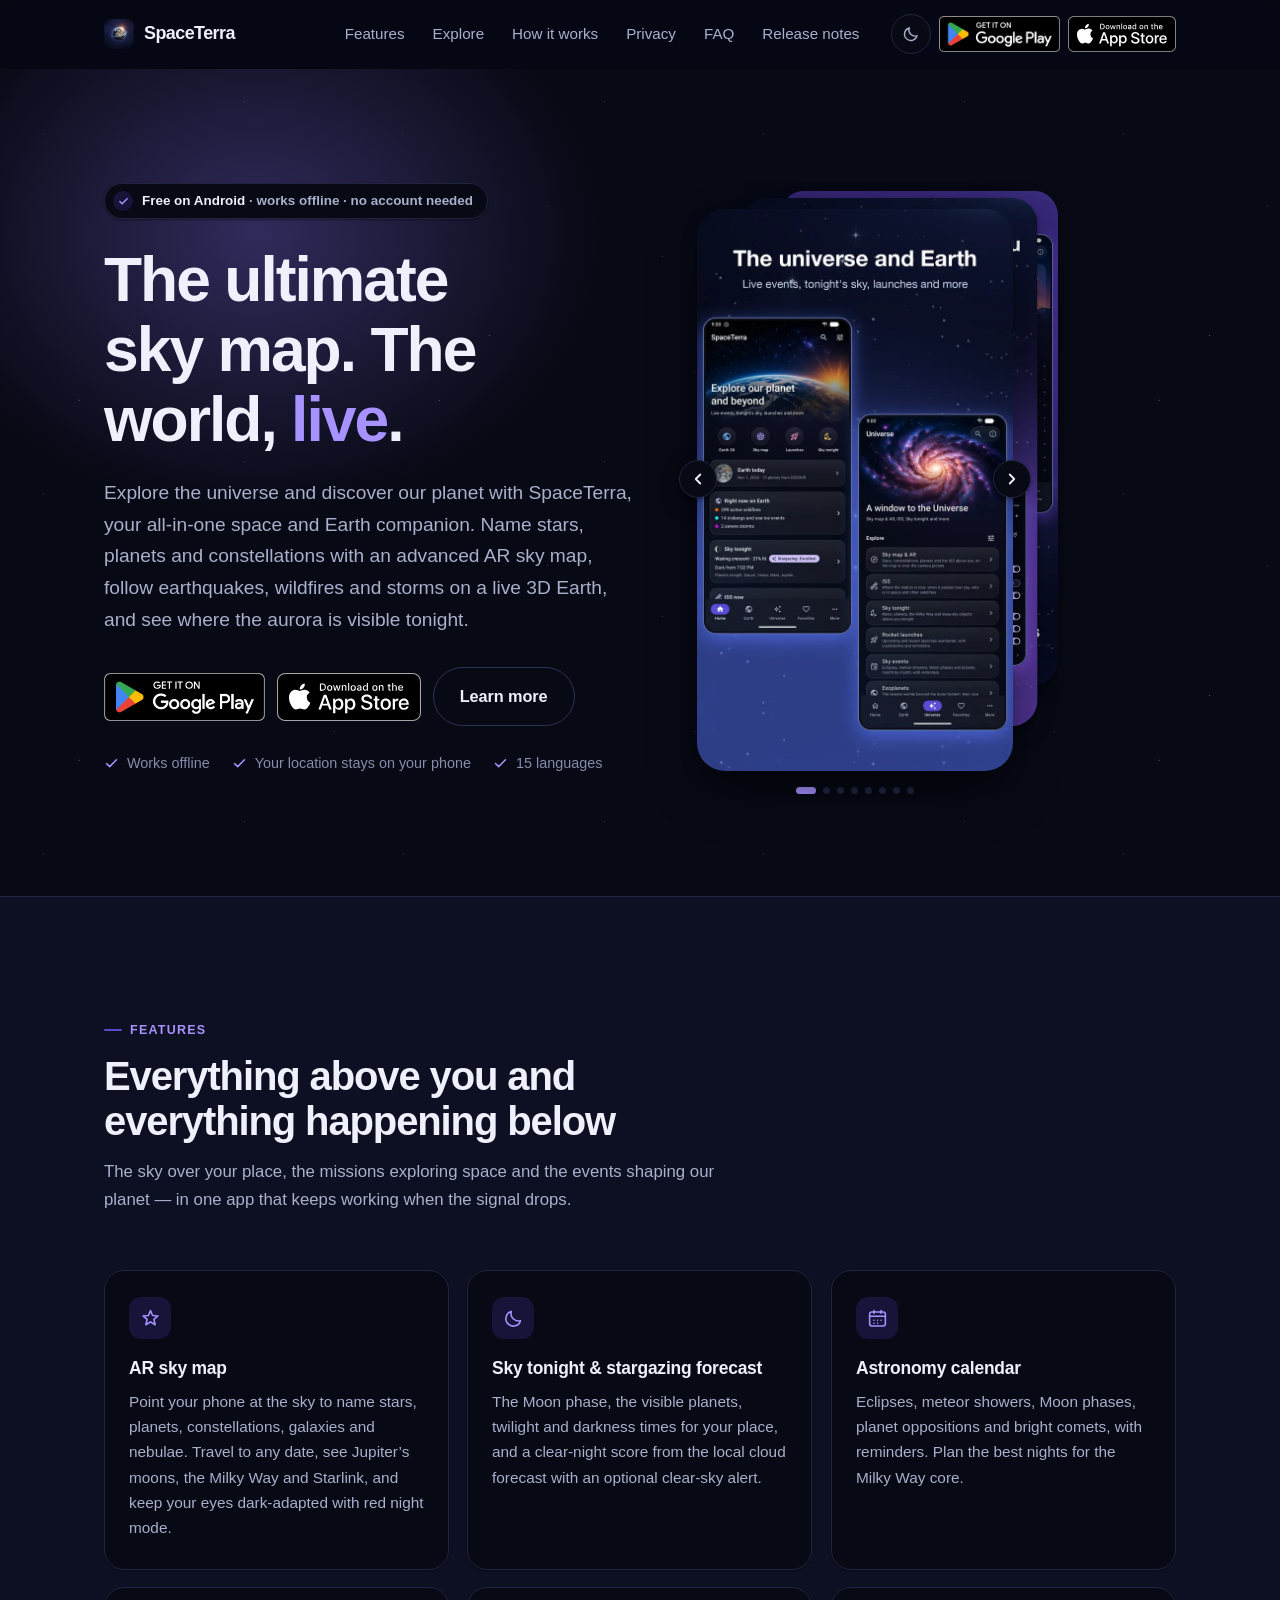
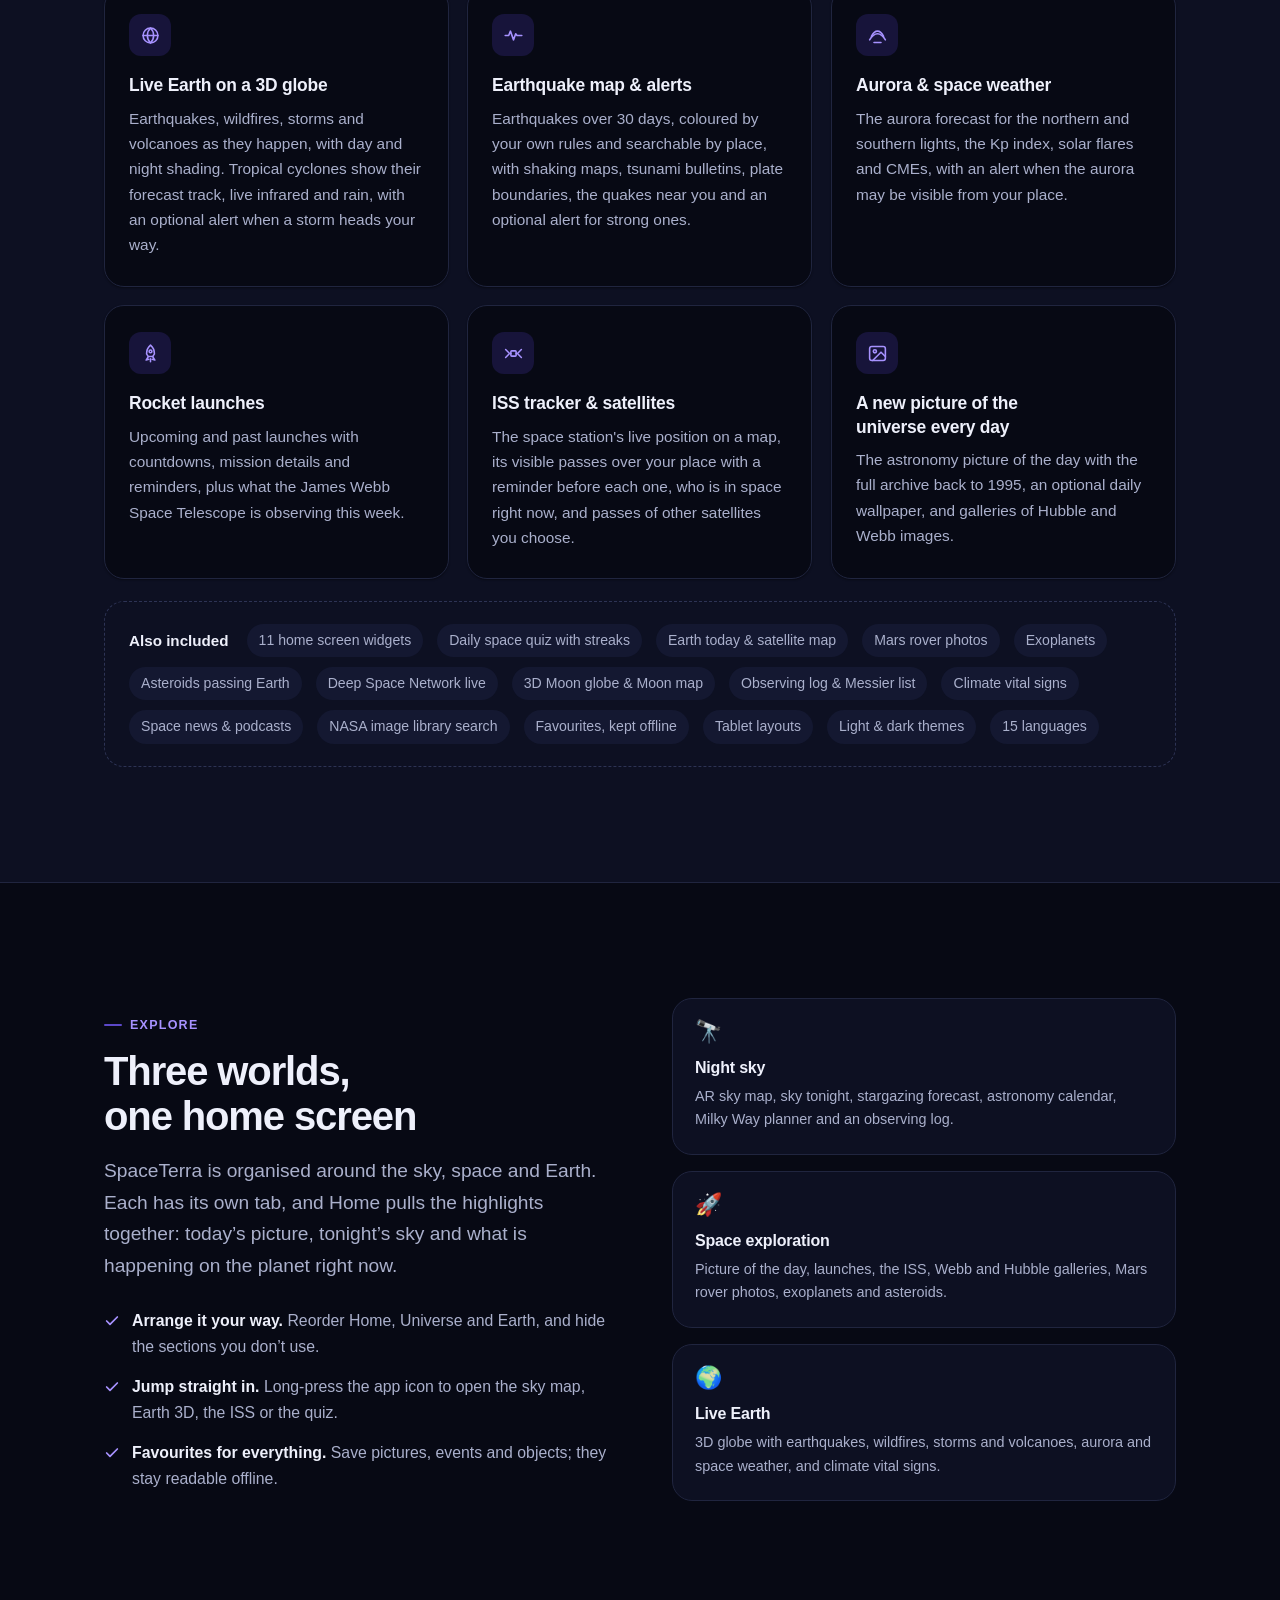
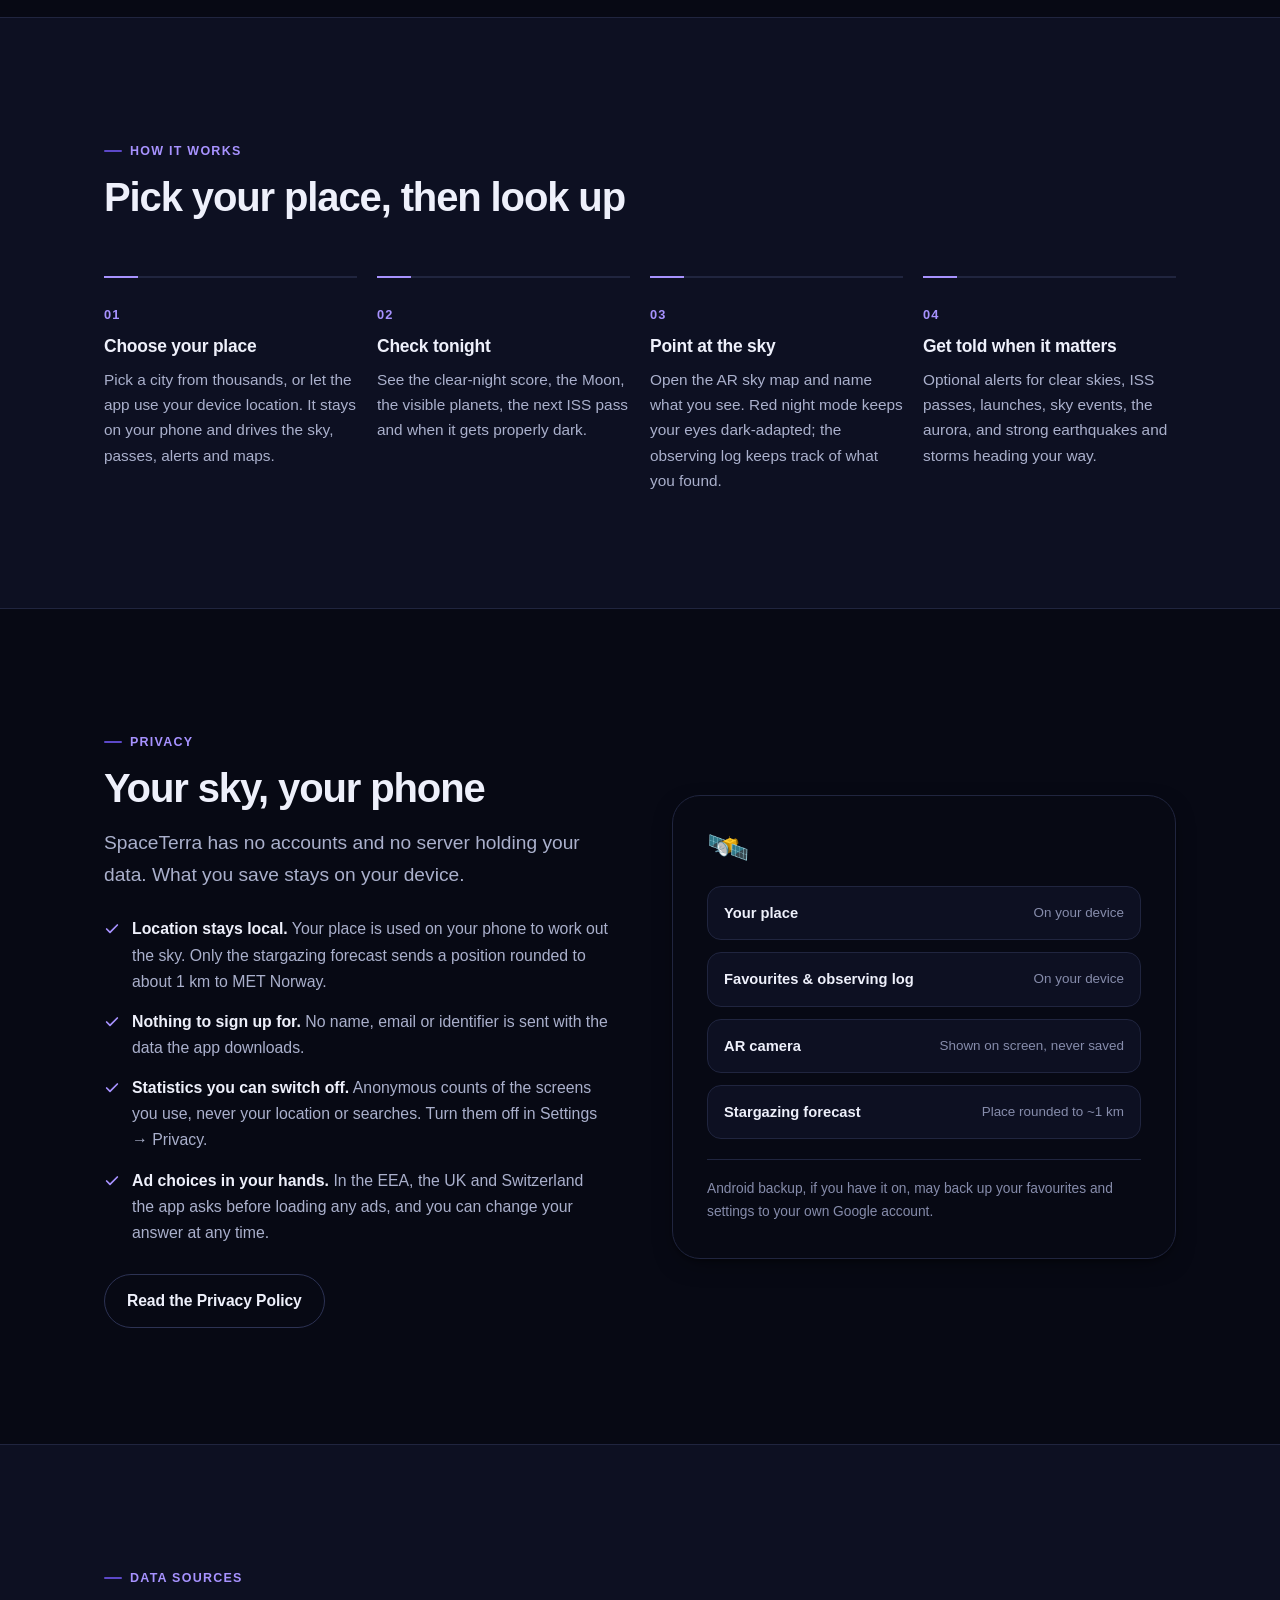
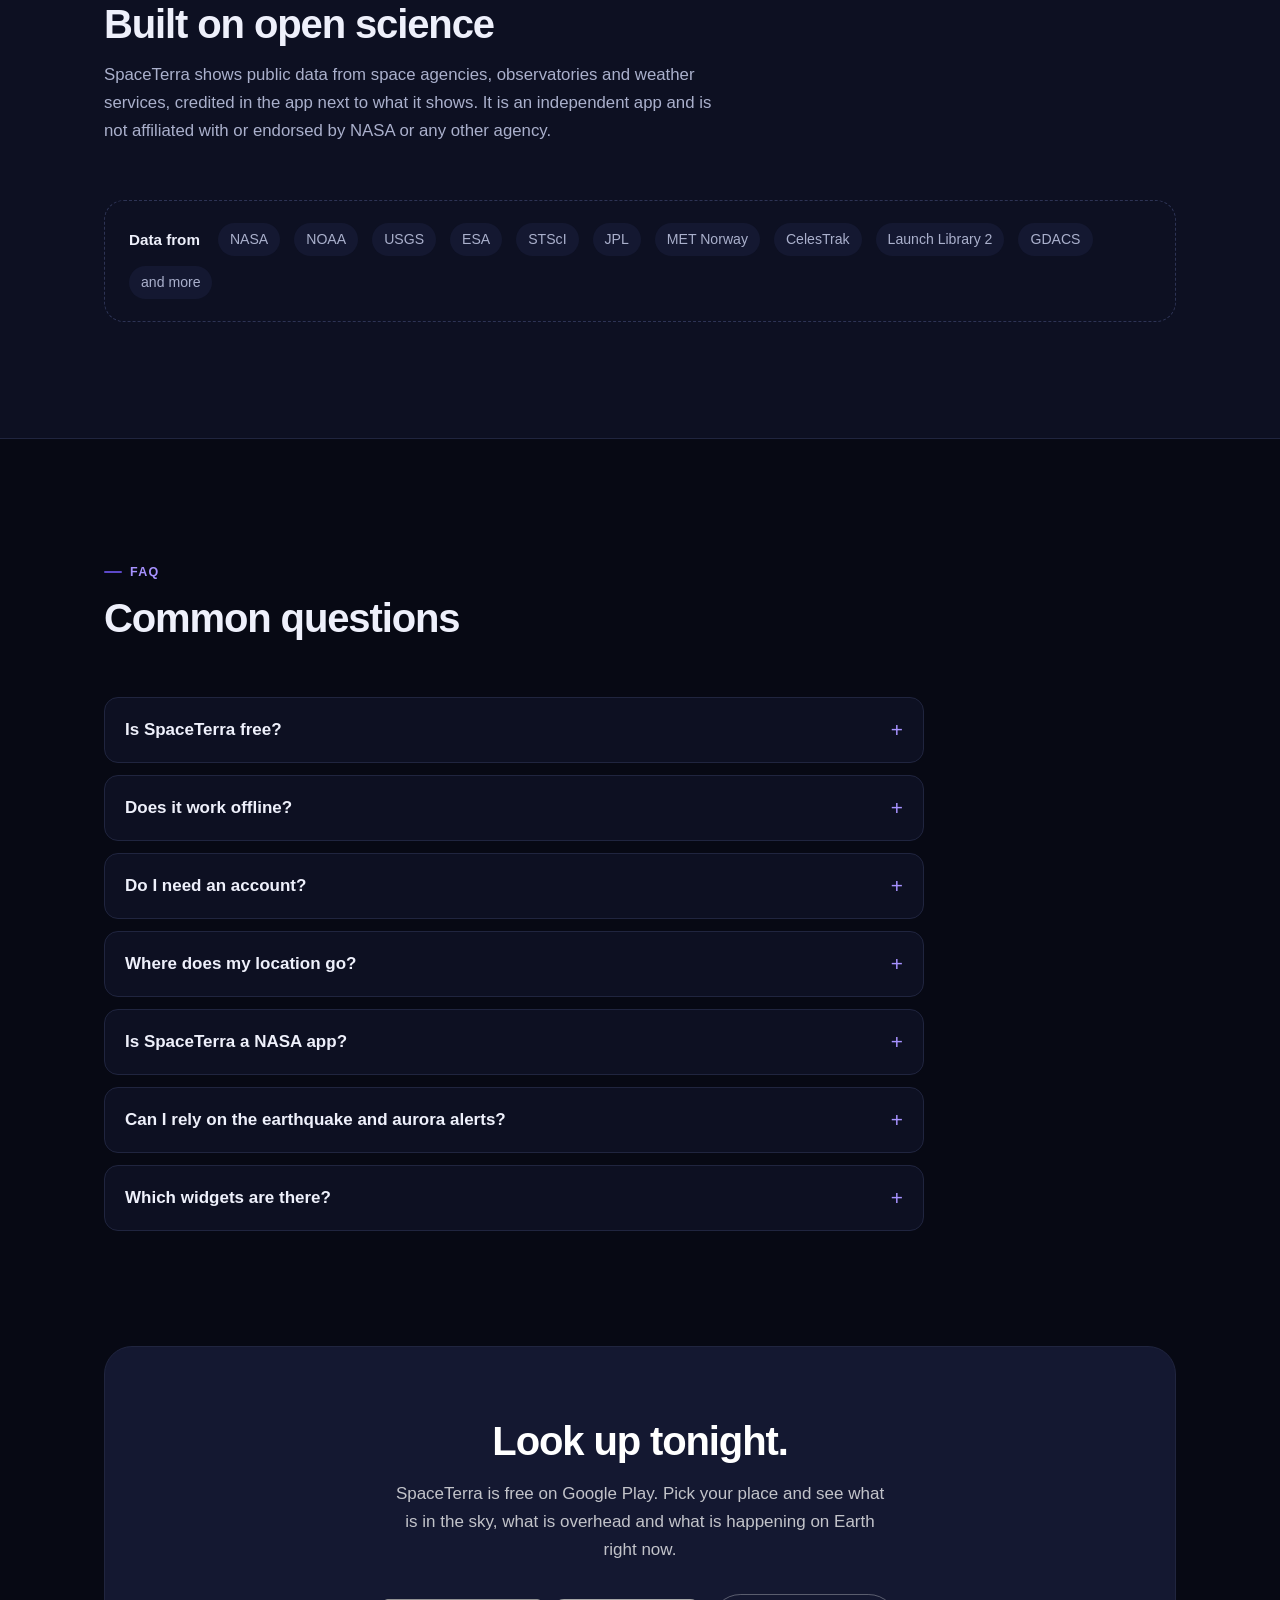
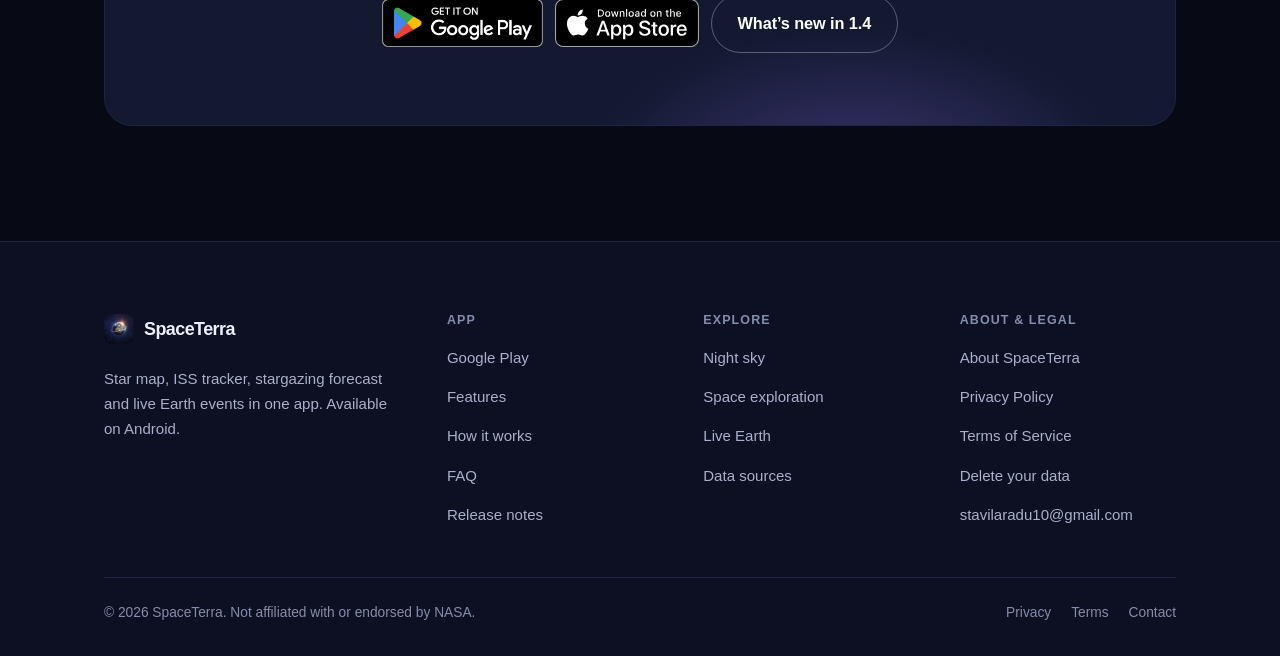
<file: index.html>
<!doctype html>
<html lang="en" data-theme="dark">
<head>
<meta charset="utf-8">
<meta name="viewport" content="width=device-width, initial-scale=1">
<title>SpaceTerra: AR Sky Map &amp; Live 3D Earth for Android</title>
<meta name="description" content="SpaceTerra is a free Android app: an advanced AR sky map, a live 3D Earth with earthquakes, wildfires and storms, the aurora, tonight's stargazing forecast, rocket launches, the ISS and exoplanets. Works offline.">
<link rel="canonical" href="https://radustavila.github.io/SpaceTerra-Web/">
<meta name="theme-color" content="#070914">
<meta name="robots" content="index, follow">

<meta property="og:type" content="website">
<meta property="og:site_name" content="SpaceTerra">
<meta property="og:url" content="https://radustavila.github.io/SpaceTerra-Web/">
<meta property="og:title" content="SpaceTerra: AR Sky Map &amp; Live 3D Earth for Android">
<meta property="og:description" content="SpaceTerra is a free Android app: an advanced AR sky map, a live 3D Earth with earthquakes, wildfires and storms, the aurora, tonight's stargazing forecast, rocket launches, the ISS and exoplanets. Works offline.">
<meta property="og:image" content="https://radustavila.github.io/SpaceTerra-Web/assets/img/spaceterra-icon-512.png">
<meta name="twitter:card" content="summary">

<link rel="icon" href="favicon.ico" sizes="48x48">
<link rel="icon" href="assets/img/favicon-96.png" sizes="96x96" type="image/png">
<link rel="icon" href="assets/img/favicon-48.png" sizes="48x48" type="image/png">
<link rel="icon" href="assets/img/favicon-32.png" sizes="32x32" type="image/png">
<link rel="icon" href="assets/img/spaceterra-icon-192.png" sizes="192x192">
<link rel="apple-touch-icon" href="assets/img/apple-touch-icon.png">
<link rel="manifest" href="site.webmanifest">
<link rel="stylesheet" href="assets/css/styles.css?v=d0ab299f">

<script>
  // Applied before first paint so there is no theme flash. Dark unless the
  // visitor picked light with the toggle.
  (function () {
    try {
      var saved = localStorage.getItem('spaceterra-theme');
      document.documentElement.setAttribute('data-theme', saved === 'light' ? 'light' : 'dark');
      document.documentElement.classList.add('js');
    } catch (e) {}
  })();
</script>

<script type="application/ld+json">
{
  "@context": "https://schema.org",
  "@type": "SoftwareApplication",
  "name": "SpaceTerra: Star Map & Earth",
  "operatingSystem": "Android 8.0 or later",
  "applicationCategory": "EducationalApplication",
  "description": "An advanced AR sky map and a live 3D Earth, with stargazing, the aurora, launches, the ISS and exoplanets, in one offline-first Android app.",
  "featureList": [
    "AR sky map that names stars, planets, constellations, galaxies and nebulae, at any date",
    "Sky tonight, stargazing forecast and astronomy calendar with reminders",
    "3D Earth globe with live earthquakes, wildfires, tropical cyclones and volcanoes",
    "Earthquake shaking maps, tsunami bulletins and alerts for quakes and storms near you",
    "Aurora forecast, Kp index and space weather",
    "Rocket launches with countdowns and reminders",
    "Live ISS position, visible passes and other satellites",
    "Exoplanets, astronomy picture of the day and space news",
    "Home screen widgets and a daily space quiz",
    "Works offline"
  ],
  "url": "https://radustavila.github.io/SpaceTerra-Web/",
  "installUrl": "https://play.google.com/store/apps/details?id=com.radustavila.spaceterra",
  "downloadUrl": "https://play.google.com/store/apps/details?id=com.radustavila.spaceterra",
  "image": "https://radustavila.github.io/SpaceTerra-Web/assets/img/spaceterra-icon-512.png",
  "offers": { "@type": "Offer", "price": "0", "priceCurrency": "USD" }
}
</script>
</head>

<body>
<a class="skip-link" href="#main">Skip to content</a>

<header class="site-header">
  <div class="wrap">
    <nav class="nav" aria-label="Main">
      <a class="brand" href="./">
        <img src="assets/img/spaceterra-icon-192.png" alt="" width="30" height="30">
        SpaceTerra
      </a>

      <ul class="nav-links">
        <li><a href="./#features">Features</a></li>
        <li><a href="./#explore">Explore</a></li>
        <li><a href="./#how">How it works</a></li>
        <li><a href="./#privacy">Privacy</a></li>
        <li><a href="./#faq">FAQ</a></li>
        <li><a href="./release-notes/">Release notes</a></li>
      </ul>

      <div class="nav-actions">
        <button class="icon-btn theme-toggle" type="button" data-theme-toggle aria-pressed="true" aria-label="Switch to light theme">
          <svg class="sun" width="18" height="18" viewBox="0 0 24 24" fill="none" stroke="currentColor" stroke-width="1.8" stroke-linecap="round" aria-hidden="true"><circle cx="12" cy="12" r="4.2"/><path d="M12 3v2M12 19v2M3 12h2M19 12h2M5.6 5.6l1.4 1.4M17 17l1.4 1.4M18.4 5.6L17 7M7 17l-1.4 1.4"/></svg>
          <svg class="moon" width="18" height="18" viewBox="0 0 24 24" fill="none" stroke="currentColor" stroke-width="1.8" stroke-linecap="round" aria-hidden="true"><path d="M20 14.5A8.5 8.5 0 019.5 4a8.5 8.5 0 1010.5 10.5z"/></svg>
        </button>

        <button class="icon-btn nav-toggle" type="button" data-nav-toggle aria-expanded="false" aria-controls="nav-panel" aria-label="Open menu">
          <svg width="18" height="18" viewBox="0 0 24 24" fill="none" stroke="currentColor" stroke-width="1.9" stroke-linecap="round" aria-hidden="true"><path d="M4 7h16M4 12h16M4 17h16"/></svg>
        </button>

        <a class="store-badge store-badge--sm" href="https://play.google.com/store/apps/details?id=com.radustavila.spaceterra" target="_blank" rel="noopener"><img src="assets/img/badges/google-play.png" alt="Get it on Google Play" width="121" height="36"></a>
        <a class="store-badge store-badge--sm" data-app-store><img src="assets/img/badges/app-store.svg" alt="Download on the App Store" width="108" height="36"></a>
      </div>
    </nav>

    <div class="nav-panel" id="nav-panel" data-open="false">
      <ul>
        <li><a href="./#features">Features</a></li>
        <li><a href="./#explore">Explore</a></li>
        <li><a href="./#how">How it works</a></li>
        <li><a href="./#privacy">Your privacy</a></li>
        <li><a href="./#faq">FAQ</a></li>
        <li><a href="./release-notes/">Release notes</a></li>
        <li><a href="./about/">About</a></li>
        <li><a href="./privacy/">Privacy Policy</a></li>
        <li><a href="./terms/">Terms of Service</a></li>
      </ul>
      <a class="store-badge" href="https://play.google.com/store/apps/details?id=com.radustavila.spaceterra" target="_blank" rel="noopener"><img src="assets/img/badges/google-play.png" alt="Get it on Google Play" width="161" height="48"></a>
      <a class="store-badge" data-app-store><img src="assets/img/badges/app-store.svg" alt="Download on the App Store" width="144" height="48"></a>
    </div>
  </div>
</header>

<main id="main">

  <!-- Shown only for visitors redirected here from a URL that does not exist (see 404.html) -->
  <div class="wrap" id="notfound" hidden>
    <div class="notice" role="status">
      <svg class="notice-icon" width="18" height="18" viewBox="0 0 24 24" fill="none" stroke="currentColor" stroke-width="2" stroke-linecap="round" aria-hidden="true"><circle cx="12" cy="12" r="9"/><path d="M12 8v4.5M12 16h.01"/></svg>
      <p>
        The page <code data-notfound-path></code> doesn’t exist — you’ve been redirected
        to the home page.
      </p>
      <button class="notice-close" type="button" data-notfound-dismiss aria-label="Dismiss this message">
        <svg width="15" height="15" viewBox="0 0 24 24" fill="none" stroke="currentColor" stroke-width="2.2" stroke-linecap="round" aria-hidden="true"><path d="M6 6l12 12M18 6L6 18"/></svg>
      </button>
    </div>
  </div>

  <!-- ================= HERO ================= -->
  <section class="hero">
    <div class="wrap">
      <div class="hero-grid">
        <div>
          <span class="pill">
            <span class="dot" aria-hidden="true">
              <svg width="11" height="11" viewBox="0 0 24 24" fill="none" stroke="currentColor" stroke-width="3" stroke-linecap="round" stroke-linejoin="round"><path d="M20 6L9 17l-5-5"/></svg>
            </span>
            <span><b>Free on Android</b> · works offline · no account needed</span>
          </span>

          <h1>The ultimate sky map. The world, <em>live</em>.</h1>

          <p class="lede">
            Explore the universe and discover our planet with SpaceTerra, your all-in-one
            space and Earth companion. Name stars, planets and constellations with an
            advanced AR sky map, follow earthquakes, wildfires and storms on a live 3D
            Earth, and see where the aurora is visible tonight.
          </p>

          <div class="btn-row">
            <a class="store-badge" href="https://play.google.com/store/apps/details?id=com.radustavila.spaceterra" target="_blank" rel="noopener"><img src="assets/img/badges/google-play.png" alt="Get it on Google Play" width="161" height="48"></a>
            <a class="store-badge" data-app-store><img src="assets/img/badges/app-store.svg" alt="Download on the App Store" width="144" height="48"></a>
            <a class="btn btn--ghost btn--lg" href="#features">Learn more</a>
          </div>

          <ul class="hero-meta">
            <li>
              <svg width="15" height="15" viewBox="0 0 24 24" fill="none" stroke="currentColor" stroke-width="2.4" stroke-linecap="round" stroke-linejoin="round" aria-hidden="true"><path d="M20 6L9 17l-5-5"/></svg>
              Works offline
            </li>
            <li>
              <svg width="15" height="15" viewBox="0 0 24 24" fill="none" stroke="currentColor" stroke-width="2.4" stroke-linecap="round" stroke-linejoin="round" aria-hidden="true"><path d="M20 6L9 17l-5-5"/></svg>
              Your location stays on your phone
            </li>
            <li>
              <svg width="15" height="15" viewBox="0 0 24 24" fill="none" stroke="currentColor" stroke-width="2.4" stroke-linecap="round" stroke-linejoin="round" aria-hidden="true"><path d="M20 6L9 17l-5-5"/></svg>
              15 languages
            </li>
          </ul>
        </div>

        <!-- App screenshots carousel -->
        <div class="showcase" data-showcase>
          <ul class="showcase-track" data-showcase-track>
            <li class="showcase-slide">
              <img src="assets/img/screenshots/home.webp" width="640" height="1138" alt="Home screen with Earth today, live events on Earth, sky tonight and quick actions" loading="eager">
            </li>
            <li class="showcase-slide">
              <img src="assets/img/screenshots/sky-map.webp" width="640" height="1138" alt="Sky map naming stars, planets and constellations, with its settings sheet" loading="lazy">
            </li>
            <li class="showcase-slide">
              <img src="assets/img/screenshots/night-sky.webp" width="640" height="1138" alt="Sky tonight with the stargazing forecast, twilight times, Moon phase and the Milky Way planner" loading="lazy">
            </li>
            <li class="showcase-slide">
              <img src="assets/img/screenshots/iss-aurora.webp" width="640" height="1138" alt="ISS tracker with the station's position and passes, next to the aurora and space weather screen" loading="lazy">
            </li>
            <li class="showcase-slide">
              <img src="assets/img/screenshots/earth-3d.webp" width="640" height="1138" alt="3D Earth globe with live wildfires, storms and earthquakes, and a typhoon's details" loading="lazy">
            </li>
            <li class="showcase-slide">
              <img src="assets/img/screenshots/earthquakes.webp" width="640" height="1138" alt="Live Earth events list of recent earthquakes, searchable by place" loading="lazy">
            </li>
            <li class="showcase-slide">
              <img src="assets/img/screenshots/launches.webp" width="640" height="1138" alt="Upcoming rocket launches with countdowns, and the newest exoplanets" loading="lazy">
            </li>
            <li class="showcase-slide">
              <img src="assets/img/screenshots/galleries.webp" width="640" height="1138" alt="Universe galleries of Hubble and Webb galaxies, nebulae and black holes" loading="lazy">
            </li>
          </ul>

          <button type="button" class="showcase-arrow showcase-arrow--prev" data-showcase-prev aria-label="Previous screenshot">
            <svg width="18" height="18" viewBox="0 0 24 24" fill="none" stroke="currentColor" stroke-width="2.4" stroke-linecap="round" stroke-linejoin="round"><path d="M15 18l-6-6 6-6"/></svg>
          </button>
          <button type="button" class="showcase-arrow showcase-arrow--next" data-showcase-next aria-label="Next screenshot">
            <svg width="18" height="18" viewBox="0 0 24 24" fill="none" stroke="currentColor" stroke-width="2.4" stroke-linecap="round" stroke-linejoin="round"><path d="M9 18l6-6-6-6"/></svg>
          </button>

          <div class="showcase-dots" data-showcase-dots role="tablist" aria-label="Screenshot navigation"></div>
        </div>
      </div>
    </div>
  </section>

  <!-- ================= FEATURES ================= -->
  <section class="section section--tint" id="features">
    <div class="wrap">
      <div class="section-head reveal">
        <span class="eyebrow">Features</span>
        <h2>Everything above you and everything happening below</h2>
        <p>
          The sky over your place, the missions exploring space and the events shaping
          our planet — in one app that keeps working when the signal drops.
        </p>
      </div>

      <div class="grid">
        <article class="card reveal">
          <div class="card-icon" aria-hidden="true">
            <svg width="21" height="21" viewBox="0 0 24 24" fill="none" stroke="currentColor" stroke-width="1.8" stroke-linecap="round" stroke-linejoin="round"><path d="M12 3l2.4 5.6 6.1.5-4.6 4 1.4 6-5.3-3.2-5.3 3.2 1.4-6-4.6-4 6.1-.5z"/></svg>
          </div>
          <h3>AR sky map</h3>
          <p>Point your phone at the sky to name stars, planets, constellations, galaxies and nebulae. Travel to any date, see Jupiter’s moons, the Milky Way and Starlink, and keep your eyes dark-adapted with red night mode.</p>
        </article>

        <article class="card reveal">
          <div class="card-icon" aria-hidden="true">
            <svg width="21" height="21" viewBox="0 0 24 24" fill="none" stroke="currentColor" stroke-width="1.8" stroke-linecap="round" stroke-linejoin="round"><path d="M20 14.5A8.5 8.5 0 019.5 4a8.5 8.5 0 1010.5 10.5z"/></svg>
          </div>
          <h3>Sky tonight &amp; stargazing forecast</h3>
          <p>The Moon phase, the visible planets, twilight and darkness times for your place, and a clear-night score from the local cloud forecast with an optional clear-sky alert.</p>
        </article>

        <article class="card reveal">
          <div class="card-icon" aria-hidden="true">
            <svg width="21" height="21" viewBox="0 0 24 24" fill="none" stroke="currentColor" stroke-width="1.8" stroke-linecap="round" stroke-linejoin="round"><rect x="3" y="4.5" width="18" height="16" rx="2.5"/><path d="M3 9.5h18M8 3v3M16 3v3"/><path d="M8 14h.01M12 14h.01M16 14h.01M8 17.5h.01M12 17.5h.01"/></svg>
          </div>
          <h3>Astronomy calendar</h3>
          <p>Eclipses, meteor showers, Moon phases, planet oppositions and bright comets, with reminders. Plan the best nights for the Milky Way core.</p>
        </article>

        <article class="card reveal">
          <div class="card-icon" aria-hidden="true">
            <svg width="21" height="21" viewBox="0 0 24 24" fill="none" stroke="currentColor" stroke-width="1.8" stroke-linecap="round" stroke-linejoin="round"><circle cx="12" cy="12" r="8.5"/><path d="M3.5 12h17M12 3.5c2.4 2.4 3.6 5.2 3.6 8.5s-1.2 6.1-3.6 8.5c-2.4-2.4-3.6-5.2-3.6-8.5s1.2-6.1 3.6-8.5z"/></svg>
          </div>
          <h3>Live Earth on a 3D globe</h3>
          <p>Earthquakes, wildfires, storms and volcanoes as they happen, with day and night shading. Tropical cyclones show their forecast track, live infrared and rain, with an optional alert when a storm heads your way.</p>
        </article>

        <article class="card reveal">
          <div class="card-icon" aria-hidden="true">
            <svg width="21" height="21" viewBox="0 0 24 24" fill="none" stroke="currentColor" stroke-width="1.8" stroke-linecap="round" stroke-linejoin="round"><path d="M2.5 12h4l2-5 3.5 10 2.5-7 1.5 2h5.5"/></svg>
          </div>
          <h3>Earthquake map &amp; alerts</h3>
          <p>Earthquakes over 30 days, coloured by your own rules and searchable by place, with shaking maps, tsunami bulletins, plate boundaries, the quakes near you and an optional alert for strong ones.</p>
        </article>

        <article class="card reveal">
          <div class="card-icon" aria-hidden="true">
            <svg width="21" height="21" viewBox="0 0 24 24" fill="none" stroke="currentColor" stroke-width="1.8" stroke-linecap="round" stroke-linejoin="round"><path d="M3 17c3-5 6-7 9-7s6 2 9 7"/><path d="M5 13c2-4 4.5-6 7-6s5 2 7 6"/><path d="M8 20h8"/></svg>
          </div>
          <h3>Aurora &amp; space weather</h3>
          <p>The aurora forecast for the northern and southern lights, the Kp index, solar flares and CMEs, with an alert when the aurora may be visible from your place.</p>
        </article>

        <article class="card reveal">
          <div class="card-icon" aria-hidden="true">
            <svg width="21" height="21" viewBox="0 0 24 24" fill="none" stroke="currentColor" stroke-width="1.8" stroke-linecap="round" stroke-linejoin="round"><path d="M12 2.5c3 2.5 4.5 6 4.5 10l-2 3h-5l-2-3c0-4 1.5-7.5 4.5-10z"/><circle cx="12" cy="9.5" r="1.6"/><path d="M9.5 15.5L7 19.5l3-1M14.5 15.5l2.5 4-3-1M12 18v3.5"/></svg>
          </div>
          <h3>Rocket launches</h3>
          <p>Upcoming and past launches with countdowns, mission details and reminders, plus what the James Webb Space Telescope is observing this week.</p>
        </article>

        <article class="card reveal">
          <div class="card-icon" aria-hidden="true">
            <svg width="21" height="21" viewBox="0 0 24 24" fill="none" stroke="currentColor" stroke-width="1.8" stroke-linecap="round" stroke-linejoin="round"><rect x="9" y="9" width="6" height="6" rx="1"/><path d="M3 7.5l4.5 4.5L3 16.5M21 7.5L16.5 12l4.5 4.5M7.5 12H9M15 12h1.5"/></svg>
          </div>
          <h3>ISS tracker &amp; satellites</h3>
          <p>The space station's live position on a map, its visible passes over your place with a reminder before each one, who is in space right now, and passes of other satellites you choose.</p>
        </article>

        <article class="card reveal">
          <div class="card-icon" aria-hidden="true">
            <svg width="21" height="21" viewBox="0 0 24 24" fill="none" stroke="currentColor" stroke-width="1.8" stroke-linecap="round" stroke-linejoin="round"><rect x="3" y="4" width="18" height="16" rx="2.5"/><circle cx="9" cy="9.5" r="1.8"/><path d="M21 15.5l-5-5-9.5 9.5"/></svg>
          </div>
          <h3>A new picture of the universe every day</h3>
          <p>The astronomy picture of the day with the full archive back to 1995, an optional daily wallpaper, and galleries of Hubble and Webb images.</p>
        </article>
      </div>

      <div class="extras reveal">
        <strong>Also included</strong>
        <span>11 home screen widgets</span>
        <span>Daily space quiz with streaks</span>
        <span>Earth today &amp; satellite map</span>
        <span>Mars rover photos</span>
        <span>Exoplanets</span>
        <span>Asteroids passing Earth</span>
        <span>Deep Space Network live</span>
        <span>3D Moon globe &amp; Moon map</span>
        <span>Observing log &amp; Messier list</span>
        <span>Climate vital signs</span>
        <span>Space news &amp; podcasts</span>
        <span>NASA image library search</span>
        <span>Favourites, kept offline</span>
        <span>Tablet layouts</span>
        <span>Light &amp; dark themes</span>
        <span>15 languages</span>
      </div>
    </div>
  </section>

  <!-- ================= EXPLORE ================= -->
  <section class="section" id="explore">
    <div class="wrap">
      <div class="split">
        <div class="reveal">
          <span class="eyebrow">Explore</span>
          <h2>Three worlds, one home screen</h2>
          <p class="lede" style="margin-top:16px">
            SpaceTerra is organised around the sky, space and Earth. Each has its own
            tab, and Home pulls the highlights together: today’s picture, tonight’s sky
            and what is happening on the planet right now.
          </p>

          <ul class="checks">
            <li>
              <svg width="16" height="16" viewBox="0 0 24 24" fill="none" stroke="currentColor" stroke-width="2.6" stroke-linecap="round" stroke-linejoin="round" aria-hidden="true"><path d="M20 6L9 17l-5-5"/></svg>
              <span><b>Arrange it your way.</b> Reorder Home, Universe and Earth, and hide the sections you don’t use.</span>
            </li>
            <li>
              <svg width="16" height="16" viewBox="0 0 24 24" fill="none" stroke="currentColor" stroke-width="2.6" stroke-linecap="round" stroke-linejoin="round" aria-hidden="true"><path d="M20 6L9 17l-5-5"/></svg>
              <span><b>Jump straight in.</b> Long-press the app icon to open the sky map, Earth 3D, the ISS or the quiz.</span>
            </li>
            <li>
              <svg width="16" height="16" viewBox="0 0 24 24" fill="none" stroke="currentColor" stroke-width="2.6" stroke-linecap="round" stroke-linejoin="round" aria-hidden="true"><path d="M20 6L9 17l-5-5"/></svg>
              <span><b>Favourites for everything.</b> Save pictures, events and objects; they stay readable offline.</span>
            </li>
          </ul>
        </div>

        <div class="cases reveal">
          <article class="case" id="sky">
            <div class="glyph" aria-hidden="true">🔭</div>
            <h3>Night sky</h3>
            <p>AR sky map, sky tonight, stargazing forecast, astronomy calendar, Milky Way planner and an observing log.</p>
          </article>
          <article class="case" id="space">
            <div class="glyph" aria-hidden="true">🚀</div>
            <h3>Space exploration</h3>
            <p>Picture of the day, launches, the ISS, Webb and Hubble galleries, Mars rover photos, exoplanets and asteroids.</p>
          </article>
          <article class="case" id="earth">
            <div class="glyph" aria-hidden="true">🌍</div>
            <h3>Live Earth</h3>
            <p>3D globe with earthquakes, wildfires, storms and volcanoes, aurora and space weather, and climate vital signs.</p>
          </article>
        </div>
      </div>
    </div>
  </section>

  <!-- ================= HOW IT WORKS ================= -->
  <section class="section section--tint" id="how">
    <div class="wrap">
      <div class="section-head reveal">
        <span class="eyebrow">How it works</span>
        <h2>Pick your place, then look up</h2>
      </div>

      <div class="steps">
        <div class="step reveal">
          <span class="num"></span>
          <h3>Choose your place</h3>
          <p>Pick a city from thousands, or let the app use your device location. It stays on your phone and drives the sky, passes, alerts and maps.</p>
        </div>
        <div class="step reveal">
          <span class="num"></span>
          <h3>Check tonight</h3>
          <p>See the clear-night score, the Moon, the visible planets, the next ISS pass and when it gets properly dark.</p>
        </div>
        <div class="step reveal">
          <span class="num"></span>
          <h3>Point at the sky</h3>
          <p>Open the AR sky map and name what you see. Red night mode keeps your eyes dark-adapted; the observing log keeps track of what you found.</p>
        </div>
        <div class="step reveal">
          <span class="num"></span>
          <h3>Get told when it matters</h3>
          <p>Optional alerts for clear skies, ISS passes, launches, sky events, the aurora, and strong earthquakes and storms heading your way.</p>
        </div>
      </div>
    </div>
  </section>

  <!-- ================= PRIVACY ================= -->
  <section class="section" id="privacy">
    <div class="wrap">
      <div class="split">
        <div class="reveal">
          <span class="eyebrow">Privacy</span>
          <h2>Your sky, your phone</h2>
          <p class="lede" style="margin-top:16px">
            SpaceTerra has no accounts and no server holding your data. What you save
            stays on your device.
          </p>

          <ul class="checks">
            <li>
              <svg width="16" height="16" viewBox="0 0 24 24" fill="none" stroke="currentColor" stroke-width="2.6" stroke-linecap="round" stroke-linejoin="round" aria-hidden="true"><path d="M20 6L9 17l-5-5"/></svg>
              <span><b>Location stays local.</b> Your place is used on your phone to work out the sky. Only the stargazing forecast sends a position rounded to about 1 km to MET Norway.</span>
            </li>
            <li>
              <svg width="16" height="16" viewBox="0 0 24 24" fill="none" stroke="currentColor" stroke-width="2.6" stroke-linecap="round" stroke-linejoin="round" aria-hidden="true"><path d="M20 6L9 17l-5-5"/></svg>
              <span><b>Nothing to sign up for.</b> No name, email or identifier is sent with the data the app downloads.</span>
            </li>
            <li>
              <svg width="16" height="16" viewBox="0 0 24 24" fill="none" stroke="currentColor" stroke-width="2.6" stroke-linecap="round" stroke-linejoin="round" aria-hidden="true"><path d="M20 6L9 17l-5-5"/></svg>
              <span><b>Statistics you can switch off.</b> Anonymous counts of the screens you use, never your location or searches. Turn them off in Settings → Privacy.</span>
            </li>
            <li>
              <svg width="16" height="16" viewBox="0 0 24 24" fill="none" stroke="currentColor" stroke-width="2.6" stroke-linecap="round" stroke-linejoin="round" aria-hidden="true"><path d="M20 6L9 17l-5-5"/></svg>
              <span><b>Ad choices in your hands.</b> In the EEA, the UK and Switzerland the app asks before loading any ads, and you can change your answer at any time.</span>
            </li>
          </ul>

          <div class="btn-row" style="margin-top:28px">
            <a class="btn btn--ghost" href="privacy/">Read the Privacy Policy</a>
          </div>
        </div>

        <div class="info-panel reveal">
          <div class="glyph" aria-hidden="true">🛰️</div>
          <div class="info-flow">
            <div class="info-row">
              <span class="k">Your place</span>
              <span class="v">On your device</span>
            </div>
            <div class="info-row">
              <span class="k">Favourites &amp; observing log</span>
              <span class="v">On your device</span>
            </div>
            <div class="info-row">
              <span class="k">AR camera</span>
              <span class="v">Shown on screen, never saved</span>
            </div>
            <div class="info-row">
              <span class="k">Stargazing forecast</span>
              <span class="v">Place rounded to ~1 km</span>
            </div>
          </div>

          <p class="info-note">
            Android backup, if you have it on, may back up your favourites and
            settings to your own Google account.
          </p>
        </div>
      </div>
    </div>
  </section>

  <!-- ================= DATA SOURCES ================= -->
  <section class="section section--tint" id="sources">
    <div class="wrap">
      <div class="section-head reveal">
        <span class="eyebrow">Data sources</span>
        <h2>Built on open science</h2>
        <p>
          SpaceTerra shows public data from space agencies, observatories and weather
          services, credited in the app next to what it shows. It is an independent app
          and is not affiliated with or endorsed by NASA or any other agency.
        </p>
      </div>

      <div class="extras reveal">
        <strong>Data from</strong>
        <span>NASA</span>
        <span>NOAA</span>
        <span>USGS</span>
        <span>ESA</span>
        <span>STScI</span>
        <span>JPL</span>
        <span>MET Norway</span>
        <span>CelesTrak</span>
        <span>Launch Library 2</span>
        <span>GDACS</span>
        <span>and more</span>
      </div>
    </div>
  </section>

  <!-- ================= FAQ ================= -->
  <section class="section" id="faq">
    <div class="wrap">
      <div class="section-head reveal">
        <span class="eyebrow">FAQ</span>
        <h2>Common questions</h2>
      </div>

      <div class="faq">
        <details>
          <summary>Is SpaceTerra free?</summary>
          <div class="faq-a">
            <p>Yes. SpaceTerra is free on Google Play. Once you have used it for a few days, some screens show a small banner ad, which funds its development. You can remove the ads in Settings with a subscription or a one-time purchase.</p>
          </div>
        </details>
        <details>
          <summary>Does it work offline?</summary>
          <div class="faq-a">
            <p>Yes. What you have already seen stays on your phone, so screens open fast and stay readable without a connection. The star map, all sky calculations, the Moon map and the quiz work fully offline. New pictures, events and forecasts need internet.</p>
          </div>
        </details>
        <details>
          <summary>Do I need an account?</summary>
          <div class="faq-a">
            <p>No. There is no SpaceTerra account: no sign-up, no username, no password.</p>
          </div>
        </details>
        <details>
          <summary>Where does my location go?</summary>
          <div class="faq-a">
            <p>Nowhere but your phone. The place you pick, or your device location if you allow it, is used on your device to work out the sky, passes, alerts and maps. Only the stargazing forecast sends MET Norway your place rounded to about 1 km. <a href="privacy/">Read the Privacy Policy</a>.</p>
          </div>
        </details>
        <details>
          <summary>Is SpaceTerra a NASA app?</summary>
          <div class="faq-a">
            <p>No. SpaceTerra is an independent app and is not affiliated with or endorsed by NASA or any other agency. It shows public data from NASA, NOAA, USGS, ESA, JPL and others, credited in the app.</p>
          </div>
        </details>
        <details>
          <summary>Can I rely on the earthquake and aurora alerts?</summary>
          <div class="faq-a">
            <p>Use them for interest, not safety. Earthquake, wildfire and space weather data comes from third parties and may be late or incomplete, and Android may delay notifications. Always follow your local authorities and official warning services. See the <a href="terms/#safety">Terms of Service</a>.</p>
          </div>
        </details>
        <details>
          <summary>Which widgets are there?</summary>
          <div class="faq-a">
            <p>Picture of the day, aurora, next launch, sky tonight, Moon, ISS, sky events, stargazing, earthquakes, Earth today and a daily space fact. Touch and hold an empty spot on your home screen, tap Widgets and pick SpaceTerra.</p>
          </div>
        </details>
      </div>
    </div>
  </section>

  <!-- ================= CTA ================= -->
  <section class="section section--flush-top">
    <div class="wrap">
      <div class="cta-band reveal">
        <h2>Look up tonight.</h2>
        <p>SpaceTerra is free on Google Play. Pick your place and see what is in the sky, what is overhead and what is happening on Earth right now.</p>
        <div class="btn-row">
          <a class="store-badge" href="https://play.google.com/store/apps/details?id=com.radustavila.spaceterra" target="_blank" rel="noopener"><img src="assets/img/badges/google-play.png" alt="Get it on Google Play" width="161" height="48"></a>
          <a class="store-badge" data-app-store><img src="assets/img/badges/app-store.svg" alt="Download on the App Store" width="144" height="48"></a>
          <a class="btn btn--ghost btn--lg" href="release-notes/">What’s new in 1.4</a>
        </div>
      </div>
    </div>
  </section>

</main>

<footer class="site-footer">
  <div class="wrap">
    <div class="footer-grid">
      <div class="footer-about">
        <a class="brand" href="./">
          <img src="assets/img/spaceterra-icon-192.png" alt="" width="30" height="30">
          SpaceTerra
        </a>
        <p>Star map, ISS tracker, stargazing forecast and live Earth events in one app. Available on Android.</p>
      </div>

      <div class="footer-col">
        <h4>App</h4>
        <ul>
          <li><a href="https://play.google.com/store/apps/details?id=com.radustavila.spaceterra" target="_blank" rel="noopener">Google Play</a></li>
          <li><a href="./#features">Features</a></li>
          <li><a href="./#how">How it works</a></li>
          <li><a href="./#faq">FAQ</a></li>
          <li><a href="./release-notes/">Release notes</a></li>
        </ul>
      </div>

      <div class="footer-col">
        <h4>Explore</h4>
        <ul>
          <li><a href="./#sky">Night sky</a></li>
          <li><a href="./#space">Space exploration</a></li>
          <li><a href="./#earth">Live Earth</a></li>
          <li><a href="./#sources">Data sources</a></li>
        </ul>
      </div>

      <div class="footer-col">
        <h4>About &amp; legal</h4>
        <ul>
          <li><a href="./about/">About SpaceTerra</a></li>
          <li><a href="./privacy/">Privacy Policy</a></li>
          <li><a href="./terms/">Terms of Service</a></li>
          <li><a href="./delete-data/">Delete your data</a></li>
          <li><a href="mailto:stavilaradu10@gmail.com">stavilaradu10@gmail.com</a></li>
        </ul>
      </div>
    </div>

    <div class="footer-bottom">
      <span>© 2026 SpaceTerra. Not affiliated with or endorsed by NASA.</span>
      <nav aria-label="Legal">
        <a href="./privacy/">Privacy</a>
        <a href="./terms/">Terms</a>
        <a href="mailto:stavilaradu10@gmail.com">Contact</a>
      </nav>
    </div>
  </div>
</footer>

<script src="assets/js/site.js?v=11c660a6" defer></script>
</body>
</html>
</file>
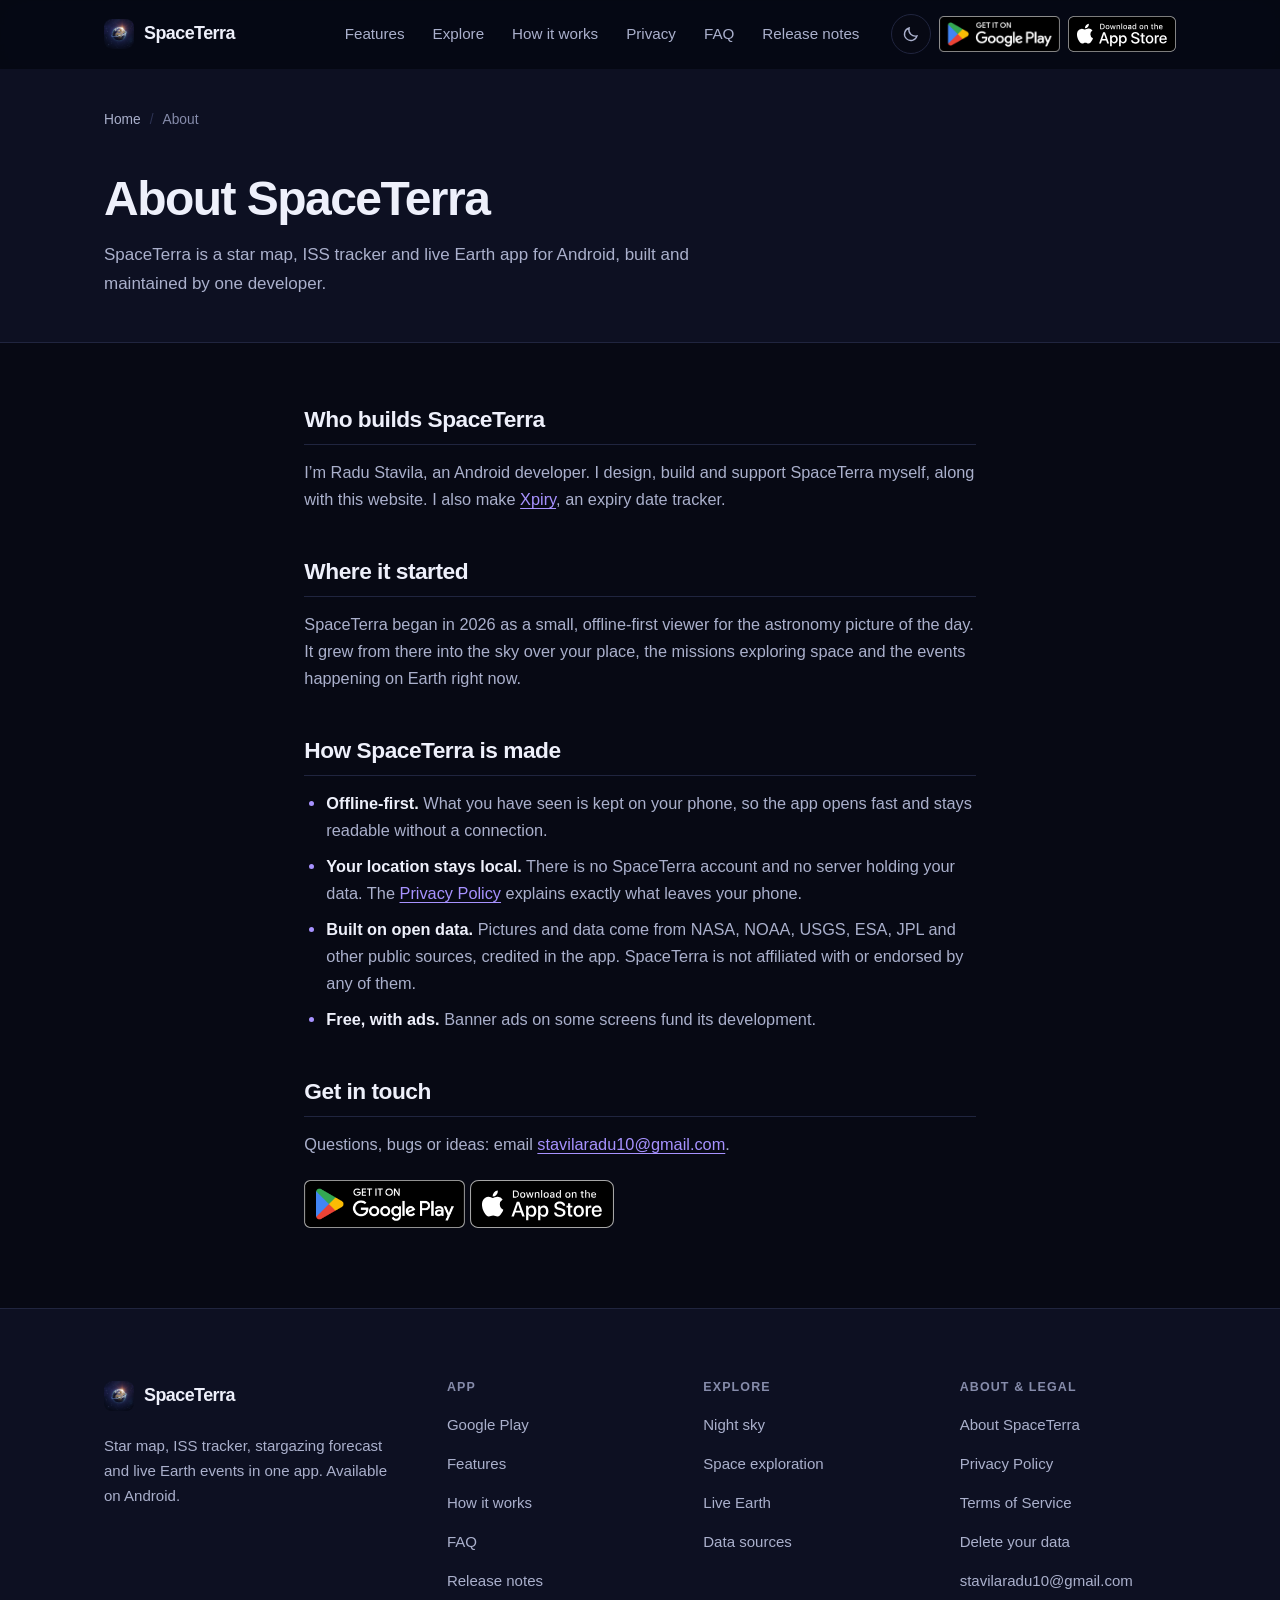
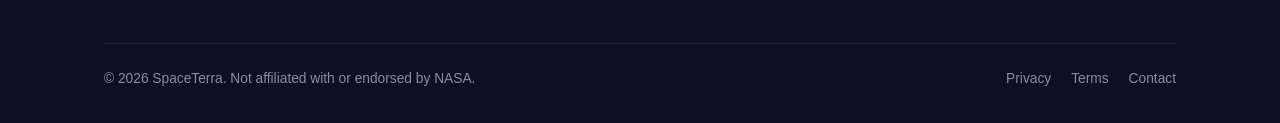
<file: about/index.html>
<!doctype html>
<html lang="en" data-theme="dark">
<head>
<meta charset="utf-8">
<meta name="viewport" content="width=device-width, initial-scale=1">
<title>About SpaceTerra</title>
<meta name="description" content="SpaceTerra is a star map, ISS tracker and live Earth app for Android, built and maintained by one developer.">
<link rel="canonical" href="https://radustavila.github.io/SpaceTerra-Web/about/">
<meta name="theme-color" content="#070914">
<meta name="robots" content="index, follow">

<meta property="og:type" content="website">
<meta property="og:site_name" content="SpaceTerra">
<meta property="og:url" content="https://radustavila.github.io/SpaceTerra-Web/about/">
<meta property="og:title" content="About SpaceTerra">
<meta property="og:description" content="SpaceTerra is a star map, ISS tracker and live Earth app for Android, built and maintained by one developer.">
<meta property="og:image" content="https://radustavila.github.io/SpaceTerra-Web/assets/img/spaceterra-icon-512.png">
<meta name="twitter:card" content="summary">

<link rel="icon" href="../favicon.ico" sizes="48x48">
<link rel="icon" href="../assets/img/favicon-96.png" sizes="96x96" type="image/png">
<link rel="icon" href="../assets/img/favicon-48.png" sizes="48x48" type="image/png">
<link rel="icon" href="../assets/img/favicon-32.png" sizes="32x32" type="image/png">
<link rel="icon" href="../assets/img/spaceterra-icon-192.png" sizes="192x192">
<link rel="apple-touch-icon" href="../assets/img/apple-touch-icon.png">
<link rel="manifest" href="../site.webmanifest">
<link rel="stylesheet" href="../assets/css/styles.css?v=d0ab299f">

<script>
  // Applied before first paint so there is no theme flash. Dark unless the
  // visitor picked light with the toggle.
  (function () {
    try {
      var saved = localStorage.getItem('spaceterra-theme');
      document.documentElement.setAttribute('data-theme', saved === 'light' ? 'light' : 'dark');
      document.documentElement.classList.add('js');
    } catch (e) {}
  })();
</script>
</head>

<body>
<a class="skip-link" href="#main">Skip to content</a>

<header class="site-header">
  <div class="wrap">
    <nav class="nav" aria-label="Main">
      <a class="brand" href="../">
        <img src="../assets/img/spaceterra-icon-192.png" alt="" width="30" height="30">
        SpaceTerra
      </a>

      <ul class="nav-links">
        <li><a href="../#features">Features</a></li>
        <li><a href="../#explore">Explore</a></li>
        <li><a href="../#how">How it works</a></li>
        <li><a href="../#privacy">Privacy</a></li>
        <li><a href="../#faq">FAQ</a></li>
        <li><a href="../release-notes/">Release notes</a></li>
      </ul>

      <div class="nav-actions">
        <button class="icon-btn theme-toggle" type="button" data-theme-toggle aria-pressed="true" aria-label="Switch to light theme">
          <svg class="sun" width="18" height="18" viewBox="0 0 24 24" fill="none" stroke="currentColor" stroke-width="1.8" stroke-linecap="round" aria-hidden="true"><circle cx="12" cy="12" r="4.2"/><path d="M12 3v2M12 19v2M3 12h2M19 12h2M5.6 5.6l1.4 1.4M17 17l1.4 1.4M18.4 5.6L17 7M7 17l-1.4 1.4"/></svg>
          <svg class="moon" width="18" height="18" viewBox="0 0 24 24" fill="none" stroke="currentColor" stroke-width="1.8" stroke-linecap="round" aria-hidden="true"><path d="M20 14.5A8.5 8.5 0 019.5 4a8.5 8.5 0 1010.5 10.5z"/></svg>
        </button>

        <button class="icon-btn nav-toggle" type="button" data-nav-toggle aria-expanded="false" aria-controls="nav-panel" aria-label="Open menu">
          <svg width="18" height="18" viewBox="0 0 24 24" fill="none" stroke="currentColor" stroke-width="1.9" stroke-linecap="round" aria-hidden="true"><path d="M4 7h16M4 12h16M4 17h16"/></svg>
        </button>

        <a class="store-badge store-badge--sm" href="https://play.google.com/store/apps/details?id=com.radustavila.spaceterra" target="_blank" rel="noopener"><img src="../assets/img/badges/google-play.png" alt="Get it on Google Play" width="121" height="36"></a>
        <a class="store-badge store-badge--sm" data-app-store><img src="../assets/img/badges/app-store.svg" alt="Download on the App Store" width="108" height="36"></a>
      </div>
    </nav>

    <div class="nav-panel" id="nav-panel" data-open="false">
      <ul>
        <li><a href="../#features">Features</a></li>
        <li><a href="../#explore">Explore</a></li>
        <li><a href="../#how">How it works</a></li>
        <li><a href="../#privacy">Your privacy</a></li>
        <li><a href="../#faq">FAQ</a></li>
        <li><a href="../release-notes/">Release notes</a></li>
        <li><a href="../about/" aria-current="page">About</a></li>
        <li><a href="../privacy/">Privacy Policy</a></li>
        <li><a href="../terms/">Terms of Service</a></li>
      </ul>
      <a class="store-badge" href="https://play.google.com/store/apps/details?id=com.radustavila.spaceterra" target="_blank" rel="noopener"><img src="../assets/img/badges/google-play.png" alt="Get it on Google Play" width="161" height="48"></a>
      <a class="store-badge" data-app-store><img src="../assets/img/badges/app-store.svg" alt="Download on the App Store" width="144" height="48"></a>
    </div>
  </div>
</header>

<main id="main">

  <section class="article-hero">
    <div class="wrap">
      <nav class="breadcrumbs" aria-label="Breadcrumb">
        <ol>
          <li><a href="../">Home</a></li>
          <li aria-current="page">About</li>
        </ol>
      </nav>

      <h1>About SpaceTerra</h1>
      <p>
        SpaceTerra is a star map, ISS tracker and live Earth app for Android, built and
        maintained by one developer.
      </p>
    </div>
  </section>

  <div class="wrap">
    <div class="article-body">
      <div class="prose">

        <section>
          <h2>Who builds SpaceTerra</h2>
          <p>
            I’m Radu Stavila, an Android developer. I design, build and support SpaceTerra
            myself, along with this website. I also make
            <a href="https://xpiry.net/" target="_blank" rel="noopener">Xpiry</a>, an expiry date tracker.
          </p>
        </section>

        <section>
          <h2>Where it started</h2>
          <p>
            SpaceTerra began in 2026 as a small, offline-first viewer for the astronomy picture
            of the day. It grew from there into the sky over your place, the missions exploring
            space and the events happening on Earth right now.
            <!-- TODO(Radu): verify — add your own words if you like (why space, what came next). -->
          </p>
        </section>

        <section>
          <h2>How SpaceTerra is made</h2>
          <ul>
            <li><strong>Offline-first.</strong> What you have seen is kept on your phone, so the app opens fast and stays readable without a connection.</li>
            <li><strong>Your location stays local.</strong> There is no SpaceTerra account and no server holding your data. The <a href="../privacy/">Privacy Policy</a> explains exactly what leaves your phone.</li>
            <li><strong>Built on open data.</strong> Pictures and data come from NASA, NOAA, USGS, ESA, JPL and other public sources, credited in the app. SpaceTerra is not affiliated with or endorsed by any of them.</li>
            <li><strong>Free, with ads.</strong> Banner ads on some screens fund its development.</li>
          </ul>
        </section>

        <section>
          <h2>Get in touch</h2>
          <p>
            Questions, bugs or ideas: email
            <a href="mailto:stavilaradu10@gmail.com">stavilaradu10@gmail.com</a>.
          </p>
          <p style="margin-top:22px">
            <a class="store-badge" href="https://play.google.com/store/apps/details?id=com.radustavila.spaceterra" target="_blank" rel="noopener"><img src="../assets/img/badges/google-play.png" alt="Get it on Google Play" width="161" height="48"></a>
            <a class="store-badge" data-app-store><img src="../assets/img/badges/app-store.svg" alt="Download on the App Store" width="144" height="48"></a>
          </p>
        </section>

      </div>
    </div>
  </div>

</main>

<footer class="site-footer">
  <div class="wrap">
    <div class="footer-grid">
      <div class="footer-about">
        <a class="brand" href="../">
          <img src="../assets/img/spaceterra-icon-192.png" alt="" width="30" height="30">
          SpaceTerra
        </a>
        <p>Star map, ISS tracker, stargazing forecast and live Earth events in one app. Available on Android.</p>
      </div>

      <div class="footer-col">
        <h4>App</h4>
        <ul>
          <li><a href="https://play.google.com/store/apps/details?id=com.radustavila.spaceterra" target="_blank" rel="noopener">Google Play</a></li>
          <li><a href="../#features">Features</a></li>
          <li><a href="../#how">How it works</a></li>
          <li><a href="../#faq">FAQ</a></li>
          <li><a href="../release-notes/">Release notes</a></li>
        </ul>
      </div>

      <div class="footer-col">
        <h4>Explore</h4>
        <ul>
          <li><a href="../#sky">Night sky</a></li>
          <li><a href="../#space">Space exploration</a></li>
          <li><a href="../#earth">Live Earth</a></li>
          <li><a href="../#sources">Data sources</a></li>
        </ul>
      </div>

      <div class="footer-col">
        <h4>About &amp; legal</h4>
        <ul>
          <li><a href="../about/">About SpaceTerra</a></li>
          <li><a href="../privacy/">Privacy Policy</a></li>
          <li><a href="../terms/">Terms of Service</a></li>
          <li><a href="../delete-data/">Delete your data</a></li>
          <li><a href="mailto:stavilaradu10@gmail.com">stavilaradu10@gmail.com</a></li>
        </ul>
      </div>
    </div>

    <div class="footer-bottom">
      <span>© 2026 SpaceTerra. Not affiliated with or endorsed by NASA.</span>
      <nav aria-label="Legal">
        <a href="../privacy/">Privacy</a>
        <a href="../terms/">Terms</a>
        <a href="mailto:stavilaradu10@gmail.com">Contact</a>
      </nav>
    </div>
  </div>
</footer>

<script src="../assets/js/site.js?v=11c660a6" defer></script>
</body>
</html>
</file>
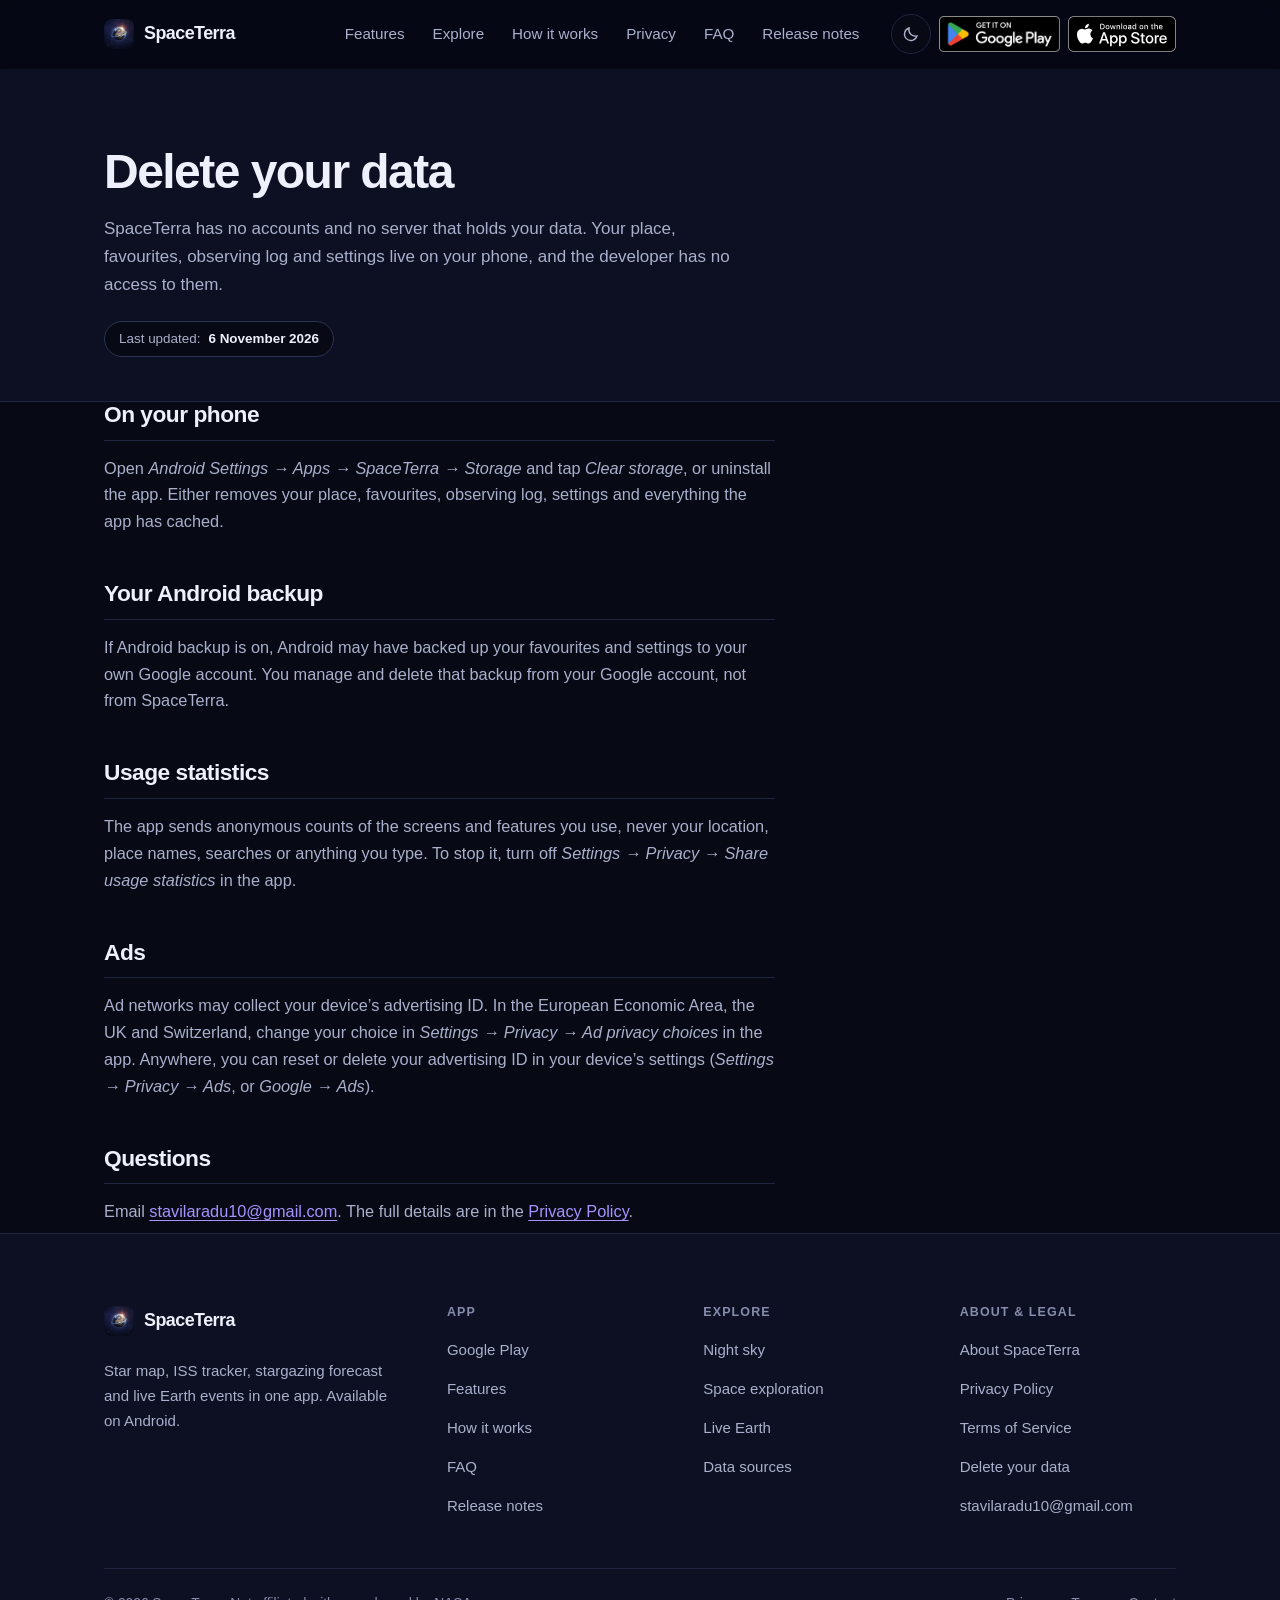
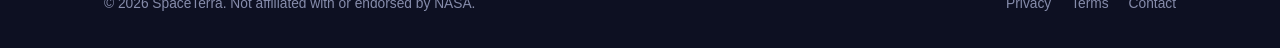
<file: delete-data/index.html>
<!doctype html>
<html lang="en" data-theme="dark">
<head>
<meta charset="utf-8">
<meta name="viewport" content="width=device-width, initial-scale=1">
<title>Delete your data — SpaceTerra</title>
<meta name="description" content="SpaceTerra has no accounts and keeps your data on your phone. How to delete it, turn off usage statistics and reset your advertising ID.">
<link rel="canonical" href="https://radustavila.github.io/SpaceTerra-Web/delete-data/">
<meta name="theme-color" content="#070914">
<meta name="robots" content="index, follow">

<meta property="og:type" content="website">
<meta property="og:site_name" content="SpaceTerra">
<meta property="og:url" content="https://radustavila.github.io/SpaceTerra-Web/delete-data/">
<meta property="og:title" content="Delete your data — SpaceTerra">
<meta property="og:description" content="SpaceTerra has no accounts and keeps your data on your phone. How to delete it, turn off usage statistics and reset your advertising ID.">
<meta property="og:image" content="https://radustavila.github.io/SpaceTerra-Web/assets/img/spaceterra-icon-512.png">
<meta name="twitter:card" content="summary">

<link rel="icon" href="../favicon.ico" sizes="48x48">
<link rel="icon" href="../assets/img/favicon-96.png" sizes="96x96" type="image/png">
<link rel="icon" href="../assets/img/favicon-48.png" sizes="48x48" type="image/png">
<link rel="icon" href="../assets/img/favicon-32.png" sizes="32x32" type="image/png">
<link rel="icon" href="../assets/img/spaceterra-icon-192.png" sizes="192x192">
<link rel="apple-touch-icon" href="../assets/img/apple-touch-icon.png">
<link rel="manifest" href="../site.webmanifest">
<link rel="stylesheet" href="../assets/css/styles.css?v=d0ab299f">

<script>
  // Applied before first paint so there is no theme flash. Dark unless the
  // visitor picked light with the toggle.
  (function () {
    try {
      var saved = localStorage.getItem('spaceterra-theme');
      document.documentElement.setAttribute('data-theme', saved === 'light' ? 'light' : 'dark');
      document.documentElement.classList.add('js');
    } catch (e) {}
  })();
</script>
</head>

<body>
<a class="skip-link" href="#main">Skip to content</a>

<header class="site-header">
  <div class="wrap">
    <nav class="nav" aria-label="Main">
      <a class="brand" href="../">
        <img src="../assets/img/spaceterra-icon-192.png" alt="" width="30" height="30">
        SpaceTerra
      </a>

      <ul class="nav-links">
        <li><a href="../#features">Features</a></li>
        <li><a href="../#explore">Explore</a></li>
        <li><a href="../#how">How it works</a></li>
        <li><a href="../#privacy">Privacy</a></li>
        <li><a href="../#faq">FAQ</a></li>
        <li><a href="../release-notes/">Release notes</a></li>
      </ul>

      <div class="nav-actions">
        <button class="icon-btn theme-toggle" type="button" data-theme-toggle aria-pressed="true" aria-label="Switch to light theme">
          <svg class="sun" width="18" height="18" viewBox="0 0 24 24" fill="none" stroke="currentColor" stroke-width="1.8" stroke-linecap="round" aria-hidden="true"><circle cx="12" cy="12" r="4.2"/><path d="M12 3v2M12 19v2M3 12h2M19 12h2M5.6 5.6l1.4 1.4M17 17l1.4 1.4M18.4 5.6L17 7M7 17l-1.4 1.4"/></svg>
          <svg class="moon" width="18" height="18" viewBox="0 0 24 24" fill="none" stroke="currentColor" stroke-width="1.8" stroke-linecap="round" aria-hidden="true"><path d="M20 14.5A8.5 8.5 0 019.5 4a8.5 8.5 0 1010.5 10.5z"/></svg>
        </button>

        <button class="icon-btn nav-toggle" type="button" data-nav-toggle aria-expanded="false" aria-controls="nav-panel" aria-label="Open menu">
          <svg width="18" height="18" viewBox="0 0 24 24" fill="none" stroke="currentColor" stroke-width="1.9" stroke-linecap="round" aria-hidden="true"><path d="M4 7h16M4 12h16M4 17h16"/></svg>
        </button>

        <a class="store-badge store-badge--sm" href="https://play.google.com/store/apps/details?id=com.radustavila.spaceterra" target="_blank" rel="noopener"><img src="../assets/img/badges/google-play.png" alt="Get it on Google Play" width="121" height="36"></a>
        <a class="store-badge store-badge--sm" data-app-store><img src="../assets/img/badges/app-store.svg" alt="Download on the App Store" width="108" height="36"></a>
      </div>
    </nav>

    <div class="nav-panel" id="nav-panel" data-open="false">
      <ul>
        <li><a href="../#features">Features</a></li>
        <li><a href="../#explore">Explore</a></li>
        <li><a href="../#how">How it works</a></li>
        <li><a href="../#privacy">Your privacy</a></li>
        <li><a href="../#faq">FAQ</a></li>
        <li><a href="../release-notes/">Release notes</a></li>
        <li><a href="../about/">About</a></li>
        <li><a href="../privacy/">Privacy Policy</a></li>
        <li><a href="../terms/">Terms of Service</a></li>
      </ul>
      <a class="store-badge" href="https://play.google.com/store/apps/details?id=com.radustavila.spaceterra" target="_blank" rel="noopener"><img src="../assets/img/badges/google-play.png" alt="Get it on Google Play" width="161" height="48"></a>
      <a class="store-badge" data-app-store><img src="../assets/img/badges/app-store.svg" alt="Download on the App Store" width="144" height="48"></a>
    </div>
  </div>
</header>

<main id="main">

  <section class="legal-hero">
    <div class="wrap">
      <h1>Delete your data</h1>
      <p>
        SpaceTerra has no accounts and no server that holds your data. Your place, favourites,
        observing log and settings live on your phone, and the developer has no access to them.
      </p>
      <p class="updated"><span>Last updated:</span> <b>6 November 2026</b></p>
    </div>
  </section>

  <div class="wrap">
    <div class="prose">

      <section id="on-device">
        <h2>On your phone</h2>
        <p>
          Open <em>Android Settings → Apps → SpaceTerra → Storage</em> and tap <em>Clear storage</em>,
          or uninstall the app. Either removes your place, favourites, observing log, settings and
          everything the app has cached.
        </p>
      </section>

      <section id="backup">
        <h2>Your Android backup</h2>
        <p>
          If Android backup is on, Android may have backed up your favourites and settings to your own
          Google account. You manage and delete that backup from your Google account, not from SpaceTerra.
        </p>
      </section>

      <section id="statistics">
        <h2>Usage statistics</h2>
        <p>
          The app sends anonymous counts of the screens and features you use, never your location,
          place names, searches or anything you type. To stop it, turn off <em>Settings → Privacy →
          Share usage statistics</em> in the app.
        </p>
      </section>

      <section id="ads">
        <h2>Ads</h2>
        <p>
          Ad networks may collect your device’s advertising ID. In the European Economic Area, the UK
          and Switzerland, change your choice in <em>Settings → Privacy → Ad privacy choices</em> in the app.
          Anywhere, you can reset or delete your advertising ID in your device’s settings
          (<em>Settings → Privacy → Ads</em>, or <em>Google → Ads</em>).
        </p>
      </section>

      <section id="questions">
        <h2>Questions</h2>
        <p>
          Email <a href="mailto:stavilaradu10@gmail.com?subject=SpaceTerra%20data">stavilaradu10@gmail.com</a>. The full details are in the
          <a href="../privacy/">Privacy Policy</a>.
        </p>
      </section>

    </div>
  </div>

</main>

<footer class="site-footer">
  <div class="wrap">
    <div class="footer-grid">
      <div class="footer-about">
        <a class="brand" href="../">
          <img src="../assets/img/spaceterra-icon-192.png" alt="" width="30" height="30">
          SpaceTerra
        </a>
        <p>Star map, ISS tracker, stargazing forecast and live Earth events in one app. Available on Android.</p>
      </div>

      <div class="footer-col">
        <h4>App</h4>
        <ul>
          <li><a href="https://play.google.com/store/apps/details?id=com.radustavila.spaceterra" target="_blank" rel="noopener">Google Play</a></li>
          <li><a href="../#features">Features</a></li>
          <li><a href="../#how">How it works</a></li>
          <li><a href="../#faq">FAQ</a></li>
          <li><a href="../release-notes/">Release notes</a></li>
        </ul>
      </div>

      <div class="footer-col">
        <h4>Explore</h4>
        <ul>
          <li><a href="../#sky">Night sky</a></li>
          <li><a href="../#space">Space exploration</a></li>
          <li><a href="../#earth">Live Earth</a></li>
          <li><a href="../#sources">Data sources</a></li>
        </ul>
      </div>

      <div class="footer-col">
        <h4>About &amp; legal</h4>
        <ul>
          <li><a href="../about/">About SpaceTerra</a></li>
          <li><a href="../privacy/">Privacy Policy</a></li>
          <li><a href="../terms/">Terms of Service</a></li>
          <li><a href="../delete-data/">Delete your data</a></li>
          <li><a href="mailto:stavilaradu10@gmail.com">stavilaradu10@gmail.com</a></li>
        </ul>
      </div>
    </div>

    <div class="footer-bottom">
      <span>© 2026 SpaceTerra. Not affiliated with or endorsed by NASA.</span>
      <nav aria-label="Legal">
        <a href="../privacy/">Privacy</a>
        <a href="../terms/">Terms</a>
        <a href="mailto:stavilaradu10@gmail.com">Contact</a>
      </nav>
    </div>
  </div>
</footer>

<script src="../assets/js/site.js?v=11c660a6" defer></script>
</body>
</html>
</file>
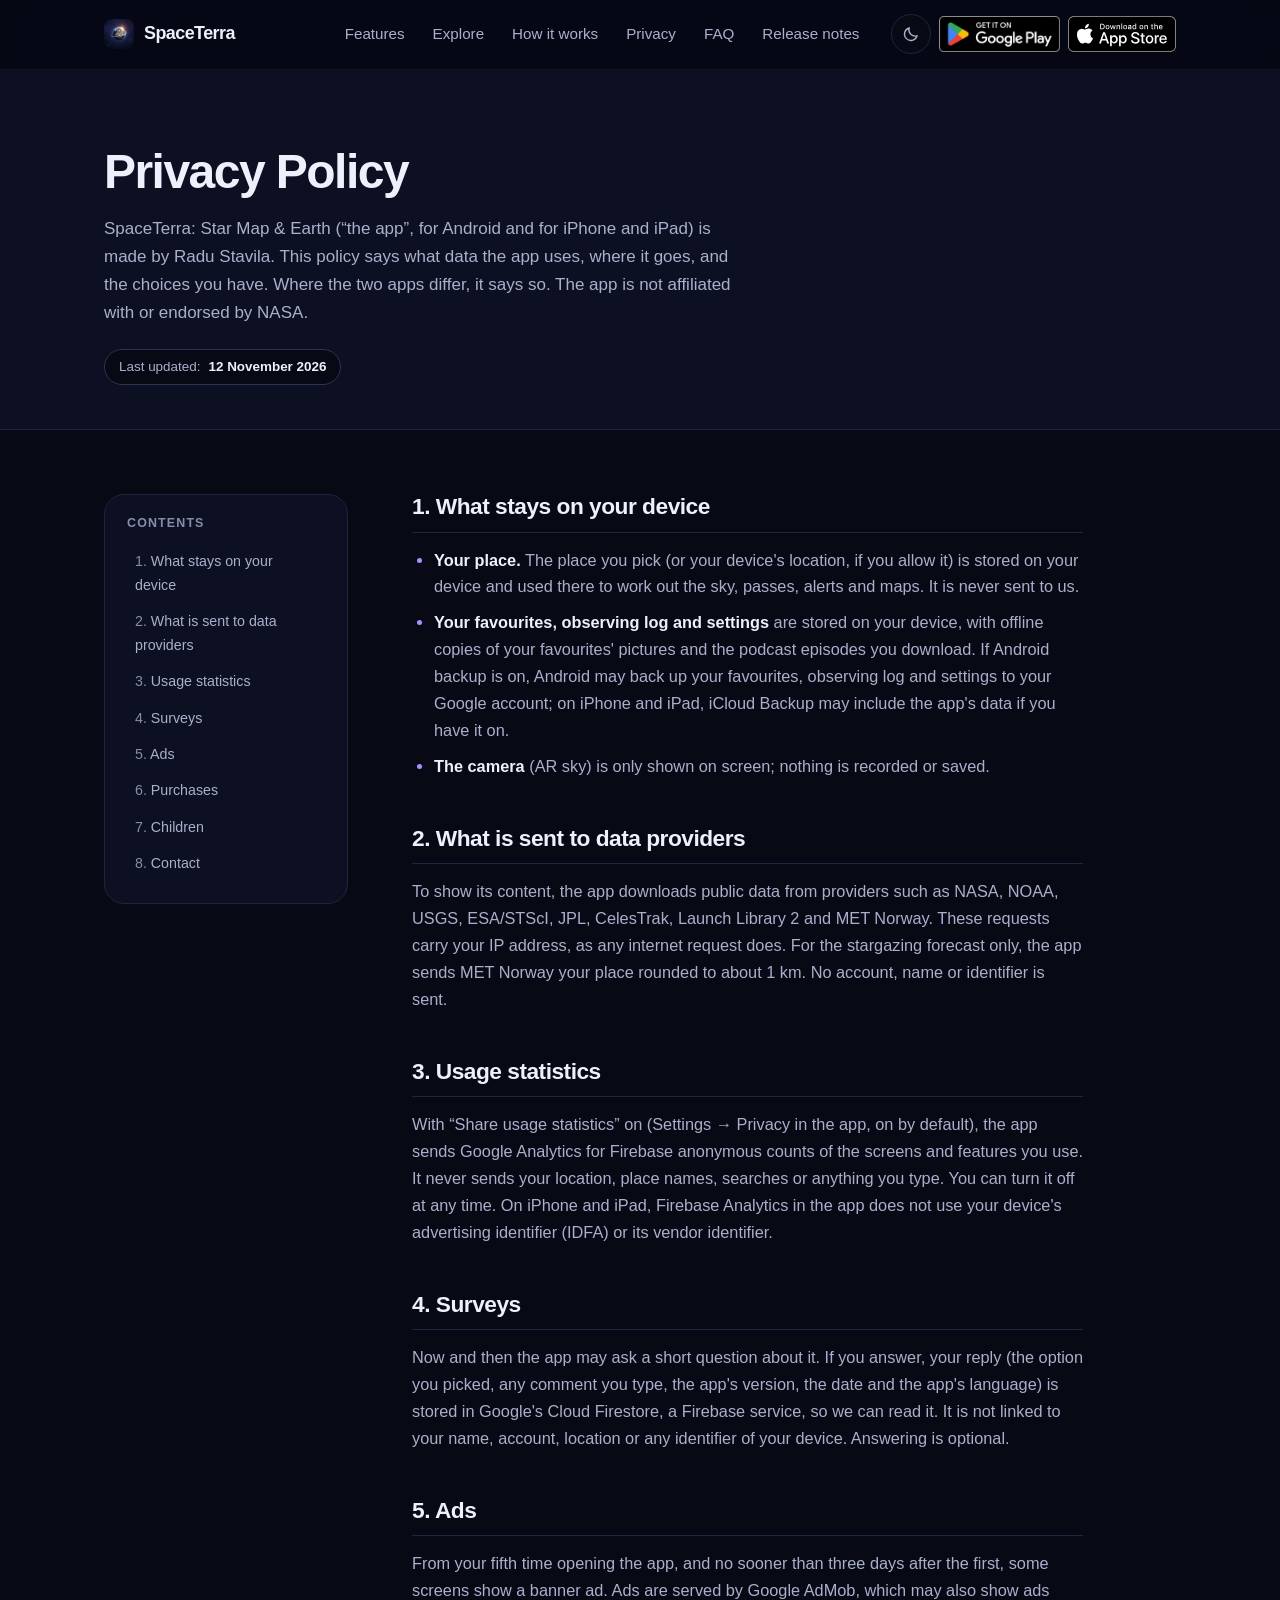
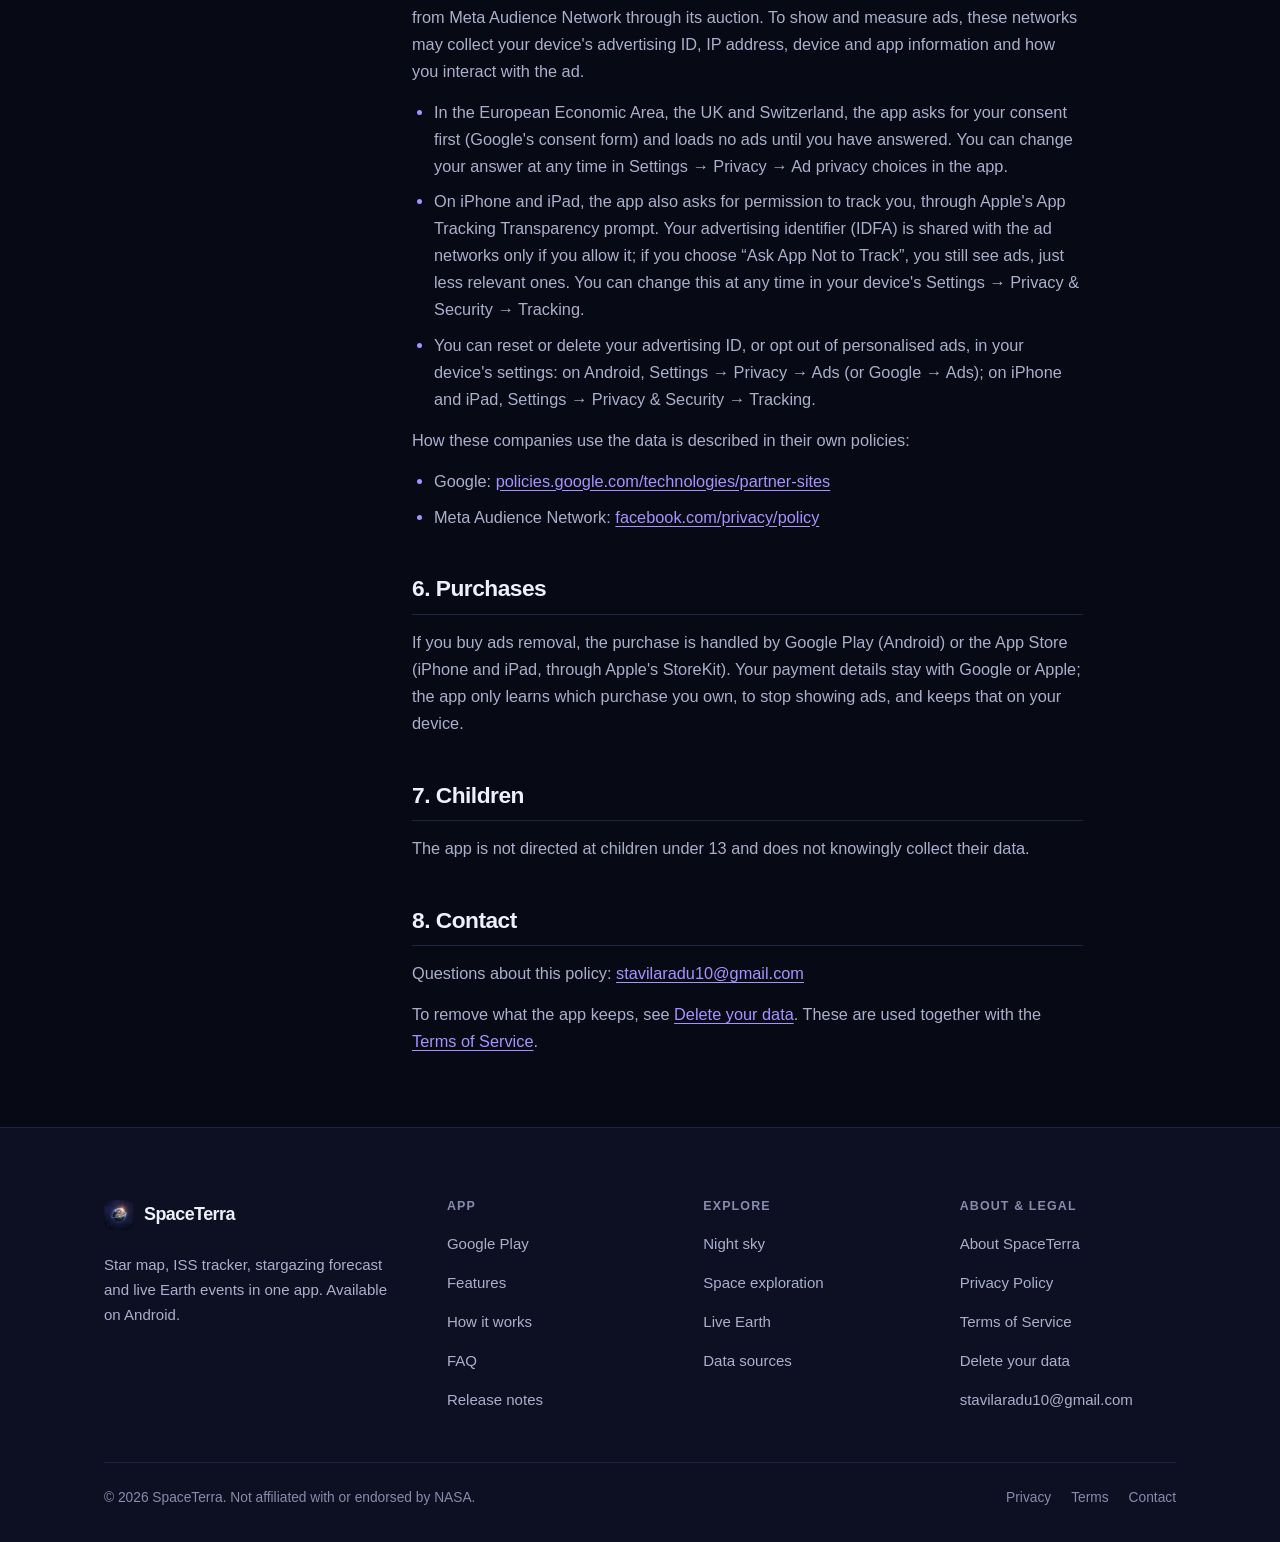
<file: privacy/index.html>
<!doctype html>
<html lang="en" data-theme="dark">
<head>
<meta charset="utf-8">
<meta name="viewport" content="width=device-width, initial-scale=1">
<title>Privacy Policy — SpaceTerra</title>
<meta name="description" content="What SpaceTerra for Android, iPhone and iPad does with your data: what stays on your device, what goes to data providers, usage statistics, surveys, ads and purchases.">
<link rel="canonical" href="https://radustavila.github.io/SpaceTerra-Web/privacy/">
<meta name="theme-color" content="#070914">
<meta name="robots" content="index, follow">

<meta property="og:type" content="website">
<meta property="og:site_name" content="SpaceTerra">
<meta property="og:url" content="https://radustavila.github.io/SpaceTerra-Web/privacy/">
<meta property="og:title" content="Privacy Policy — SpaceTerra">
<meta property="og:description" content="What SpaceTerra for Android, iPhone and iPad does with your data: what stays on your device, what goes to data providers, usage statistics, surveys, ads and purchases.">
<meta property="og:image" content="https://radustavila.github.io/SpaceTerra-Web/assets/img/spaceterra-icon-512.png">
<meta name="twitter:card" content="summary">

<link rel="icon" href="../favicon.ico" sizes="48x48">
<link rel="icon" href="../assets/img/favicon-96.png" sizes="96x96" type="image/png">
<link rel="icon" href="../assets/img/favicon-48.png" sizes="48x48" type="image/png">
<link rel="icon" href="../assets/img/favicon-32.png" sizes="32x32" type="image/png">
<link rel="icon" href="../assets/img/spaceterra-icon-192.png" sizes="192x192">
<link rel="apple-touch-icon" href="../assets/img/apple-touch-icon.png">
<link rel="manifest" href="../site.webmanifest">
<link rel="stylesheet" href="../assets/css/styles.css?v=d0ab299f">

<script>
  // Applied before first paint so there is no theme flash. Dark unless the
  // visitor picked light with the toggle.
  (function () {
    try {
      var saved = localStorage.getItem('spaceterra-theme');
      document.documentElement.setAttribute('data-theme', saved === 'light' ? 'light' : 'dark');
      document.documentElement.classList.add('js');
    } catch (e) {}
  })();
</script>
</head>

<body>
<a class="skip-link" href="#main">Skip to content</a>

<header class="site-header">
  <div class="wrap">
    <nav class="nav" aria-label="Main">
      <a class="brand" href="../">
        <img src="../assets/img/spaceterra-icon-192.png" alt="" width="30" height="30">
        SpaceTerra
      </a>

      <ul class="nav-links">
        <li><a href="../#features">Features</a></li>
        <li><a href="../#explore">Explore</a></li>
        <li><a href="../#how">How it works</a></li>
        <li><a href="../#privacy">Privacy</a></li>
        <li><a href="../#faq">FAQ</a></li>
        <li><a href="../release-notes/">Release notes</a></li>
      </ul>

      <div class="nav-actions">
        <button class="icon-btn theme-toggle" type="button" data-theme-toggle aria-pressed="true" aria-label="Switch to light theme">
          <svg class="sun" width="18" height="18" viewBox="0 0 24 24" fill="none" stroke="currentColor" stroke-width="1.8" stroke-linecap="round" aria-hidden="true"><circle cx="12" cy="12" r="4.2"/><path d="M12 3v2M12 19v2M3 12h2M19 12h2M5.6 5.6l1.4 1.4M17 17l1.4 1.4M18.4 5.6L17 7M7 17l-1.4 1.4"/></svg>
          <svg class="moon" width="18" height="18" viewBox="0 0 24 24" fill="none" stroke="currentColor" stroke-width="1.8" stroke-linecap="round" aria-hidden="true"><path d="M20 14.5A8.5 8.5 0 019.5 4a8.5 8.5 0 1010.5 10.5z"/></svg>
        </button>

        <button class="icon-btn nav-toggle" type="button" data-nav-toggle aria-expanded="false" aria-controls="nav-panel" aria-label="Open menu">
          <svg width="18" height="18" viewBox="0 0 24 24" fill="none" stroke="currentColor" stroke-width="1.9" stroke-linecap="round" aria-hidden="true"><path d="M4 7h16M4 12h16M4 17h16"/></svg>
        </button>

        <a class="store-badge store-badge--sm" href="https://play.google.com/store/apps/details?id=com.radustavila.spaceterra" target="_blank" rel="noopener"><img src="../assets/img/badges/google-play.png" alt="Get it on Google Play" width="121" height="36"></a>
        <a class="store-badge store-badge--sm" data-app-store><img src="../assets/img/badges/app-store.svg" alt="Download on the App Store" width="108" height="36"></a>
      </div>
    </nav>

    <div class="nav-panel" id="nav-panel" data-open="false">
      <ul>
        <li><a href="../#features">Features</a></li>
        <li><a href="../#explore">Explore</a></li>
        <li><a href="../#how">How it works</a></li>
        <li><a href="../#privacy">Your privacy</a></li>
        <li><a href="../#faq">FAQ</a></li>
        <li><a href="../release-notes/">Release notes</a></li>
        <li><a href="../about/">About</a></li>
        <li><a href="../privacy/" aria-current="page">Privacy Policy</a></li>
        <li><a href="../terms/">Terms of Service</a></li>
      </ul>
      <a class="store-badge" href="https://play.google.com/store/apps/details?id=com.radustavila.spaceterra" target="_blank" rel="noopener"><img src="../assets/img/badges/google-play.png" alt="Get it on Google Play" width="161" height="48"></a>
      <a class="store-badge" data-app-store><img src="../assets/img/badges/app-store.svg" alt="Download on the App Store" width="144" height="48"></a>
    </div>
  </div>
</header>

<main id="main">

  <section class="legal-hero">
    <div class="wrap">
      <h1>Privacy Policy</h1>
      <p>
        SpaceTerra: Star Map &amp; Earth (“the app”, for Android and for iPhone and iPad) is made by Radu Stavila. This policy
        says what data the app uses, where it goes, and the choices you have. Where the two apps differ, it says so. The app
        is not affiliated with or endorsed by NASA.
      </p>
      <p class="updated"><span>Last updated:</span> <b>12 November 2026</b></p>
    </div>
  </section>

  <div class="wrap">
    <div class="legal-layout">

      <nav class="toc" aria-labelledby="toc-title">
        <h2 id="toc-title">Contents</h2>
        <ol>
          <li><a href="#device">What stays on your device</a></li>
          <li><a href="#providers">What is sent to data providers</a></li>
          <li><a href="#statistics">Usage statistics</a></li>
          <li><a href="#surveys">Surveys</a></li>
          <li><a href="#ads">Ads</a></li>
          <li><a href="#purchases">Purchases</a></li>
          <li><a href="#children">Children</a></li>
          <li><a href="#contact">Contact</a></li>
        </ol>
      </nav>

      <div class="prose">

        <section id="device">
          <h2>1. What stays on your device</h2>
          <ul>
            <li><strong>Your place.</strong> The place you pick (or your device's location, if you allow it) is stored on your device and used there to work out the sky, passes, alerts and maps. It is never sent to us.</li>
            <li><strong>Your favourites, observing log and settings</strong> are stored on your device, with offline copies of your favourites' pictures and the podcast episodes you download. If Android backup is on, Android may back up your favourites, observing log and settings to your Google account; on iPhone and iPad, iCloud Backup may include the app's data if you have it on.</li>
            <li><strong>The camera</strong> (AR sky) is only shown on screen; nothing is recorded or saved.</li>
          </ul>
        </section>

        <section id="providers">
          <h2>2. What is sent to data providers</h2>
          <p>
            To show its content, the app downloads public data from providers such as NASA, NOAA, USGS, ESA/STScI,
            JPL, CelesTrak, Launch Library 2 and MET Norway. These requests carry your IP address, as any internet
            request does. For the stargazing forecast only, the app sends MET Norway your place rounded to about
            1 km. No account, name or identifier is sent.
          </p>
        </section>

        <section id="statistics">
          <h2>3. Usage statistics</h2>
          <p>
            With “Share usage statistics” on (Settings → Privacy in the app, on by default), the app sends Google Analytics
            for Firebase anonymous counts of the screens and features you use. It never sends your location, place
            names, searches or anything you type. You can turn it off at any time. On iPhone and iPad, Firebase Analytics
            in the app does not use your device's advertising identifier (IDFA) or its vendor identifier.
          </p>
        </section>

        <section id="surveys">
          <h2>4. Surveys</h2>
          <p>
            Now and then the app may ask a short question about it. If you answer, your reply (the option you picked, any
            comment you type, the app's version, the date and the app's language) is stored in Google's Cloud Firestore, a
            Firebase service, so we can read it. It is not linked to your name, account, location or any identifier of your
            device. Answering is optional.
          </p>
        </section>

        <section id="ads">
          <h2>5. Ads</h2>
          <p>
            From your fifth time opening the app, and no sooner than three days after the first, some screens show a
            banner ad. Ads are served by Google AdMob, which may also show ads from Meta Audience Network through its
            auction. To show and measure ads, these networks may collect your device's advertising ID, IP address,
            device and app information and how you interact with the ad.
          </p>
          <ul>
            <li>In the European Economic Area, the UK and Switzerland, the app asks for your consent first (Google's consent form) and loads no ads until you have answered. You can change your answer at any time in Settings → Privacy → Ad privacy choices in the app.</li>
            <li>On iPhone and iPad, the app also asks for permission to track you, through Apple's App Tracking Transparency prompt. Your advertising identifier (IDFA) is shared with the ad networks only if you allow it; if you choose “Ask App Not to Track”, you still see ads, just less relevant ones. You can change this at any time in your device's Settings → Privacy &amp; Security → Tracking.</li>
            <li>You can reset or delete your advertising ID, or opt out of personalised ads, in your device's settings: on Android, Settings → Privacy → Ads (or Google → Ads); on iPhone and iPad, Settings → Privacy &amp; Security → Tracking.</li>
          </ul>
          <p>How these companies use the data is described in their own policies:</p>
          <ul>
            <li>Google: <a href="https://policies.google.com/technologies/partner-sites" target="_blank" rel="noopener">policies.google.com/technologies/partner-sites</a></li>
            <li>Meta Audience Network: <a href="https://www.facebook.com/privacy/policy" target="_blank" rel="noopener">facebook.com/privacy/policy</a></li>
          </ul>
        </section>

        <section id="purchases">
          <h2>6. Purchases</h2>
          <p>
            If you buy ads removal, the purchase is handled by Google Play (Android) or the App Store (iPhone and iPad,
            through Apple's StoreKit). Your payment details stay with Google or Apple; the app only learns which purchase
            you own, to stop showing ads, and keeps that on your device.
          </p>
        </section>

        <section id="children">
          <h2>7. Children</h2>
          <p>The app is not directed at children under 13 and does not knowingly collect their data.</p>
        </section>

        <section id="contact">
          <h2>8. Contact</h2>
          <p>Questions about this policy: <a href="mailto:stavilaradu10@gmail.com">stavilaradu10@gmail.com</a></p>
          <p>To remove what the app keeps, see <a href="../delete-data/">Delete your data</a>. These are used together with the <a href="../terms/">Terms of Service</a>.</p>
        </section>
      </div>

    </div>
  </div>

</main>

<footer class="site-footer">
  <div class="wrap">
    <div class="footer-grid">
      <div class="footer-about">
        <a class="brand" href="../">
          <img src="../assets/img/spaceterra-icon-192.png" alt="" width="30" height="30">
          SpaceTerra
        </a>
        <p>Star map, ISS tracker, stargazing forecast and live Earth events in one app. Available on Android.</p>
      </div>

      <div class="footer-col">
        <h4>App</h4>
        <ul>
          <li><a href="https://play.google.com/store/apps/details?id=com.radustavila.spaceterra" target="_blank" rel="noopener">Google Play</a></li>
          <li><a href="../#features">Features</a></li>
          <li><a href="../#how">How it works</a></li>
          <li><a href="../#faq">FAQ</a></li>
          <li><a href="../release-notes/">Release notes</a></li>
        </ul>
      </div>

      <div class="footer-col">
        <h4>Explore</h4>
        <ul>
          <li><a href="../#sky">Night sky</a></li>
          <li><a href="../#space">Space exploration</a></li>
          <li><a href="../#earth">Live Earth</a></li>
          <li><a href="../#sources">Data sources</a></li>
        </ul>
      </div>

      <div class="footer-col">
        <h4>About &amp; legal</h4>
        <ul>
          <li><a href="../about/">About SpaceTerra</a></li>
          <li><a href="../privacy/">Privacy Policy</a></li>
          <li><a href="../terms/">Terms of Service</a></li>
          <li><a href="../delete-data/">Delete your data</a></li>
          <li><a href="mailto:stavilaradu10@gmail.com">stavilaradu10@gmail.com</a></li>
        </ul>
      </div>
    </div>

    <div class="footer-bottom">
      <span>© 2026 SpaceTerra. Not affiliated with or endorsed by NASA.</span>
      <nav aria-label="Legal">
        <a href="../privacy/">Privacy</a>
        <a href="../terms/">Terms</a>
        <a href="mailto:stavilaradu10@gmail.com">Contact</a>
      </nav>
    </div>
  </div>
</footer>

<script src="../assets/js/site.js?v=11c660a6" defer></script>
</body>
</html>
</file>
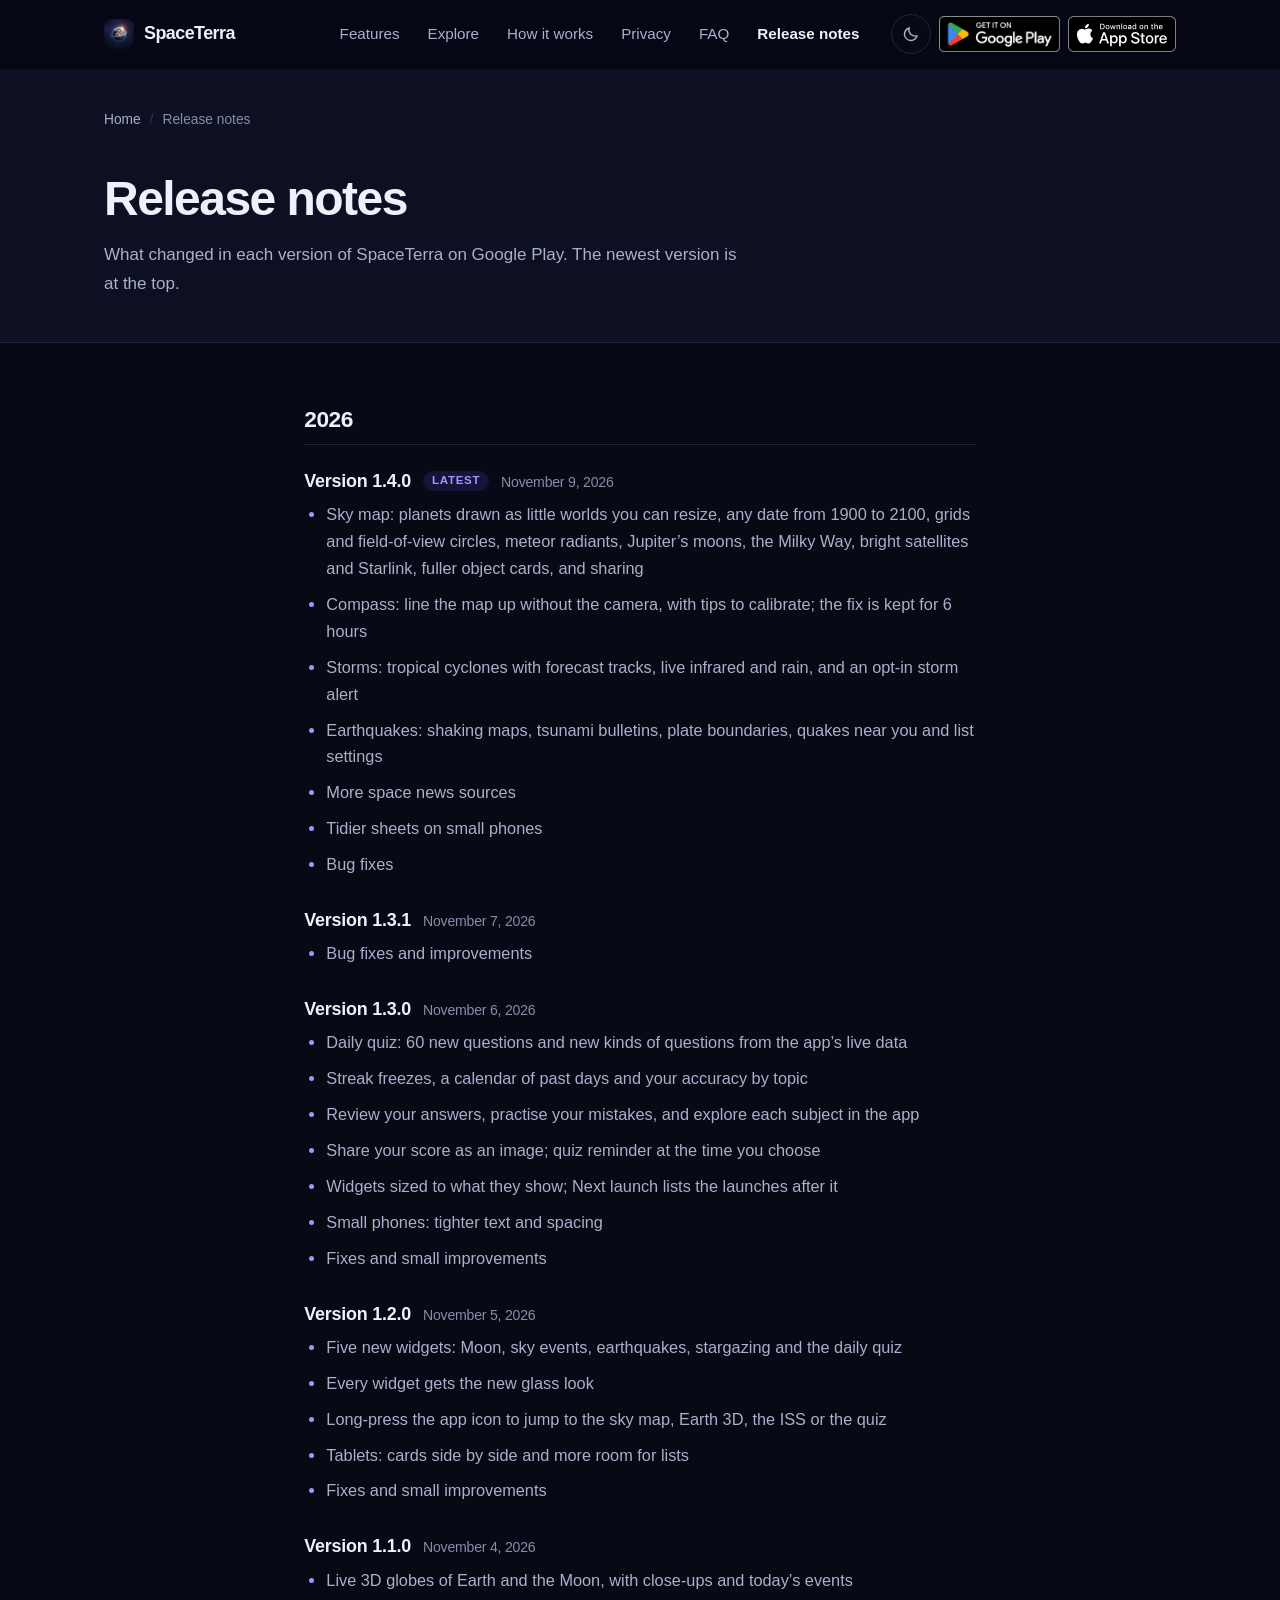
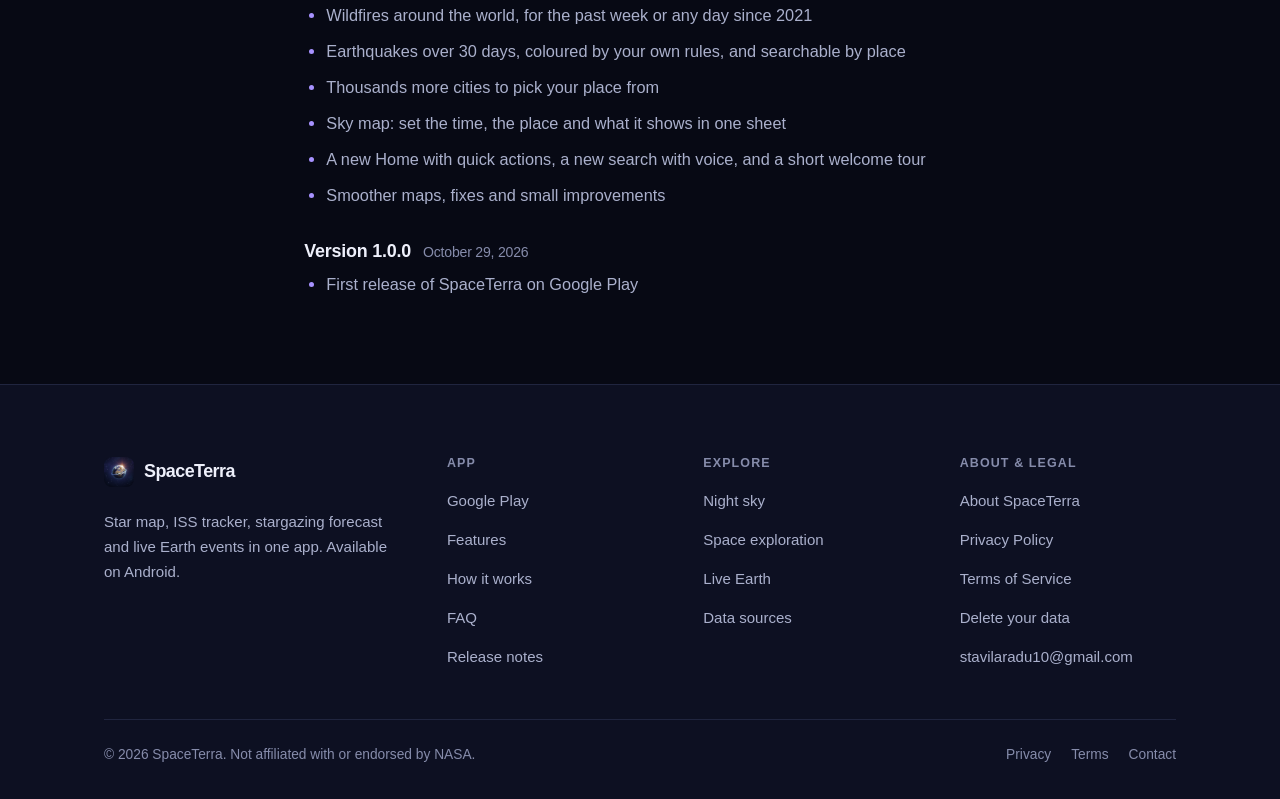
<file: release-notes/index.html>
<!doctype html>
<html lang="en" data-theme="dark">
<head>
<meta charset="utf-8">
<meta name="viewport" content="width=device-width, initial-scale=1">
<title>Release notes — SpaceTerra</title>
<meta name="description" content="What changed in each version of SpaceTerra on Google Play, newest first.">
<link rel="canonical" href="https://radustavila.github.io/SpaceTerra-Web/release-notes/">
<meta name="theme-color" content="#070914">
<meta name="robots" content="index, follow">

<meta property="og:type" content="website">
<meta property="og:site_name" content="SpaceTerra">
<meta property="og:url" content="https://radustavila.github.io/SpaceTerra-Web/release-notes/">
<meta property="og:title" content="Release notes — SpaceTerra">
<meta property="og:description" content="What changed in each version of SpaceTerra on Google Play, newest first.">
<meta property="og:image" content="https://radustavila.github.io/SpaceTerra-Web/assets/img/spaceterra-icon-512.png">
<meta name="twitter:card" content="summary">

<link rel="icon" href="../favicon.ico" sizes="48x48">
<link rel="icon" href="../assets/img/favicon-96.png" sizes="96x96" type="image/png">
<link rel="icon" href="../assets/img/favicon-48.png" sizes="48x48" type="image/png">
<link rel="icon" href="../assets/img/favicon-32.png" sizes="32x32" type="image/png">
<link rel="icon" href="../assets/img/spaceterra-icon-192.png" sizes="192x192">
<link rel="apple-touch-icon" href="../assets/img/apple-touch-icon.png">
<link rel="manifest" href="../site.webmanifest">
<link rel="stylesheet" href="../assets/css/styles.css?v=d0ab299f">

<script>
  // Applied before first paint so there is no theme flash. Dark unless the
  // visitor picked light with the toggle.
  (function () {
    try {
      var saved = localStorage.getItem('spaceterra-theme');
      document.documentElement.setAttribute('data-theme', saved === 'light' ? 'light' : 'dark');
      document.documentElement.classList.add('js');
    } catch (e) {}
  })();
</script>
</head>

<body>
<a class="skip-link" href="#main">Skip to content</a>

<header class="site-header">
  <div class="wrap">
    <nav class="nav" aria-label="Main">
      <a class="brand" href="../">
        <img src="../assets/img/spaceterra-icon-192.png" alt="" width="30" height="30">
        SpaceTerra
      </a>

      <ul class="nav-links">
        <li><a href="../#features">Features</a></li>
        <li><a href="../#explore">Explore</a></li>
        <li><a href="../#how">How it works</a></li>
        <li><a href="../#privacy">Privacy</a></li>
        <li><a href="../#faq">FAQ</a></li>
        <li><a href="../release-notes/" aria-current="page">Release notes</a></li>
      </ul>

      <div class="nav-actions">
        <button class="icon-btn theme-toggle" type="button" data-theme-toggle aria-pressed="true" aria-label="Switch to light theme">
          <svg class="sun" width="18" height="18" viewBox="0 0 24 24" fill="none" stroke="currentColor" stroke-width="1.8" stroke-linecap="round" aria-hidden="true"><circle cx="12" cy="12" r="4.2"/><path d="M12 3v2M12 19v2M3 12h2M19 12h2M5.6 5.6l1.4 1.4M17 17l1.4 1.4M18.4 5.6L17 7M7 17l-1.4 1.4"/></svg>
          <svg class="moon" width="18" height="18" viewBox="0 0 24 24" fill="none" stroke="currentColor" stroke-width="1.8" stroke-linecap="round" aria-hidden="true"><path d="M20 14.5A8.5 8.5 0 019.5 4a8.5 8.5 0 1010.5 10.5z"/></svg>
        </button>

        <button class="icon-btn nav-toggle" type="button" data-nav-toggle aria-expanded="false" aria-controls="nav-panel" aria-label="Open menu">
          <svg width="18" height="18" viewBox="0 0 24 24" fill="none" stroke="currentColor" stroke-width="1.9" stroke-linecap="round" aria-hidden="true"><path d="M4 7h16M4 12h16M4 17h16"/></svg>
        </button>

        <a class="store-badge store-badge--sm" href="https://play.google.com/store/apps/details?id=com.radustavila.spaceterra" target="_blank" rel="noopener"><img src="../assets/img/badges/google-play.png" alt="Get it on Google Play" width="121" height="36"></a>
        <a class="store-badge store-badge--sm" data-app-store><img src="../assets/img/badges/app-store.svg" alt="Download on the App Store" width="108" height="36"></a>
      </div>
    </nav>

    <div class="nav-panel" id="nav-panel" data-open="false">
      <ul>
        <li><a href="../#features">Features</a></li>
        <li><a href="../#explore">Explore</a></li>
        <li><a href="../#how">How it works</a></li>
        <li><a href="../#privacy">Your privacy</a></li>
        <li><a href="../#faq">FAQ</a></li>
        <li><a href="../release-notes/" aria-current="page">Release notes</a></li>
        <li><a href="../about/">About</a></li>
        <li><a href="../privacy/">Privacy Policy</a></li>
        <li><a href="../terms/">Terms of Service</a></li>
      </ul>
      <a class="store-badge" href="https://play.google.com/store/apps/details?id=com.radustavila.spaceterra" target="_blank" rel="noopener"><img src="../assets/img/badges/google-play.png" alt="Get it on Google Play" width="161" height="48"></a>
      <a class="store-badge" data-app-store><img src="../assets/img/badges/app-store.svg" alt="Download on the App Store" width="144" height="48"></a>
    </div>
  </div>
</header>

<main id="main">

  <section class="article-hero">
    <div class="wrap">
      <nav class="breadcrumbs" aria-label="Breadcrumb">
        <ol>
          <li><a href="../">Home</a></li>
          <li aria-current="page">Release notes</li>
        </ol>
      </nav>

      <h1>Release notes</h1>
      <p>
        What changed in each version of SpaceTerra on Google Play. The newest version is
        at the top.
      </p>
    </div>
  </section>

  <div class="wrap">
    <div class="article-body">
      <div class="prose release-notes">

        <section id="y2026">
          <h2>2026</h2>
          <article class="release" id="v1-4-0">
            <h3>
              <a href="#v1-4-0">Version 1.4.0</a>
              <span class="release-badge">Latest</span>
              <time datetime="2026-11-09">November 9, 2026</time>
            </h3>
            <ul>
              <li>Sky map: planets drawn as little worlds you can resize, any date from 1900 to 2100, grids and field-of-view circles, meteor radiants, Jupiter’s moons, the Milky Way, bright satellites and Starlink, fuller object cards, and sharing</li>
              <li>Compass: line the map up without the camera, with tips to calibrate; the fix is kept for 6 hours</li>
              <li>Storms: tropical cyclones with forecast tracks, live infrared and rain, and an opt-in storm alert</li>
              <li>Earthquakes: shaking maps, tsunami bulletins, plate boundaries, quakes near you and list settings</li>
              <li>More space news sources</li>
              <li>Tidier sheets on small phones</li>
              <li>Bug fixes</li>
            </ul>
          </article>
          <article class="release" id="v1-3-1">
            <h3>
              <a href="#v1-3-1">Version 1.3.1</a>
              <time datetime="2026-11-07">November 7, 2026</time>
            </h3>
            <ul>
              <li>Bug fixes and improvements</li>
            </ul>
          </article>
          <article class="release" id="v1-3-0">
            <h3>
              <a href="#v1-3-0">Version 1.3.0</a>
              <time datetime="2026-11-06">November 6, 2026</time>
            </h3>
            <ul>
              <li>Daily quiz: 60 new questions and new kinds of questions from the app’s live data</li>
              <li>Streak freezes, a calendar of past days and your accuracy by topic</li>
              <li>Review your answers, practise your mistakes, and explore each subject in the app</li>
              <li>Share your score as an image; quiz reminder at the time you choose</li>
              <li>Widgets sized to what they show; Next launch lists the launches after it</li>
              <li>Small phones: tighter text and spacing</li>
              <li>Fixes and small improvements</li>
            </ul>
          </article>
          <article class="release" id="v1-2-0">
            <h3>
              <a href="#v1-2-0">Version 1.2.0</a>
              <time datetime="2026-11-05">November 5, 2026</time>
            </h3>
            <ul>
              <li>Five new widgets: Moon, sky events, earthquakes, stargazing and the daily quiz</li>
              <li>Every widget gets the new glass look</li>
              <li>Long-press the app icon to jump to the sky map, Earth 3D, the ISS or the quiz</li>
              <li>Tablets: cards side by side and more room for lists</li>
              <li>Fixes and small improvements</li>
            </ul>
          </article>
          <article class="release" id="v1-1-0">
            <h3>
              <a href="#v1-1-0">Version 1.1.0</a>
              <time datetime="2026-11-04">November 4, 2026</time>
            </h3>
            <ul>
              <li>Live 3D globes of Earth and the Moon, with close-ups and today’s events</li>
              <li>Wildfires around the world, for the past week or any day since 2021</li>
              <li>Earthquakes over 30 days, coloured by your own rules, and searchable by place</li>
              <li>Thousands more cities to pick your place from</li>
              <li>Sky map: set the time, the place and what it shows in one sheet</li>
              <li>A new Home with quick actions, a new search with voice, and a short welcome tour</li>
              <li>Smoother maps, fixes and small improvements</li>
            </ul>
          </article>
          <article class="release" id="v1-0-0">
            <h3>
              <a href="#v1-0-0">Version 1.0.0</a>
              <time datetime="2026-10-29">October 29, 2026</time>
            </h3>
            <ul>
              <li>First release of SpaceTerra on Google Play</li>
            </ul>
          </article>
        </section>

      </div>
    </div>
  </div>

</main>

<footer class="site-footer">
  <div class="wrap">
    <div class="footer-grid">
      <div class="footer-about">
        <a class="brand" href="../">
          <img src="../assets/img/spaceterra-icon-192.png" alt="" width="30" height="30">
          SpaceTerra
        </a>
        <p>Star map, ISS tracker, stargazing forecast and live Earth events in one app. Available on Android.</p>
      </div>

      <div class="footer-col">
        <h4>App</h4>
        <ul>
          <li><a href="https://play.google.com/store/apps/details?id=com.radustavila.spaceterra" target="_blank" rel="noopener">Google Play</a></li>
          <li><a href="../#features">Features</a></li>
          <li><a href="../#how">How it works</a></li>
          <li><a href="../#faq">FAQ</a></li>
          <li><a href="../release-notes/">Release notes</a></li>
        </ul>
      </div>

      <div class="footer-col">
        <h4>Explore</h4>
        <ul>
          <li><a href="../#sky">Night sky</a></li>
          <li><a href="../#space">Space exploration</a></li>
          <li><a href="../#earth">Live Earth</a></li>
          <li><a href="../#sources">Data sources</a></li>
        </ul>
      </div>

      <div class="footer-col">
        <h4>About &amp; legal</h4>
        <ul>
          <li><a href="../about/">About SpaceTerra</a></li>
          <li><a href="../privacy/">Privacy Policy</a></li>
          <li><a href="../terms/">Terms of Service</a></li>
          <li><a href="../delete-data/">Delete your data</a></li>
          <li><a href="mailto:stavilaradu10@gmail.com">stavilaradu10@gmail.com</a></li>
        </ul>
      </div>
    </div>

    <div class="footer-bottom">
      <span>© 2026 SpaceTerra. Not affiliated with or endorsed by NASA.</span>
      <nav aria-label="Legal">
        <a href="../privacy/">Privacy</a>
        <a href="../terms/">Terms</a>
        <a href="mailto:stavilaradu10@gmail.com">Contact</a>
      </nav>
    </div>
  </div>
</footer>

<script src="../assets/js/site.js?v=11c660a6" defer></script>
</body>
</html>
</file>
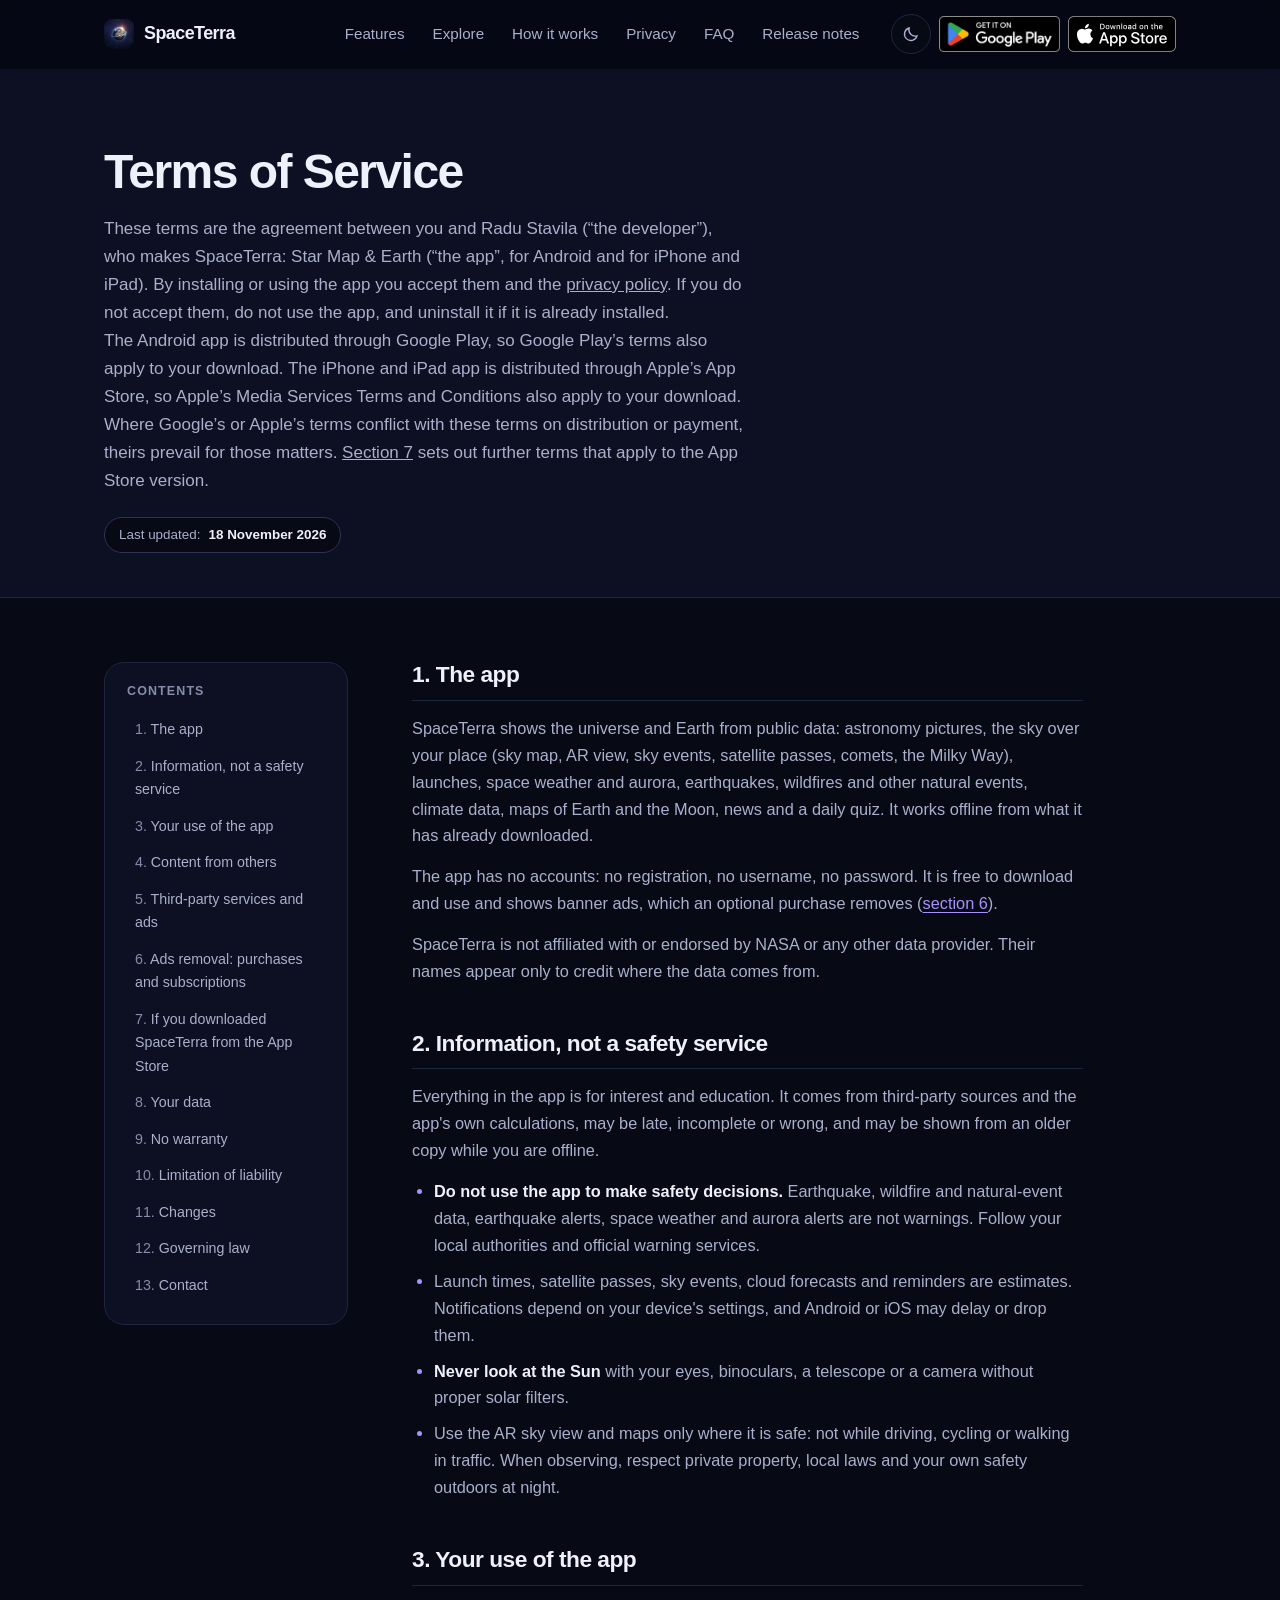
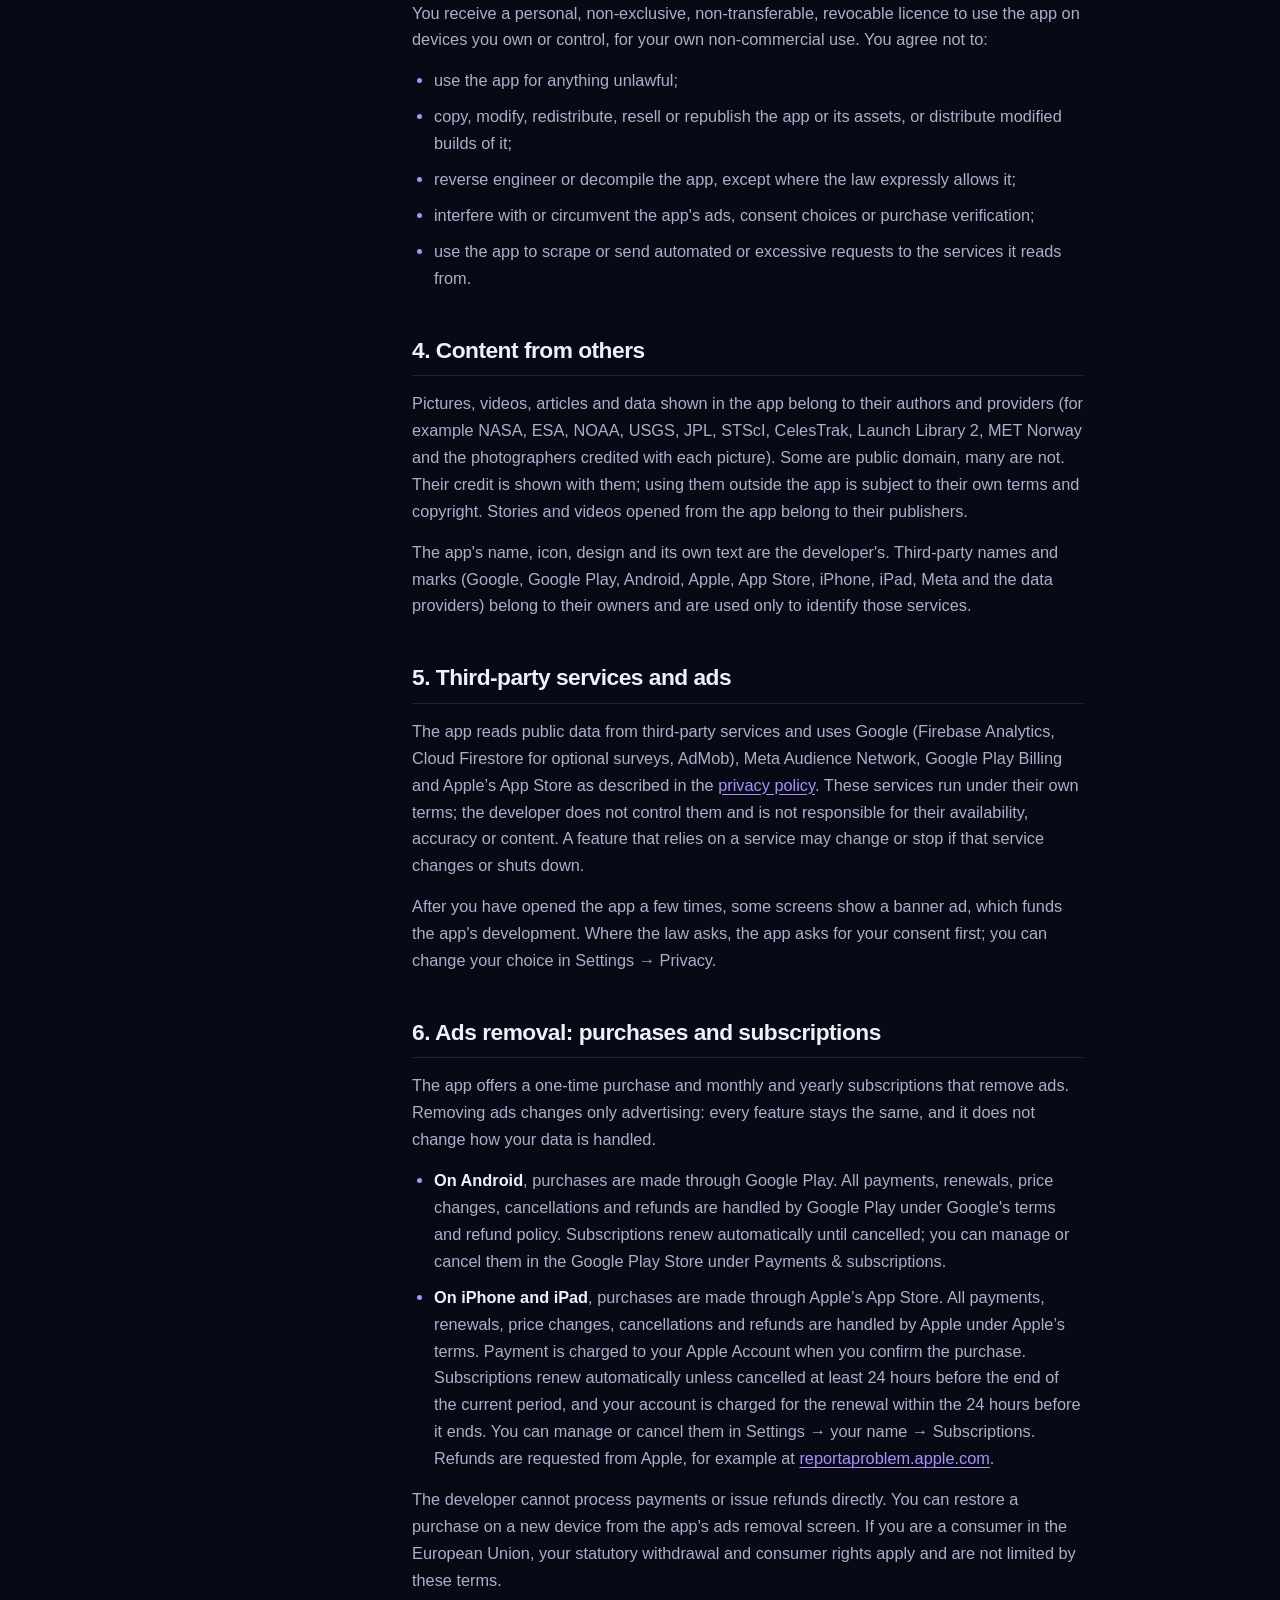
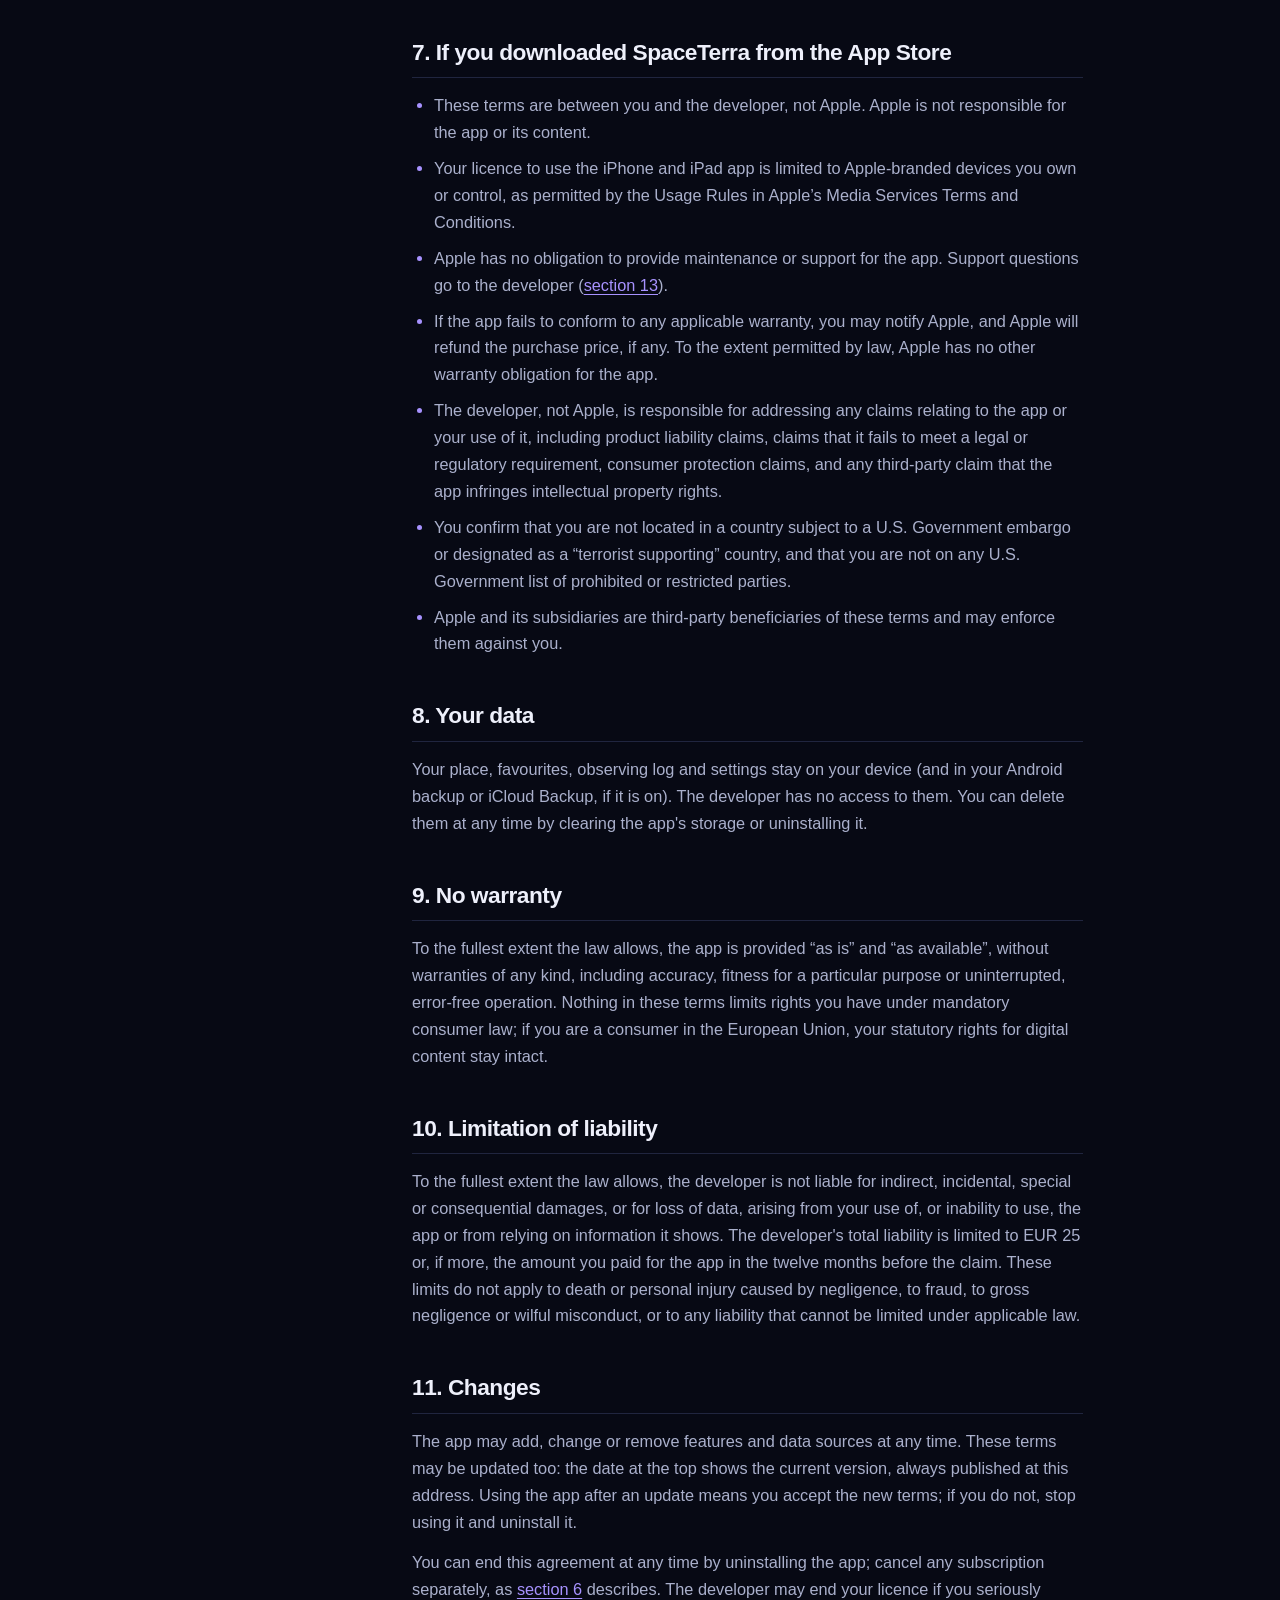
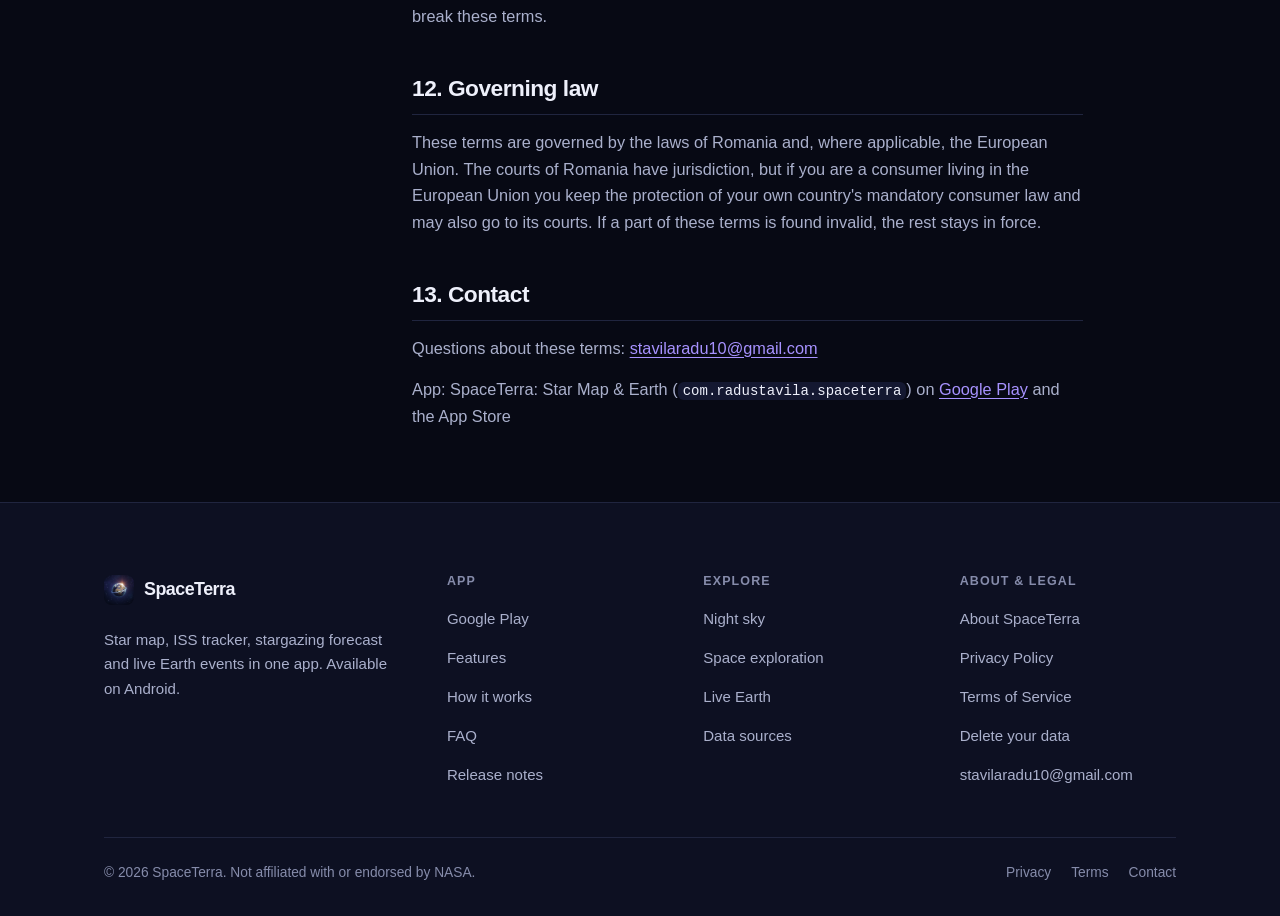
<file: terms/index.html>
<!doctype html>
<html lang="en" data-theme="dark">
<head>
<meta charset="utf-8">
<meta name="viewport" content="width=device-width, initial-scale=1">
<title>Terms of Service — SpaceTerra</title>
<meta name="description" content="The terms for using SpaceTerra on Android, iPhone and iPad: information not a safety service, your licence, ads, purchases and subscriptions, App Store terms, warranty and liability.">
<link rel="canonical" href="https://radustavila.github.io/SpaceTerra-Web/terms/">
<meta name="theme-color" content="#070914">
<meta name="robots" content="index, follow">

<meta property="og:type" content="website">
<meta property="og:site_name" content="SpaceTerra">
<meta property="og:url" content="https://radustavila.github.io/SpaceTerra-Web/terms/">
<meta property="og:title" content="Terms of Service — SpaceTerra">
<meta property="og:description" content="The terms for using SpaceTerra on Android, iPhone and iPad: information not a safety service, your licence, ads, purchases and subscriptions, App Store terms, warranty and liability.">
<meta property="og:image" content="https://radustavila.github.io/SpaceTerra-Web/assets/img/spaceterra-icon-512.png">
<meta name="twitter:card" content="summary">

<link rel="icon" href="../favicon.ico" sizes="48x48">
<link rel="icon" href="../assets/img/favicon-96.png" sizes="96x96" type="image/png">
<link rel="icon" href="../assets/img/favicon-48.png" sizes="48x48" type="image/png">
<link rel="icon" href="../assets/img/favicon-32.png" sizes="32x32" type="image/png">
<link rel="icon" href="../assets/img/spaceterra-icon-192.png" sizes="192x192">
<link rel="apple-touch-icon" href="../assets/img/apple-touch-icon.png">
<link rel="manifest" href="../site.webmanifest">
<link rel="stylesheet" href="../assets/css/styles.css?v=d0ab299f">

<script>
  // Applied before first paint so there is no theme flash. Dark unless the
  // visitor picked light with the toggle.
  (function () {
    try {
      var saved = localStorage.getItem('spaceterra-theme');
      document.documentElement.setAttribute('data-theme', saved === 'light' ? 'light' : 'dark');
      document.documentElement.classList.add('js');
    } catch (e) {}
  })();
</script>
</head>

<body>
<a class="skip-link" href="#main">Skip to content</a>

<header class="site-header">
  <div class="wrap">
    <nav class="nav" aria-label="Main">
      <a class="brand" href="../">
        <img src="../assets/img/spaceterra-icon-192.png" alt="" width="30" height="30">
        SpaceTerra
      </a>

      <ul class="nav-links">
        <li><a href="../#features">Features</a></li>
        <li><a href="../#explore">Explore</a></li>
        <li><a href="../#how">How it works</a></li>
        <li><a href="../#privacy">Privacy</a></li>
        <li><a href="../#faq">FAQ</a></li>
        <li><a href="../release-notes/">Release notes</a></li>
      </ul>

      <div class="nav-actions">
        <button class="icon-btn theme-toggle" type="button" data-theme-toggle aria-pressed="true" aria-label="Switch to light theme">
          <svg class="sun" width="18" height="18" viewBox="0 0 24 24" fill="none" stroke="currentColor" stroke-width="1.8" stroke-linecap="round" aria-hidden="true"><circle cx="12" cy="12" r="4.2"/><path d="M12 3v2M12 19v2M3 12h2M19 12h2M5.6 5.6l1.4 1.4M17 17l1.4 1.4M18.4 5.6L17 7M7 17l-1.4 1.4"/></svg>
          <svg class="moon" width="18" height="18" viewBox="0 0 24 24" fill="none" stroke="currentColor" stroke-width="1.8" stroke-linecap="round" aria-hidden="true"><path d="M20 14.5A8.5 8.5 0 019.5 4a8.5 8.5 0 1010.5 10.5z"/></svg>
        </button>

        <button class="icon-btn nav-toggle" type="button" data-nav-toggle aria-expanded="false" aria-controls="nav-panel" aria-label="Open menu">
          <svg width="18" height="18" viewBox="0 0 24 24" fill="none" stroke="currentColor" stroke-width="1.9" stroke-linecap="round" aria-hidden="true"><path d="M4 7h16M4 12h16M4 17h16"/></svg>
        </button>

        <a class="store-badge store-badge--sm" href="https://play.google.com/store/apps/details?id=com.radustavila.spaceterra" target="_blank" rel="noopener"><img src="../assets/img/badges/google-play.png" alt="Get it on Google Play" width="121" height="36"></a>
        <a class="store-badge store-badge--sm" data-app-store><img src="../assets/img/badges/app-store.svg" alt="Download on the App Store" width="108" height="36"></a>
      </div>
    </nav>

    <div class="nav-panel" id="nav-panel" data-open="false">
      <ul>
        <li><a href="../#features">Features</a></li>
        <li><a href="../#explore">Explore</a></li>
        <li><a href="../#how">How it works</a></li>
        <li><a href="../#privacy">Your privacy</a></li>
        <li><a href="../#faq">FAQ</a></li>
        <li><a href="../release-notes/">Release notes</a></li>
        <li><a href="../about/">About</a></li>
        <li><a href="../privacy/">Privacy Policy</a></li>
        <li><a href="../terms/" aria-current="page">Terms of Service</a></li>
      </ul>
      <a class="store-badge" href="https://play.google.com/store/apps/details?id=com.radustavila.spaceterra" target="_blank" rel="noopener"><img src="../assets/img/badges/google-play.png" alt="Get it on Google Play" width="161" height="48"></a>
      <a class="store-badge" data-app-store><img src="../assets/img/badges/app-store.svg" alt="Download on the App Store" width="144" height="48"></a>
    </div>
  </div>
</header>

<main id="main">

  <section class="legal-hero">
    <div class="wrap">
      <h1>Terms of Service</h1>
      <p>
        These terms are the agreement between you and Radu Stavila (“the developer”), who makes SpaceTerra: Star Map &amp; Earth
        (“the app”, for Android and for iPhone and iPad). By installing or using the app you accept them and the
        <a href="../privacy/">privacy policy</a>. If you do not accept them, do not use the app, and uninstall it if it is already installed.
      </p>
      <p>
        The Android app is distributed through Google Play, so Google Play’s terms also apply to your download. The iPhone and iPad
        app is distributed through Apple’s App Store, so Apple’s Media Services Terms and Conditions also apply to your download.
        Where Google’s or Apple’s terms conflict with these terms on distribution or payment, theirs prevail for those matters.
        <a href="#app-store">Section 7</a> sets out further terms that apply to the App Store version.
      </p>
      <p class="updated"><span>Last updated:</span> <b>18 November 2026</b></p>
    </div>
  </section>

  <div class="wrap">
    <div class="legal-layout">

      <nav class="toc" aria-labelledby="toc-title">
        <h2 id="toc-title">Contents</h2>
        <ol>
          <li><a href="#app">The app</a></li>
          <li><a href="#safety">Information, not a safety service</a></li>
          <li><a href="#use">Your use of the app</a></li>
          <li><a href="#content">Content from others</a></li>
          <li><a href="#third-party">Third-party services and ads</a></li>
          <li><a href="#purchases">Ads removal: purchases and subscriptions</a></li>
          <li><a href="#app-store">If you downloaded SpaceTerra from the App Store</a></li>
          <li><a href="#data">Your data</a></li>
          <li><a href="#warranty">No warranty</a></li>
          <li><a href="#liability">Limitation of liability</a></li>
          <li><a href="#changes">Changes</a></li>
          <li><a href="#law">Governing law</a></li>
          <li><a href="#contact">Contact</a></li>
        </ol>
      </nav>

      <div class="prose">

        <section id="app">
          <h2>1. The app</h2>
          <p>
            SpaceTerra shows the universe and Earth from public data: astronomy pictures, the sky over your place (sky map,
            AR view, sky events, satellite passes, comets, the Milky Way), launches, space weather and aurora, earthquakes,
            wildfires and other natural events, climate data, maps of Earth and the Moon, news and a daily quiz. It works
            offline from what it has already downloaded.
          </p>
          <p>
            The app has no accounts: no registration, no username, no password. It is free to download and use and shows banner
            ads, which an optional purchase removes (<a href="#purchases">section 6</a>).
          </p>
          <p>
            SpaceTerra is not affiliated with or endorsed by NASA or any other data provider. Their names appear only to
            credit where the data comes from.
          </p>
        </section>

        <section id="safety">
          <h2>2. Information, not a safety service</h2>
          <p>
            Everything in the app is for interest and education. It comes from third-party sources and the app's own
            calculations, may be late, incomplete or wrong, and may be shown from an older copy while you are offline.
          </p>
          <ul>
            <li><strong>Do not use the app to make safety decisions.</strong> Earthquake, wildfire and natural-event data, earthquake alerts, space weather and aurora alerts are not warnings. Follow your local authorities and official warning services.</li>
            <li>Launch times, satellite passes, sky events, cloud forecasts and reminders are estimates. Notifications depend on your device's settings, and Android or iOS may delay or drop them.</li>
            <li><strong>Never look at the Sun</strong> with your eyes, binoculars, a telescope or a camera without proper solar filters.</li>
            <li>Use the AR sky view and maps only where it is safe: not while driving, cycling or walking in traffic. When observing, respect private property, local laws and your own safety outdoors at night.</li>
          </ul>
        </section>

        <section id="use">
          <h2>3. Your use of the app</h2>
          <p>
            You receive a personal, non-exclusive, non-transferable, revocable licence to use the app on devices you own or
            control, for your own non-commercial use. You agree not to:
          </p>
          <ul>
            <li>use the app for anything unlawful;</li>
            <li>copy, modify, redistribute, resell or republish the app or its assets, or distribute modified builds of it;</li>
            <li>reverse engineer or decompile the app, except where the law expressly allows it;</li>
            <li>interfere with or circumvent the app's ads, consent choices or purchase verification;</li>
            <li>use the app to scrape or send automated or excessive requests to the services it reads from.</li>
          </ul>
        </section>

        <section id="content">
          <h2>4. Content from others</h2>
          <p>
            Pictures, videos, articles and data shown in the app belong to their authors and providers (for example NASA,
            ESA, NOAA, USGS, JPL, STScI, CelesTrak, Launch Library 2, MET Norway and the photographers credited with each
            picture). Some are public domain, many are not. Their credit is shown with them; using them outside the app is
            subject to their own terms and copyright. Stories and videos opened from the app belong to their publishers.
          </p>
          <p>
            The app's name, icon, design and its own text are the developer's. Third-party names and marks (Google, Google Play,
            Android, Apple, App Store, iPhone, iPad, Meta and the data providers) belong to their owners and are used only to
            identify those services.
          </p>
        </section>

        <section id="third-party">
          <h2>5. Third-party services and ads</h2>
          <p>
            The app reads public data from third-party services and uses Google (Firebase Analytics, Cloud Firestore for optional
            surveys, AdMob), Meta Audience Network, Google Play Billing and Apple’s App Store as described in the
            <a href="../privacy/">privacy policy</a>. These services run under their own terms; the developer does not
            control them and is not responsible for their availability, accuracy or content. A feature that relies on a
            service may change or stop if that service changes or shuts down.
          </p>
          <p>
            After you have opened the app a few times, some screens show a banner ad, which funds the app's development. Where
            the law asks, the app asks for your consent first; you can change your choice in Settings → Privacy.
          </p>
        </section>

        <section id="purchases">
          <h2>6. Ads removal: purchases and subscriptions</h2>
          <p>
            The app offers a one-time purchase and monthly and yearly subscriptions that remove ads. Removing ads changes only
            advertising: every feature stays the same, and it does not change how your data is handled.
          </p>
          <ul>
            <li><strong>On Android</strong>, purchases are made through Google Play. All payments, renewals, price changes, cancellations and refunds are handled by Google Play under Google's terms and refund policy. Subscriptions renew automatically until cancelled; you can manage or cancel them in the Google Play Store under Payments &amp; subscriptions.</li>
            <li><strong>On iPhone and iPad</strong>, purchases are made through Apple’s App Store. All payments, renewals, price changes, cancellations and refunds are handled by Apple under Apple’s terms. Payment is charged to your Apple Account when you confirm the purchase. Subscriptions renew automatically unless cancelled at least 24 hours before the end of the current period, and your account is charged for the renewal within the 24 hours before it ends. You can manage or cancel them in Settings → your name → Subscriptions. Refunds are requested from Apple, for example at <a href="https://reportaproblem.apple.com" target="_blank" rel="noopener">reportaproblem.apple.com</a>.</li>
          </ul>
          <p>
            The developer cannot process payments or issue refunds directly. You can restore a purchase on a new device from the
            app's ads removal screen. If you are a consumer in the European Union, your statutory withdrawal and consumer rights
            apply and are not limited by these terms.
          </p>
        </section>

        <section id="app-store">
          <h2>7. If you downloaded SpaceTerra from the App Store</h2>
          <ul>
            <li>These terms are between you and the developer, not Apple. Apple is not responsible for the app or its content.</li>
            <li>Your licence to use the iPhone and iPad app is limited to Apple-branded devices you own or control, as permitted by the Usage Rules in Apple’s Media Services Terms and Conditions.</li>
            <li>Apple has no obligation to provide maintenance or support for the app. Support questions go to the developer (<a href="#contact">section 13</a>).</li>
            <li>If the app fails to conform to any applicable warranty, you may notify Apple, and Apple will refund the purchase price, if any. To the extent permitted by law, Apple has no other warranty obligation for the app.</li>
            <li>The developer, not Apple, is responsible for addressing any claims relating to the app or your use of it, including product liability claims, claims that it fails to meet a legal or regulatory requirement, consumer protection claims, and any third-party claim that the app infringes intellectual property rights.</li>
            <li>You confirm that you are not located in a country subject to a U.S. Government embargo or designated as a “terrorist supporting” country, and that you are not on any U.S. Government list of prohibited or restricted parties.</li>
            <li>Apple and its subsidiaries are third-party beneficiaries of these terms and may enforce them against you.</li>
          </ul>
        </section>

        <section id="data">
          <h2>8. Your data</h2>
          <p>
            Your place, favourites, observing log and settings stay on your device (and in your Android backup or iCloud Backup,
            if it is on). The developer has no access to them. You can delete them at any time by clearing the app's storage or
            uninstalling it.
          </p>
        </section>

        <section id="warranty">
          <h2>9. No warranty</h2>
          <p>
            To the fullest extent the law allows, the app is provided “as is” and “as available”, without warranties of any
            kind, including accuracy, fitness for a particular purpose or uninterrupted, error-free operation. Nothing in these
            terms limits rights you have under mandatory consumer law; if you are a consumer in the European Union, your
            statutory rights for digital content stay intact.
          </p>
        </section>

        <section id="liability">
          <h2>10. Limitation of liability</h2>
          <p>
            To the fullest extent the law allows, the developer is not liable for indirect, incidental, special or
            consequential damages, or for loss of data, arising from your use of, or inability to use, the app or from relying
            on information it shows. The developer's total liability is limited to EUR 25 or, if more, the amount you paid for
            the app in the twelve months before the claim. These limits do not apply to death or personal injury caused by
            negligence, to fraud, to gross negligence or wilful misconduct, or to any liability that cannot be limited under
            applicable law.
          </p>
        </section>

        <section id="changes">
          <h2>11. Changes</h2>
          <p>
            The app may add, change or remove features and data sources at any time. These terms may be updated too: the date
            at the top shows the current version, always published at this address. Using the app after an update means you
            accept the new terms; if you do not, stop using it and uninstall it.
          </p>
          <p>
            You can end this agreement at any time by uninstalling the app; cancel any subscription separately, as
            <a href="#purchases">section 6</a> describes. The developer may end your licence if you seriously break these terms.
          </p>
        </section>

        <section id="law">
          <h2>12. Governing law</h2>
          <p>
            These terms are governed by the laws of Romania and, where applicable, the European Union. The courts of Romania
            have jurisdiction, but if you are a consumer living in the European Union you keep the protection of your own
            country's mandatory consumer law and may also go to its courts. If a part of these terms is found invalid, the rest
            stays in force.
          </p>
        </section>

        <section id="contact">
          <h2>13. Contact</h2>
          <p>Questions about these terms: <a href="mailto:stavilaradu10@gmail.com">stavilaradu10@gmail.com</a></p>
          <p>App: SpaceTerra: Star Map &amp; Earth (<code>com.radustavila.spaceterra</code>) on <a href="https://play.google.com/store/apps/details?id=com.radustavila.spaceterra" target="_blank" rel="noopener">Google Play</a> and the App Store</p>
        </section>
      </div>

    </div>
  </div>

</main>

<footer class="site-footer">
  <div class="wrap">
    <div class="footer-grid">
      <div class="footer-about">
        <a class="brand" href="../">
          <img src="../assets/img/spaceterra-icon-192.png" alt="" width="30" height="30">
          SpaceTerra
        </a>
        <p>Star map, ISS tracker, stargazing forecast and live Earth events in one app. Available on Android.</p>
      </div>

      <div class="footer-col">
        <h4>App</h4>
        <ul>
          <li><a href="https://play.google.com/store/apps/details?id=com.radustavila.spaceterra" target="_blank" rel="noopener">Google Play</a></li>
          <li><a href="../#features">Features</a></li>
          <li><a href="../#how">How it works</a></li>
          <li><a href="../#faq">FAQ</a></li>
          <li><a href="../release-notes/">Release notes</a></li>
        </ul>
      </div>

      <div class="footer-col">
        <h4>Explore</h4>
        <ul>
          <li><a href="../#sky">Night sky</a></li>
          <li><a href="../#space">Space exploration</a></li>
          <li><a href="../#earth">Live Earth</a></li>
          <li><a href="../#sources">Data sources</a></li>
        </ul>
      </div>

      <div class="footer-col">
        <h4>About &amp; legal</h4>
        <ul>
          <li><a href="../about/">About SpaceTerra</a></li>
          <li><a href="../privacy/">Privacy Policy</a></li>
          <li><a href="../terms/">Terms of Service</a></li>
          <li><a href="../delete-data/">Delete your data</a></li>
          <li><a href="mailto:stavilaradu10@gmail.com">stavilaradu10@gmail.com</a></li>
        </ul>
      </div>
    </div>

    <div class="footer-bottom">
      <span>© 2026 SpaceTerra. Not affiliated with or endorsed by NASA.</span>
      <nav aria-label="Legal">
        <a href="../privacy/">Privacy</a>
        <a href="../terms/">Terms</a>
        <a href="mailto:stavilaradu10@gmail.com">Contact</a>
      </nav>
    </div>
  </div>
</footer>

<script src="../assets/js/site.js?v=11c660a6" defer></script>
</body>
</html>
</file>
<file: assets/css/styles.css>
/* ==========================================================================
   SpaceTerra — radustavila.github.io/SpaceTerra-Web
   Single stylesheet. No frameworks, no build step.
   Structure shared with the Xpiry site; tokens and the starfield are SpaceTerra's.
   ========================================================================== */

/* --- Tokens --------------------------------------------------------------- */
:root {
  color-scheme: light;

  --ink:        #0d1024;
  --ink-2:      #474c66;
  --ink-3:      #656a84;
  --ink-inv:    #ffffff;

  --bg:         #ffffff;
  --surface:    #f6f6fc;
  --surface-2:  #eeeef8;
  --border:     #e3e3f0;
  --border-2:   #d2d3e6;

  --brand:      #5b3fd6;
  --brand-600:  #4a30bd;
  --brand-500:  #7457f0;
  --brand-300:  #a996ff;
  --brand-tint: #f1edff;

  --red:        #d64545;
  --amber:      #c98a00;
  --green:      #2e9e5b;

  --glow:       rgba(116, 87, 240, .24);
  --star:       transparent;

  --r-sm: 10px;
  --r-md: 14px;
  --r-lg: 20px;
  --r-xl: 28px;
  --r-pill: 999px;

  --shadow-sm: 0 1px 2px rgba(13, 16, 36, .05), 0 1px 3px rgba(13, 16, 36, .04);
  --shadow-md: 0 2px 4px rgba(13, 16, 36, .04), 0 8px 24px -8px rgba(13, 16, 36, .12);
  --shadow-lg: 0 24px 60px -20px rgba(13, 16, 36, .24), 0 8px 24px -12px rgba(13, 16, 36, .12);

  --page: 1120px;
  --gut: 24px;

  --sans: -apple-system, BlinkMacSystemFont, "Segoe UI", Roboto, "Helvetica Neue",
          Arial, "Noto Sans", sans-serif, "Apple Color Emoji", "Segoe UI Emoji";
}

[data-theme="dark"] {
  color-scheme: dark;

  --ink:        #eef0fb;
  --ink-2:      #aab0cc;
  --ink-3:      #868cab;
  --ink-inv:    #090b1a;

  --bg:         #070914;
  --surface:    #0d1022;
  --surface-2:  #141831;
  --border:     #20253f;
  --border-2:   #2d3354;

  --brand:      #a792ff;
  --brand-600:  #bcabff;
  --brand-500:  #9078ff;
  --brand-300:  #5c48c8;
  --brand-tint: #17143a;

  --red:        #f4756f;
  --amber:      #e7b23c;
  --green:      #4cc27c;

  --glow:       rgba(144, 120, 255, .30);
  --star:       rgba(255, 255, 255, .75);

  --shadow-sm: 0 1px 2px rgba(0, 0, 0, .4);
  --shadow-md: 0 2px 4px rgba(0, 0, 0, .3), 0 8px 24px -8px rgba(0, 0, 0, .5);
  --shadow-lg: 0 24px 60px -20px rgba(0, 0, 0, .7), 0 8px 24px -12px rgba(0, 0, 0, .5);
}

/* --- Reset ---------------------------------------------------------------- */
*, *::before, *::after { box-sizing: border-box; }
* { margin: 0; }

html {
  -webkit-text-size-adjust: 100%;
  scroll-behavior: smooth;
  scroll-padding-top: 88px;
}
@media (prefers-reduced-motion: reduce) { html { scroll-behavior: auto; } }

body {
  font-family: var(--sans);
  font-size: 17px;
  line-height: 1.65;
  color: var(--ink);
  background: var(--bg);
  -webkit-font-smoothing: antialiased;
  text-rendering: optimizeLegibility;
}

img, svg { display: block; max-width: 100%; height: auto; }
a { color: inherit; }
button { font: inherit; color: inherit; }

:where(a, button, summary, [tabindex]):focus-visible {
  outline: 2px solid var(--brand-500);
  outline-offset: 3px;
  border-radius: 4px;
}

::selection { background: var(--brand-300); color: var(--ink-inv); }

.skip-link {
  position: absolute;
  left: 12px; top: -60px;
  z-index: 200;
  padding: 10px 16px;
  background: var(--ink);
  color: var(--ink-inv);
  border-radius: var(--r-sm);
  font-weight: 600;
  text-decoration: none;
  transition: top .18s ease;
}
.skip-link:focus { top: 12px; }

/* --- Not-found notice (redirect from 404.html) ---------------------------- */
#notfound { padding-top: 20px; }

.notice {
  display: flex;
  align-items: flex-start;
  gap: 10px;
  padding: 12px 12px 12px 14px;
  border: 1px solid color-mix(in srgb, var(--amber) 40%, var(--border));
  border-radius: var(--r-md);
  background: color-mix(in srgb, var(--amber) 9%, var(--bg));
  color: var(--ink-2);
  font-size: .92rem;
  line-height: 1.5;
}
.notice p { margin: 0; padding-top: 1px; }
.notice-icon { flex: none; margin-top: 3px; color: var(--amber); }
.notice code {
  padding: 1px 6px;
  border-radius: 6px;
  background: color-mix(in srgb, var(--amber) 16%, var(--bg));
  color: var(--ink);
  font-size: .88em;
  word-break: break-all;
}

.notice-close {
  flex: none;
  margin-left: auto;
  display: inline-grid;
  place-items: center;
  width: 26px; height: 26px;
  border: 0;
  border-radius: var(--r-sm);
  background: transparent;
  color: var(--ink-3);
  cursor: pointer;
}
.notice-close:hover { background: color-mix(in srgb, var(--amber) 18%, transparent); color: var(--ink); }

@supports not (color: color-mix(in srgb, red, blue)) {
  .notice { border-color: var(--border-2); background: var(--surface); }
  .notice code { background: var(--surface-2); }
}

/* --- Layout --------------------------------------------------------------- */
.wrap {
  width: 100%;
  max-width: var(--page);
  margin-inline: auto;
  padding-inline: var(--gut);
}
.section { padding-block: clamp(64px, 9vw, 116px); }
.section--tint { background: var(--surface); border-block: 1px solid var(--border); }
.section--flush-top { padding-top: 0; }

.eyebrow {
  display: inline-flex;
  align-items: center;
  gap: 8px;
  font-size: 12.5px;
  font-weight: 650;
  letter-spacing: .1em;
  text-transform: uppercase;
  color: var(--brand);
  margin-bottom: 14px;
}
.eyebrow::before {
  content: "";
  width: 18px; height: 2px;
  background: var(--brand-300);
  border-radius: 2px;
}

/* --- Type ----------------------------------------------------------------- */
h1, h2, h3, h4 {
  line-height: 1.12;
  letter-spacing: -.022em;
  font-weight: 680;
  text-wrap: balance;
}
h1 { font-size: clamp(2.35rem, 5.4vw, 3.9rem); letter-spacing: -.032em; }
h2 { font-size: clamp(1.75rem, 3.4vw, 2.5rem); letter-spacing: -.028em; }
h3 { font-size: 1.09rem; letter-spacing: -.012em; line-height: 1.35; }

.lede {
  font-size: clamp(1.06rem, 1.7vw, 1.2rem);
  color: var(--ink-2);
  max-width: 62ch;
  text-wrap: pretty;
}
.section-head { max-width: 66ch; margin-bottom: clamp(36px, 5vw, 56px); }
.section-head p { color: var(--ink-2); margin-top: 14px; font-size: 1.05rem; }
.center { text-align: center; margin-inline: auto; }

/* --- Buttons -------------------------------------------------------------- */
.btn {
  display: inline-flex;
  align-items: center;
  justify-content: center;
  gap: 10px;
  padding: 13px 22px;
  border: 1px solid transparent;
  border-radius: var(--r-pill);
  font-size: .98rem;
  font-weight: 620;
  letter-spacing: -.006em;
  text-decoration: none;
  cursor: pointer;
  white-space: nowrap;
  transition: transform .16s ease, background-color .16s ease,
              border-color .16s ease, box-shadow .16s ease, color .16s ease;
}
.btn:active { transform: translateY(1px); }

.btn--primary {
  background: var(--ink);
  color: var(--ink-inv);
  box-shadow: var(--shadow-md);
}
.btn--primary:hover { background: #000; }
[data-theme="dark"] .btn--primary { background: var(--brand); color: var(--ink-inv); }
[data-theme="dark"] .btn--primary:hover { background: var(--brand-600); }

.btn--ghost {
  background: var(--bg);
  color: var(--ink);
  border-color: var(--border-2);
}
.btn--ghost:hover { border-color: var(--ink-3); background: var(--surface); }

.btn--brand { background: var(--brand); color: #fff; }
.btn--brand:hover { background: var(--brand-600); }
[data-theme="dark"] .btn--brand { color: var(--ink-inv); }

.btn--lg { padding: 15px 26px; font-size: 1.02rem; }
.btn svg { flex: none; }

/* Official store badges (Google Play, App Store); the artwork itself must not be restyled */
.store-badge { display: inline-flex; flex: none; line-height: 0; border-radius: 8px; transition: transform .15s ease, opacity .15s ease; }
a.store-badge[href]:hover { transform: translateY(-1px); opacity: .9; }
.store-badge img { height: 48px; width: auto; }
.store-badge--sm img { height: 36px; }
@media (max-width: 480px) { .store-badge img { height: 42px; } }

.btn-row {
  display: flex;
  flex-wrap: wrap;
  gap: 12px;
  align-items: center;
}

/* --- Header --------------------------------------------------------------- */
.site-header {
  position: sticky;
  top: 0;
  z-index: 100;
  background: color-mix(in srgb, var(--bg) 84%, transparent);
  -webkit-backdrop-filter: saturate(180%) blur(14px);
  backdrop-filter: saturate(180%) blur(14px);
  border-bottom: 1px solid transparent;
  transition: border-color .2s ease, background-color .2s ease;
}
.site-header[data-scrolled="true"] { border-bottom-color: var(--border); }
@supports not (backdrop-filter: blur(1px)) { .site-header { background: var(--bg); } }

.nav {
  display: flex;
  align-items: center;
  gap: 20px;
  height: 68px;
}

.brand {
  display: inline-flex;
  align-items: center;
  gap: 10px;
  font-weight: 700;
  font-size: 1.12rem;
  letter-spacing: -.03em;
  text-decoration: none;
  margin-right: auto;
}
.brand img { width: 30px; height: 30px; border-radius: 8px; }

.nav-links {
  display: flex;
  align-items: center;
  gap: 4px;
  list-style: none;
  padding: 0;
}
.nav-links a {
  display: block;
  padding: 8px 12px;
  border-radius: var(--r-sm);
  font-size: .95rem;
  font-weight: 520;
  color: var(--ink-2);
  text-decoration: none;
  transition: color .15s ease, background-color .15s ease;
}
.nav-links a:hover { color: var(--ink); background: var(--surface-2); }
.nav-links a[aria-current="page"] { color: var(--ink); font-weight: 620; }

.nav-actions { display: flex; align-items: center; gap: 8px; }

.icon-btn {
  display: inline-grid;
  place-items: center;
  width: 40px; height: 40px;
  padding: 0;
  border: 1px solid var(--border);
  border-radius: var(--r-pill);
  background: var(--bg);
  color: var(--ink-2);
  cursor: pointer;
  transition: color .15s ease, border-color .15s ease, background-color .15s ease;
}
.icon-btn:hover { color: var(--ink); border-color: var(--border-2); background: var(--surface); }
.theme-toggle .moon { display: none; }
[data-theme="dark"] .theme-toggle .sun { display: none; }
[data-theme="dark"] .theme-toggle .moon { display: block; }

.nav-toggle { display: none; }

/* The home page carries seven nav links; below the page width they no longer
   fit on one line beside the brand and the Play button, so the menu collapses
   there rather than at a phone width. Keep in sync with site.js. */
.nav-links a { white-space: nowrap; }

@media (max-width: 1120px) {
  .nav-links, .nav-actions .btn, .nav-actions .store-badge { display: none; }
  .nav-toggle { display: inline-grid; }

  .nav-panel {
    display: none;
    padding: 8px 0 20px;
    border-top: 1px solid var(--border);
  }
  .nav-panel[data-open="true"] { display: block; }
  /* the panel can be taller than a short/landscape viewport, and it lives in a
     sticky header, so it has to scroll itself */
  .nav-panel {
    max-height: calc(100vh - 74px);
    max-height: calc(100dvh - 74px);
    overflow-y: auto;
    overscroll-behavior: contain;
  }
  .nav-panel ul { list-style: none; padding: 0; margin: 0; }
  /* scoped to the link list: a bare `.nav-panel a` also matched the
     Google Play button and overrode .btn--primary's colour */
  .nav-panel ul a {
    display: block;
    padding: 13px 4px;
    font-size: 1.02rem;
    font-weight: 560;
    color: var(--ink);
    text-decoration: none;
    border-bottom: 1px solid var(--border);
  }
  .nav-panel .btn { display: flex; width: 100%; margin-top: 18px; }
  .nav-panel .store-badge { margin: 18px 10px 0 0; }
}
@media (min-width: 1121px) { .nav-panel { display: none !important; } }

/* --- Hero ----------------------------------------------------------------- */
.hero {
  position: relative;
  overflow: hidden;
  padding-block: clamp(52px, 8vw, 96px) clamp(56px, 8vw, 104px);
}
.hero::before {
  content: "";
  position: absolute;
  inset: -30% 40% 30% -20%;
  background: radial-gradient(48% 48% at 50% 50%, var(--glow), transparent 70%);
  pointer-events: none;
}
.hero::after {
  content: "";
  position: absolute;
  inset: 0;
  background-image:
    radial-gradient(1px 1px at 12% 18%, var(--star), transparent 60%),
    radial-gradient(1px 1px at 68% 9%, var(--star), transparent 60%),
    radial-gradient(1.5px 1.5px at 36% 74%, var(--star), transparent 60%),
    radial-gradient(1px 1px at 84% 52%, var(--star), transparent 60%),
    radial-gradient(1px 1px at 52% 38%, var(--star), transparent 60%),
    radial-gradient(1.5px 1.5px at 22% 92%, var(--star), transparent 60%),
    radial-gradient(1px 1px at 93% 84%, var(--star), transparent 60%);
  background-size: 360px 360px;
  opacity: .55;
  pointer-events: none;
}
.hero > .wrap { position: relative; z-index: 1; }

.hero-grid {
  display: grid;
  grid-template-columns: minmax(0, 1.05fr) minmax(0, .95fr);
  gap: clamp(32px, 5vw, 72px);
  align-items: center;
}
@media (max-width: 940px) {
  .hero-grid { grid-template-columns: 1fr; gap: 48px; }
}

.pill {
  display: inline-flex;
  align-items: center;
  gap: 9px;
  padding: 6px 14px 6px 8px;
  border: 1px solid var(--border);
  border-radius: var(--r-pill);
  background: var(--bg);
  box-shadow: var(--shadow-sm);
  font-size: .84rem;
  font-weight: 560;
  color: var(--ink-2);
  margin-bottom: 26px;
}
.pill b { color: var(--ink); font-weight: 640; }
.pill .dot {
  width: 20px; height: 20px;
  border-radius: var(--r-pill);
  background: var(--brand-tint);
  color: var(--brand);
  display: grid;
  place-items: center;
}

.hero h1 { margin-bottom: 22px; }
.hero h1 em {
  font-style: normal;
  color: var(--brand);
  position: relative;
  white-space: nowrap;
}
.hero .lede { margin-bottom: 32px; }
.hero .btn-row { margin-bottom: 26px; }

.hero-meta {
  display: flex;
  flex-wrap: wrap;
  gap: 8px 22px;
  list-style: none;
  padding: 0;
  font-size: .9rem;
  color: var(--ink-3);
}
.hero-meta li { display: flex; align-items: center; gap: 8px; }
.hero-meta svg { color: var(--brand); flex: none; }

/* --- Screenshot showcase --------------------------------------------------- */
.showcase {
  position: relative;
  width: min(320px, 100%);
  margin-inline: auto;
}
.showcase-track {
  display: flex;
  list-style: none;
  margin: 0;
  padding: 0;
  overflow-x: auto;
  scroll-snap-type: x mandatory;
  scroll-behavior: smooth;
  scrollbar-width: none;
}
.showcase-track::-webkit-scrollbar { display: none; }
.showcase-slide {
  flex: 0 0 100%;
  scroll-snap-align: center;
}
.showcase-slide img {
  display: block;
  width: 100%;
  height: auto;
  aspect-ratio: 640 / 1138;
  object-fit: cover;
  border-radius: 28px;
  box-shadow: var(--shadow-lg);
}

.showcase-arrow {
  position: absolute;
  top: 50%;
  transform: translateY(-50%);
  width: 38px;
  height: 38px;
  display: grid;
  place-items: center;
  border: 1px solid var(--border);
  border-radius: var(--r-pill);
  background: var(--bg);
  color: var(--ink);
  box-shadow: var(--shadow-md);
  cursor: pointer;
  z-index: 4;
}
.showcase-arrow:hover { background: var(--surface-2); }
.showcase-arrow--prev { left: -14px; }
.showcase-arrow--next { right: -14px; }
@media (max-width: 480px) {
  .showcase-arrow--prev { left: 4px; }
  .showcase-arrow--next { right: 4px; }
}

/* Desktop: stacked cards, deck expands toward the right */
@media (min-width: 941px) {
  .showcase {
    width: min(400px, 100%);
    margin-inline: 0 auto;
    padding: 44px 84px 0 0;
    overflow: visible;
  }
  .showcase-track {
    position: relative;
    overflow: visible;
    aspect-ratio: 640 / 1138;
  }
  .showcase-slide {
    position: absolute;
    inset: 0;
    flex: none;
    transition: transform .5s cubic-bezier(.2, .8, .2, 1), opacity .5s ease;
  }
  /* No-JS fallback: first three slides stack in document order */
  .showcase-slide:nth-child(1) { transform: none; z-index: 3; opacity: 1; }
  .showcase-slide:nth-child(2) { transform: translate(34px, -28px) scale(.94); z-index: 2; opacity: 1; }
  .showcase-slide:nth-child(3) { transform: translate(64px, -52px) scale(.88); z-index: 1; opacity: .9; }
  .showcase-slide:nth-child(n+4) { transform: translate(64px, -52px) scale(.88); z-index: 0; opacity: 0; pointer-events: none; }

  .showcase-slide[data-depth="0"] { transform: none; z-index: 3; opacity: 1; }
  .showcase-slide[data-depth="1"] {
    transform: translate(34px, -28px) scale(.94);
    z-index: 2;
    opacity: 1;
    cursor: pointer;
  }
  .showcase-slide[data-depth="2"] {
    transform: translate(64px, -52px) scale(.88);
    z-index: 1;
    opacity: .9;
    cursor: pointer;
  }
  .showcase-slide[data-depth="hidden"] {
    transform: translate(64px, -52px) scale(.88);
    z-index: 0;
    opacity: 0;
    pointer-events: none;
  }
  .showcase-slide[data-depth="1"] img,
  .showcase-slide[data-depth="2"] img { box-shadow: var(--shadow-md); }
  .showcase-arrow--prev { left: -18px; }
  .showcase-arrow--next { right: 66px; }
  .showcase-dots { justify-content: flex-start; margin-top: 22px; }
}

.showcase-dots {
  display: flex;
  justify-content: center;
  gap: 7px;
  margin-top: 16px;
}
.showcase-dots button {
  width: 7px;
  height: 7px;
  padding: 0;
  border: none;
  border-radius: var(--r-pill);
  background: var(--border);
  cursor: pointer;
}
.showcase-dots button[aria-selected="true"] {
  background: var(--brand);
  width: 20px;
}
.showcase-dots button {
  transition: width .2s ease, background .2s ease;
}

/* --- Feature cards -------------------------------------------------------- */
.grid {
  display: grid;
  gap: 18px;
  grid-template-columns: repeat(auto-fit, minmax(268px, 1fr));
}
.card {
  padding: 26px 24px 28px;
  border: 1px solid var(--border);
  border-radius: var(--r-lg);
  background: var(--bg);
  box-shadow: var(--shadow-sm);
  transition: transform .2s ease, box-shadow .2s ease, border-color .2s ease;
}
.card:hover {
  transform: translateY(-3px);
  box-shadow: var(--shadow-md);
  border-color: var(--border-2);
}
@media (prefers-reduced-motion: reduce) { .card:hover { transform: none; } }
.card h3 { margin-bottom: 8px; }
.card p { color: var(--ink-2); font-size: .96rem; }

.card-icon {
  display: grid;
  place-items: center;
  width: 42px; height: 42px;
  margin-bottom: 18px;
  border-radius: 12px;
  background: var(--brand-tint);
  color: var(--brand);
}

.extras {
  margin-top: 22px;
  padding: 22px 24px;
  border: 1px dashed var(--border-2);
  border-radius: var(--r-lg);
  display: flex;
  flex-wrap: wrap;
  align-items: center;
  gap: 10px 14px;
}
.extras strong { font-size: .95rem; font-weight: 640; margin-right: 4px; }
.extras span {
  font-size: .88rem;
  color: var(--ink-2);
  padding: 5px 12px;
  border-radius: var(--r-pill);
  background: var(--surface-2);
}

/* --- Steps ---------------------------------------------------------------- */
.steps {
  display: grid;
  gap: 20px;
  grid-template-columns: repeat(auto-fit, minmax(232px, 1fr));
  counter-reset: step;
}
.step {
  position: relative;
  padding-top: 26px;
  border-top: 2px solid var(--border);
}
.step::after {
  content: "";
  position: absolute;
  top: -2px; left: 0;
  width: 34px; height: 2px;
  background: var(--brand);
}
.step .num {
  counter-increment: step;
  display: block;
  font-size: .8rem;
  font-weight: 700;
  letter-spacing: .08em;
  color: var(--brand);
  margin-bottom: 10px;
}
.step .num::before { content: "0" counter(step); }
.step h3 { margin-bottom: 8px; }
.step p { color: var(--ink-2); font-size: .96rem; }

/* --- Use cases ------------------------------------------------------------ */
.cases {
  display: grid;
  gap: 16px;
  grid-template-columns: repeat(auto-fit, minmax(210px, 1fr));
}
.case {
  padding: 22px;
  border: 1px solid var(--border);
  border-radius: var(--r-lg);
  background: var(--bg);
  transition: border-color .2s ease, background-color .2s ease;
}
/* Explore cards: wider columns so they fall into even rows. */
#explore .cases { grid-template-columns: repeat(auto-fit, minmax(272px, 1fr)); }
/* On an untinted section the card and the page share a background, so lift the card. */
.section:not(.section--tint) .case { background: var(--surface); }
.case:hover { border-color: var(--brand-300); background: var(--brand-tint); }
.case .glyph { font-size: 22px; line-height: 1; margin-bottom: 14px; }
.case h3 { font-size: 1rem; margin-bottom: 6px; }
.case p { font-size: .9rem; color: var(--ink-2); }

/* --- Backup split --------------------------------------------------------- */
.split {
  display: grid;
  grid-template-columns: minmax(0, 1fr) minmax(0, 1fr);
  gap: clamp(32px, 5vw, 64px);
  align-items: center;
}
@media (max-width: 900px) { .split { grid-template-columns: 1fr; } }

.checks { list-style: none; padding: 0; display: grid; gap: 14px; margin-top: 26px; }
.checks li { display: flex; align-items: flex-start; gap: 12px; font-size: .99rem; color: var(--ink-2); }
.checks svg { flex: none; margin-top: 5px; color: var(--brand); }
.checks b { color: var(--ink); font-weight: 620; }

.info-panel {
  position: relative;
  padding: 34px;
  border: 1px solid var(--border);
  border-radius: var(--r-xl);
  background: var(--bg);
  box-shadow: var(--shadow-md);
}
.info-panel .glyph { font-size: 34px; line-height: 1; margin-bottom: 22px; }
.info-flow { display: grid; gap: 12px; }
.info-row {
  display: flex;
  align-items: center;
  gap: 12px;
  padding: 14px 16px;
  border: 1px solid var(--border);
  border-radius: var(--r-md);
  background: var(--surface);
  font-size: .92rem;
}
.info-row .k { font-weight: 620; }
.info-row .v { margin-left: auto; color: var(--ink-3); font-size: .84rem; text-align: right; }
.info-note {
  margin-top: 20px;
  padding-top: 18px;
  border-top: 1px solid var(--border);
  font-size: .86rem;
  color: var(--ink-3);
}

/* --- CTA ------------------------------------------------------------------ */
.cta-band {
  position: relative;
  overflow: hidden;
  padding: clamp(44px, 6vw, 72px);
  border-radius: var(--r-xl);
  background: var(--ink);
  color: #fff;
  text-align: center;
}
[data-theme="dark"] .cta-band { background: var(--surface-2); border: 1px solid var(--border); }
.cta-band::after {
  content: "";
  position: absolute;
  inset: auto -10% -80% 30%;
  height: 130%;
  background: radial-gradient(45% 45% at 50% 50%, var(--glow), transparent 70%);
  pointer-events: none;
}
.cta-band > * { position: relative; }
.cta-band h2 { color: #fff; margin-bottom: 16px; }
.cta-band p { color: rgba(255, 255, 255, .74); max-width: 52ch; margin-inline: auto; }
.cta-band .btn-row { justify-content: center; margin-top: 30px; }
.cta-band .btn--primary { background: #fff; color: #0e1417; }
.cta-band .btn--primary:hover { background: #eef3f4; }
.cta-band .btn--ghost {
  background: transparent;
  color: #fff;
  border-color: rgba(255, 255, 255, .3);
}
.cta-band .btn--ghost:hover { background: rgba(255, 255, 255, .1); border-color: rgba(255, 255, 255, .55); }

/* --- Footer --------------------------------------------------------------- */
.site-footer {
  border-top: 1px solid var(--border);
  background: var(--surface);
  padding-block: clamp(48px, 6vw, 72px) 32px;
  margin-top: 0;
}
.footer-grid {
  display: grid;
  grid-template-columns: minmax(0, 1.4fr) repeat(3, minmax(0, 1fr));
  gap: 40px;
}
@media (max-width: 760px) { .footer-grid { grid-template-columns: 1fr 1fr; } .footer-about { grid-column: 1 / -1; } }

.footer-about p { color: var(--ink-2); font-size: .94rem; max-width: 34ch; margin-top: 14px; }
.footer-col h4 {
  font-size: .78rem;
  font-weight: 680;
  letter-spacing: .09em;
  text-transform: uppercase;
  color: var(--ink-3);
  margin-bottom: 16px;
}
.footer-col ul { list-style: none; padding: 0; display: grid; gap: 11px; }
.footer-col a {
  font-size: .94rem;
  color: var(--ink-2);
  text-decoration: none;
  transition: color .15s ease;
}
.footer-col a:hover { color: var(--ink); text-decoration: underline; text-underline-offset: 3px; }

/* --- Utilities ----------------------------------------------------------- */
.visually-hidden {
  position: absolute;
  width: 1px;
  height: 1px;
  padding: 0;
  overflow: hidden;
  clip: rect(0 0 0 0);
  clip-path: inset(50%);
  white-space: nowrap;
  border: 0;
}

.footer-bottom {
  display: flex;
  flex-wrap: wrap;
  gap: 10px 24px;
  align-items: center;
  margin-top: 48px;
  padding-top: 24px;
  border-top: 1px solid var(--border);
  font-size: .86rem;
  color: var(--ink-3);
}
.footer-bottom nav { display: flex; gap: 20px; margin-left: auto; }
.footer-bottom a { color: var(--ink-3); text-decoration: none; }
.footer-bottom a:hover { color: var(--ink); }

/* --- Legal pages ---------------------------------------------------------- */
.legal-hero {
  padding-block: clamp(44px, 6vw, 76px) clamp(28px, 4vw, 44px);
  border-bottom: 1px solid var(--border);
  background: var(--surface);
}
.legal-hero h1 { font-size: clamp(2rem, 4.2vw, 3rem); margin-bottom: 16px; }
.legal-hero p { color: var(--ink-2); max-width: 68ch; }
.updated {
  display: inline-flex;
  align-items: center;
  gap: 8px;
  margin-top: 22px;
  padding: 6px 14px;
  border: 1px solid var(--border-2);
  border-radius: var(--r-pill);
  background: var(--bg);
  font-size: .84rem;
  color: var(--ink-2);
}
.updated b { color: var(--ink); font-weight: 620; }

.legal-layout {
  display: grid;
  grid-template-columns: 244px minmax(0, 1fr);
  gap: clamp(32px, 5vw, 64px);
  align-items: start;
  padding-block: clamp(40px, 5vw, 64px);
}
@media (max-width: 900px) { .legal-layout { grid-template-columns: 1fr; } }

.toc {
  position: sticky;
  top: 92px;
  padding: 22px;
  border: 1px solid var(--border);
  border-radius: var(--r-lg);
  background: var(--surface);
}
@media (max-width: 900px) {
  .toc { position: static; }
  /* a 23-item table of contents should not push the policy a full screen down */
  .toc ol { max-height: 40vh; overflow-y: auto; overscroll-behavior: contain; }
}
.toc h2 {
  font-size: .78rem;
  font-weight: 680;
  letter-spacing: .09em;
  text-transform: uppercase;
  color: var(--ink-3);
  margin-bottom: 14px;
}
.toc ol {
  list-style: none;
  padding: 0;
  margin: 0;
  display: grid;
  gap: 3px;
  counter-reset: toc;
  font-size: .89rem;
}
.toc a {
  display: block;
  padding: 5px 8px;
  border-radius: 7px;
  color: var(--ink-2);
  text-decoration: none;
  transition: color .15s ease, background-color .15s ease;
}
.toc a::before {
  counter-increment: toc;
  content: counter(toc) ". ";
  color: var(--ink-3);
}
.toc a:hover { color: var(--ink); background: var(--surface-2); }

.prose { max-width: 74ch; font-size: 1.02rem; padding-bottom: 8px; }
.prose > section { scroll-margin-top: 92px; }
.prose > section + section { margin-top: 46px; }
.prose h2 {
  font-size: 1.42rem;
  letter-spacing: -.022em;
  margin-bottom: 14px;
  padding-bottom: 12px;
  border-bottom: 1px solid var(--border);
}
.prose h3 { font-size: 1.04rem; margin: 26px 0 8px; }
.prose p, .prose li { color: var(--ink-2); }
.prose p + p { margin-top: 14px; }
.prose ul, .prose ol { margin: 14px 0; padding-left: 22px; display: grid; gap: 9px; }
.prose li::marker { color: var(--brand); }
.prose li ul { margin: 8px 0 0; }
.prose strong { color: var(--ink); font-weight: 620; }
.prose a { color: var(--brand); text-decoration: underline; text-underline-offset: 3px; }
.prose code {
  font-family: ui-monospace, SFMono-Regular, Menlo, Consolas, monospace;
  font-size: .86em;
  padding: 1px 5px;
  border-radius: 6px;
  background: var(--surface-2);
  color: var(--ink);
  word-break: break-word;
}
.prose .callout {
  padding: 20px 22px;
  margin: 22px 0;
  border: 1px solid var(--border);
  border-left: 3px solid var(--brand);
  border-radius: var(--r-md);
  background: var(--surface);
}
.prose .callout p { font-size: .97rem; }
.prose .callout > :first-child { margin-top: 0; }

.data-table {
  width: 100%;
  border-collapse: collapse;
  margin: 20px 0;
  font-size: .93rem;
}
.table-scroll { overflow-x: auto; }
.data-table th, .data-table td {
  text-align: left;
  padding: 12px 14px;
  border-bottom: 1px solid var(--border);
  vertical-align: top;
  color: var(--ink-2);
}
.data-table th {
  font-size: .78rem;
  font-weight: 680;
  letter-spacing: .06em;
  text-transform: uppercase;
  color: var(--ink-3);
  background: var(--surface);
  white-space: nowrap;
}
.data-table tr:last-child td { border-bottom: 0; }

/* --- Linked cards (use cases, related pages, guide list) ------------------ */
a.case, a.card { display: block; color: inherit; text-decoration: none; }
.case-more {
  display: inline-block;
  margin-top: 12px;
  font-size: .88rem;
  font-weight: 620;
  color: var(--brand);
}
a.case:hover .case-more, a.card:hover .case-more { text-decoration: underline; text-underline-offset: 3px; }

/* --- Breadcrumbs ----------------------------------------------------------- */
.breadcrumbs ol {
  display: flex;
  flex-wrap: wrap;
  gap: 4px 0;
  list-style: none;
  padding: 0;
  font-size: .86rem;
  color: var(--ink-3);
}
.breadcrumbs li + li::before { content: "/"; margin: 0 9px; color: var(--border-2); }
.breadcrumbs a { color: var(--ink-2); text-decoration: none; }
.breadcrumbs a:hover { color: var(--ink); text-decoration: underline; text-underline-offset: 3px; }
.breadcrumbs [aria-current="page"] { color: var(--ink-3); }

/* --- Landing pages --------------------------------------------------------- */
.page-hero { padding-block: clamp(28px, 4vw, 40px) clamp(56px, 8vw, 96px); }
.page-hero .breadcrumbs { margin-bottom: clamp(28px, 5vw, 56px); }
.page-hero h1 { font-size: clamp(2.1rem, 4.6vw, 3.3rem); }
.phone-shot {
  width: min(300px, 100%);
  margin-inline: auto;
}
.phone-shot img {
  width: 100%;
  height: auto;
  aspect-ratio: 640 / 1138;
  border-radius: 28px;
  box-shadow: var(--shadow-lg);
}

.shot-steps {
  display: grid;
  gap: 22px;
  grid-template-columns: repeat(auto-fit, minmax(210px, 1fr));
  counter-reset: step;
}
.shot-step img {
  width: 100%;
  height: auto;
  aspect-ratio: 640 / 1138;
  border-radius: 20px;
  box-shadow: var(--shadow-md);
  margin-bottom: 20px;
}
.shot-step .num {
  counter-increment: step;
  display: block;
  font-size: .8rem;
  font-weight: 700;
  letter-spacing: .08em;
  color: var(--brand);
  margin-bottom: 8px;
}
.shot-step .num::before { content: "0" counter(step); }
.shot-step h3 { margin-bottom: 8px; }
.shot-step p { color: var(--ink-2); font-size: .96rem; }

/* Long-form sections inside landing pages reuse .prose, centred in the column. */
.prose--wide { max-width: 760px; }

/* --- FAQ ------------------------------------------------------------------- */
.faq { display: grid; gap: 12px; max-width: 820px; }
.faq details {
  border: 1px solid var(--border);
  border-radius: var(--r-md);
  background: var(--bg);
}
.section:not(.section--tint) .faq details { background: var(--surface); }
.faq summary {
  display: flex;
  align-items: center;
  justify-content: space-between;
  gap: 16px;
  padding: 18px 20px;
  font-weight: 620;
  cursor: pointer;
  list-style: none;
}
.faq summary::-webkit-details-marker { display: none; }
.faq summary::after {
  content: "+";
  flex: none;
  font-size: 1.3rem;
  line-height: 1;
  font-weight: 400;
  color: var(--brand);
  transition: transform .2s ease;
}
.faq details[open] summary::after { transform: rotate(45deg); }
.faq .faq-a { padding: 0 20px 18px; color: var(--ink-2); font-size: .97rem; }
.faq .faq-a p + p { margin-top: 10px; }
.faq .faq-a a { color: var(--brand); text-decoration: underline; text-underline-offset: 3px; }

/* --- Articles (guides) and simple pages ------------------------------------ */
.article-hero {
  padding-block: clamp(28px, 4vw, 40px) clamp(28px, 4vw, 44px);
  border-bottom: 1px solid var(--border);
  background: var(--surface);
}
.article-hero .breadcrumbs { margin-bottom: clamp(24px, 4vw, 40px); }
.article-hero h1 { font-size: clamp(2rem, 4.2vw, 3rem); margin-bottom: 16px; max-width: 24ch; }
.article-hero p { color: var(--ink-2); max-width: 68ch; }
.byline { margin-top: 18px; font-size: .88rem; color: var(--ink-3); }
.byline a { color: var(--ink-2); }
.article-body { padding-block: clamp(40px, 5vw, 64px); }
.article-body .prose { margin-inline: auto; }
.prose .answer {
  font-size: 1.08rem;
  color: var(--ink);
}
.prose .btn { text-decoration: none; }
.prose .btn--primary, .prose .btn--primary:hover { color: var(--ink-inv); }
[data-theme="dark"] .prose .btn--primary { color: var(--ink-inv); }
.prose .sources li { font-size: .94rem; }
/* Guide visuals: original SVG diagrams drawn on white, so they read the same in
   both themes; .figure-phone narrows an app screenshot. */
.prose figure { margin: 26px 0; }
.prose figure img {
  display: block;
  width: 100%;
  height: auto;
  border: 1px solid var(--border);
  border-radius: var(--r-md);
  background: #ffffff;
}
.prose figure.figure-phone img { max-width: 300px; margin-inline: auto; background: none; }
.prose figcaption { margin-top: 10px; font-size: .9rem; color: var(--ink-3); }

/* --- Release notes ---------------------------------------------------------- */
.release-years {
  display: flex;
  flex-wrap: wrap;
  gap: 8px;
  margin-top: 22px;
  list-style: none;
  padding: 0;
}
.release-years a {
  display: inline-block;
  padding: 5px 14px;
  border: 1px solid var(--border);
  border-radius: var(--r-pill);
  background: var(--bg);
  color: var(--ink-2);
  font-size: .88rem;
  font-weight: 560;
  text-decoration: none;
}
.release-years a:hover { color: var(--brand); border-color: var(--brand); }
.release-notes .release { scroll-margin-top: 92px; }
.release-notes .release + .release { margin-top: 30px; }
.release-notes .release h3 {
  display: flex;
  flex-wrap: wrap;
  align-items: baseline;
  gap: 4px 12px;
  margin: 24px 0 4px;
  font-size: 1.12rem;
}
.release-notes .release h3 a { color: var(--ink); text-decoration: none; }
.release-notes .release h3 a:hover { color: var(--brand); }
.release-notes .release time { font-size: .88rem; font-weight: 500; color: var(--ink-3); }
.release-badge {
  align-self: center;
  padding: 2px 9px;
  border-radius: var(--r-pill);
  background: var(--brand-tint);
  color: var(--brand);
  font-size: .72rem;
  font-weight: 650;
  letter-spacing: .06em;
  text-transform: uppercase;
}
.release-notes .release ul { margin-top: 8px; }

/* --- Narrow screens ------------------------------------------------------- */
/* Phones get a more compact pass: smaller base type, tighter section rhythm
   and less padding inside every card/panel. Buttons are `white-space: nowrap`,
   so on a 320px-wide phone the long CTA labels would push the page into
   horizontal scroll — give them the full row instead of letting them overflow. */
@media (max-width: 480px) {
  :root { --gut: 18px; }

  html { scroll-padding-top: 74px; }
  body { font-size: 16px; line-height: 1.6; }

  /* Rhythm */
  .section { padding-block: 48px; }
  .section-head { margin-bottom: 28px; }
  .section-head p { margin-top: 10px; font-size: 1rem; }

  /* Type */
  h1 { font-size: 2.05rem; }
  h2 { font-size: 1.55rem; }
  h3 { font-size: 1.05rem; }
  .lede { font-size: 1.02rem; }
  .eyebrow { margin-bottom: 10px; }

  /* Header */
  .nav { height: 58px; gap: 12px; }
  .nav-panel { max-height: calc(100vh - 64px); max-height: calc(100dvh - 64px); }
  .nav-panel ul a { padding: 11px 4px; font-size: 1rem; }
  .nav-panel .btn { margin-top: 14px; }
  .icon-btn { width: 38px; height: 38px; }

  /* Hero */
  .hero { padding-block: 36px 44px; }
  .hero-grid { gap: 32px; }
  .hero h1 { margin-bottom: 14px; }
  .hero h1 em { white-space: normal; }
  .hero .lede { margin-bottom: 22px; }
  .hero .btn-row { margin-bottom: 20px; }
  .pill { margin-bottom: 18px; padding: 5px 12px 5px 6px; font-size: .8rem; }
  .pill .dot { width: 18px; height: 18px; }
  .hero-meta { gap: 6px 18px; font-size: .86rem; }

  /* Buttons */
  .btn { padding: 12px 18px; }
  .btn--lg { padding: 13px 18px; font-size: .98rem; }
  .btn-row > .btn { flex: 1 1 100%; }

  /* Carousel */
  .showcase { width: min(268px, 100%); }
  .showcase-slide img { border-radius: 22px; }
  .showcase-dots { margin-top: 12px; }

  /* Cards, cases, steps */
  .grid { gap: 14px; }
  .card { padding: 20px 18px 22px; }
  .card h3 { margin-bottom: 6px; }
  .card p, .step p { font-size: .93rem; }
  .card-icon { width: 36px; height: 36px; margin-bottom: 13px; border-radius: 10px; }
  /* Modules keep two short cards per row; use cases have longer copy, so the
     wider min there still drops them to one column. */
  .cases { gap: 12px; grid-template-columns: repeat(auto-fit, minmax(150px, 1fr)); }
  #explore .cases { grid-template-columns: 1fr; }
  .case { padding: 17px 18px; }
  .case .glyph { margin-bottom: 10px; }
  .case h3 { margin-bottom: 4px; }
  .steps { gap: 16px; }
  .step { padding-top: 18px; }
  .step .num { margin-bottom: 6px; }
  .step h3 { margin-bottom: 6px; }

  .extras { margin-top: 16px; padding: 16px; gap: 8px 10px; }
  .extras span { padding: 4px 10px; }

  /* Split sections */
  .split { gap: 30px; }
  .split .lede { margin-top: 12px !important; }
  .checks { gap: 12px; margin-top: 20px; }
  .checks li { font-size: .95rem; }
  .split .btn-row { margin-top: 20px !important; }

  .info-panel { padding: 20px 18px; }
  .info-flow { gap: 9px; }
  .info-row { padding: 11px 13px; font-size: .88rem; }
  .info-note { margin-top: 16px; padding-top: 14px; }

  .cta-band { padding: 34px 20px; }
  .cta-band h2 { margin-bottom: 12px; }
  .cta-band .btn-row { margin-top: 22px; }

  /* Footer */
  .site-footer { padding-block: 40px 24px; }
  .footer-grid { gap: 26px 20px; }
  .footer-about p { margin-top: 10px; }
  .footer-col h4 { margin-bottom: 12px; }
  .footer-col ul { gap: 9px; }
  .footer-bottom { margin-top: 32px; padding-top: 18px; }

  /* Legal pages */
  .legal-hero { padding-block: 34px 24px; }
  .legal-hero h1 { font-size: 1.9rem; margin-bottom: 12px; }
  .updated { margin-top: 16px; }
  .legal-layout { padding-block: 32px; gap: 26px; }
  .toc { padding: 18px; }
  .prose { font-size: .99rem; }
  .prose > section { scroll-margin-top: 74px; }
  .prose > section + section { margin-top: 34px; }
  .prose h2 { font-size: 1.28rem; margin-bottom: 12px; padding-bottom: 10px; }
  .prose h3 { margin: 20px 0 6px; }
  .prose ul, .prose ol { margin: 12px 0; padding-left: 20px; gap: 7px; }
  .prose .callout { padding: 16px 18px; margin: 18px 0; }
  .data-table th, .data-table td { padding: 10px 11px; }

  /* Landing pages, guides */
  .page-hero { padding-block: 20px 44px; }
  .page-hero .breadcrumbs { margin-bottom: 24px; }
  .page-hero h1 { font-size: 1.95rem; }
  .phone-shot { width: min(220px, 100%); }
  .phone-shot img { border-radius: 20px; }
  /* Four full-width phone screenshots would be several screens tall, so each
     step becomes a thumbnail beside its text. */
  .shot-steps { grid-template-columns: 1fr; gap: 18px; }
  .shot-step {
    display: grid;
    grid-template-columns: 92px minmax(0, 1fr);
    column-gap: 16px;
    align-items: start;
  }
  .shot-step img { grid-row: span 3; margin-bottom: 0; border-radius: 12px; }
  .shot-step .num { margin-bottom: 4px; }
  .shot-step h3 { margin-bottom: 4px; }
  .shot-step p { font-size: .93rem; }
  .faq summary { padding: 15px 16px; }
  .faq .faq-a { padding: 0 16px 15px; font-size: .95rem; }
  .article-hero { padding-block: 20px 26px; }
  .article-hero .breadcrumbs { margin-bottom: 22px; }
  .article-hero h1 { font-size: 1.9rem; margin-bottom: 12px; }
  .article-body { padding-block: 32px; }
}

/* --- Reveal (progressive enhancement) ------------------------------------- */
.js .reveal {
  opacity: 0;
  transform: translateY(18px);
  transition: opacity .6s cubic-bezier(.2, .7, .2, 1), transform .6s cubic-bezier(.2, .7, .2, 1);
  will-change: opacity, transform;
}
.js .reveal.is-in { opacity: 1; transform: none; }
@media (prefers-reduced-motion: reduce) {
  .js .reveal { opacity: 1; transform: none; transition: none; }
}

/* --- Print ---------------------------------------------------------------- */
@media print {
  .site-header, .site-footer, .toc, .btn-row, .skip-link { display: none !important; }
  .legal-layout { grid-template-columns: 1fr; }
  body { font-size: 11pt; color: #000; }
  .prose a { color: #000; }
}
</file>
